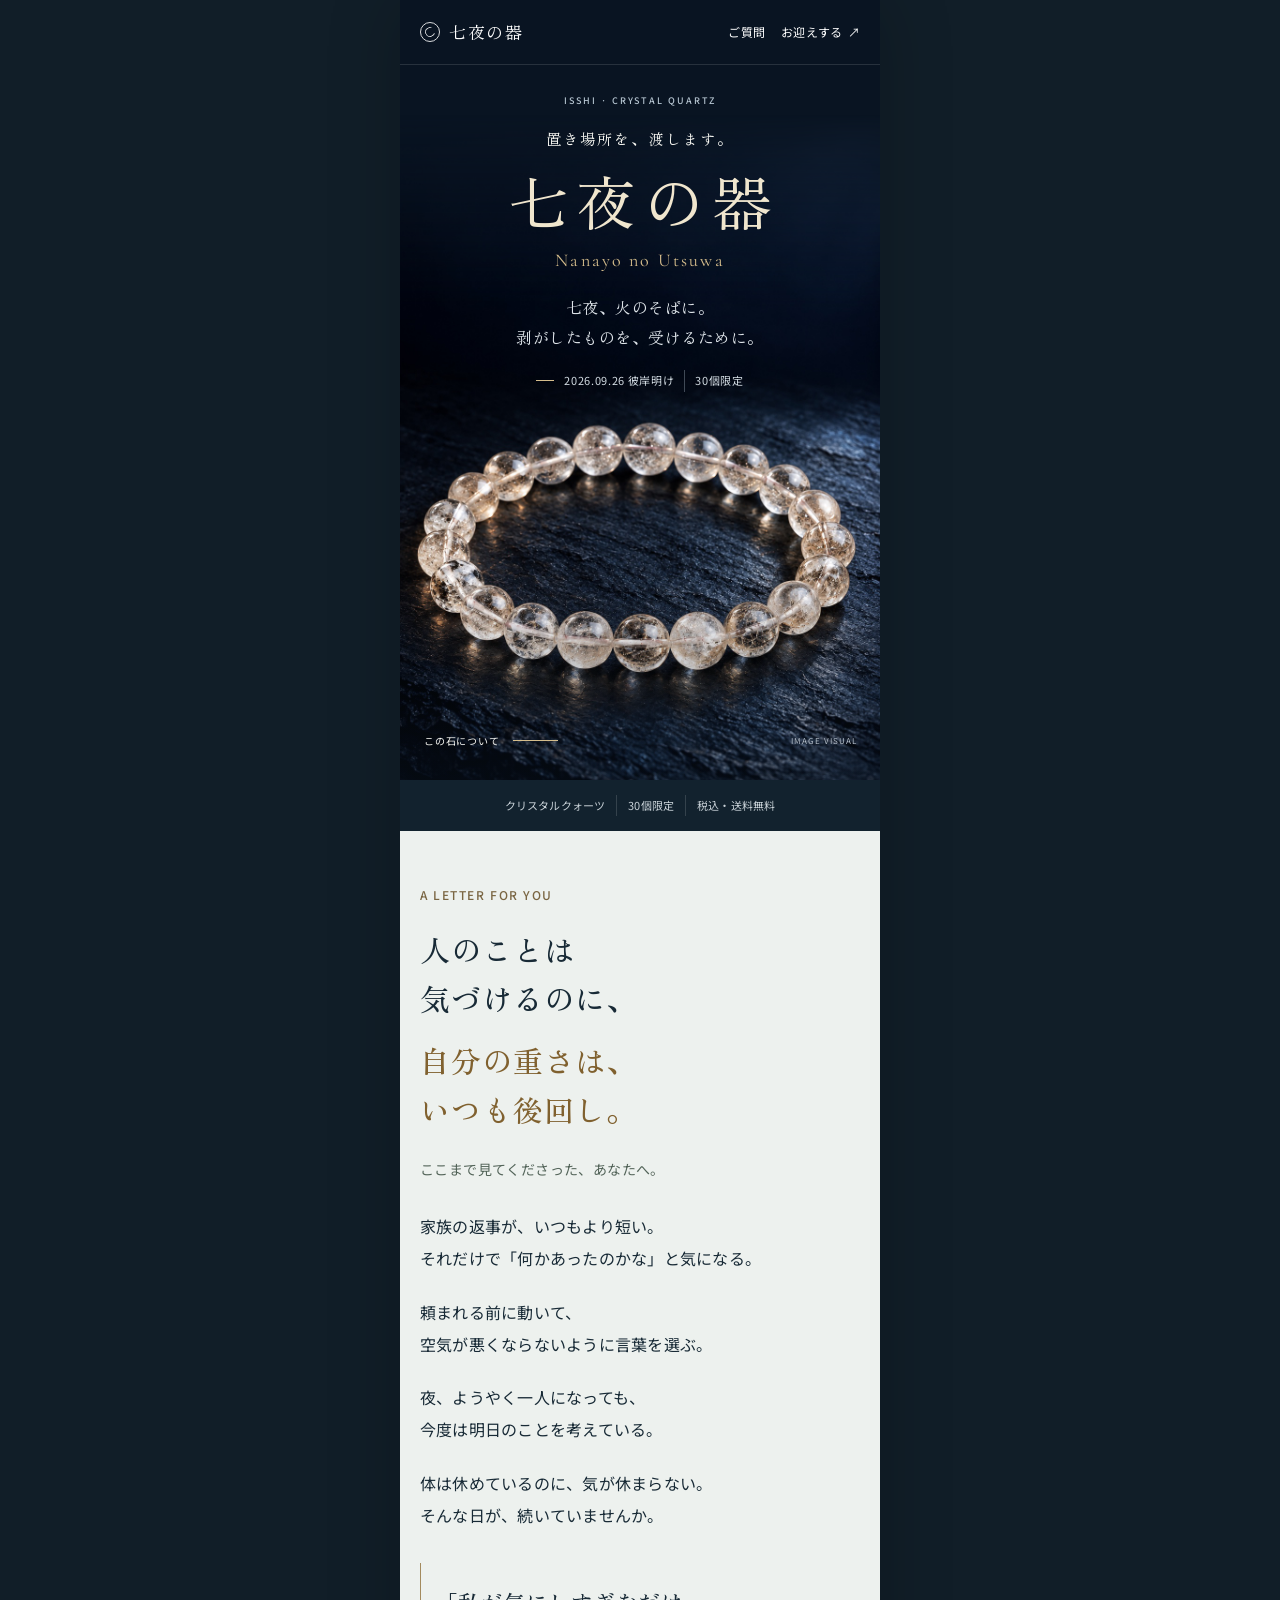
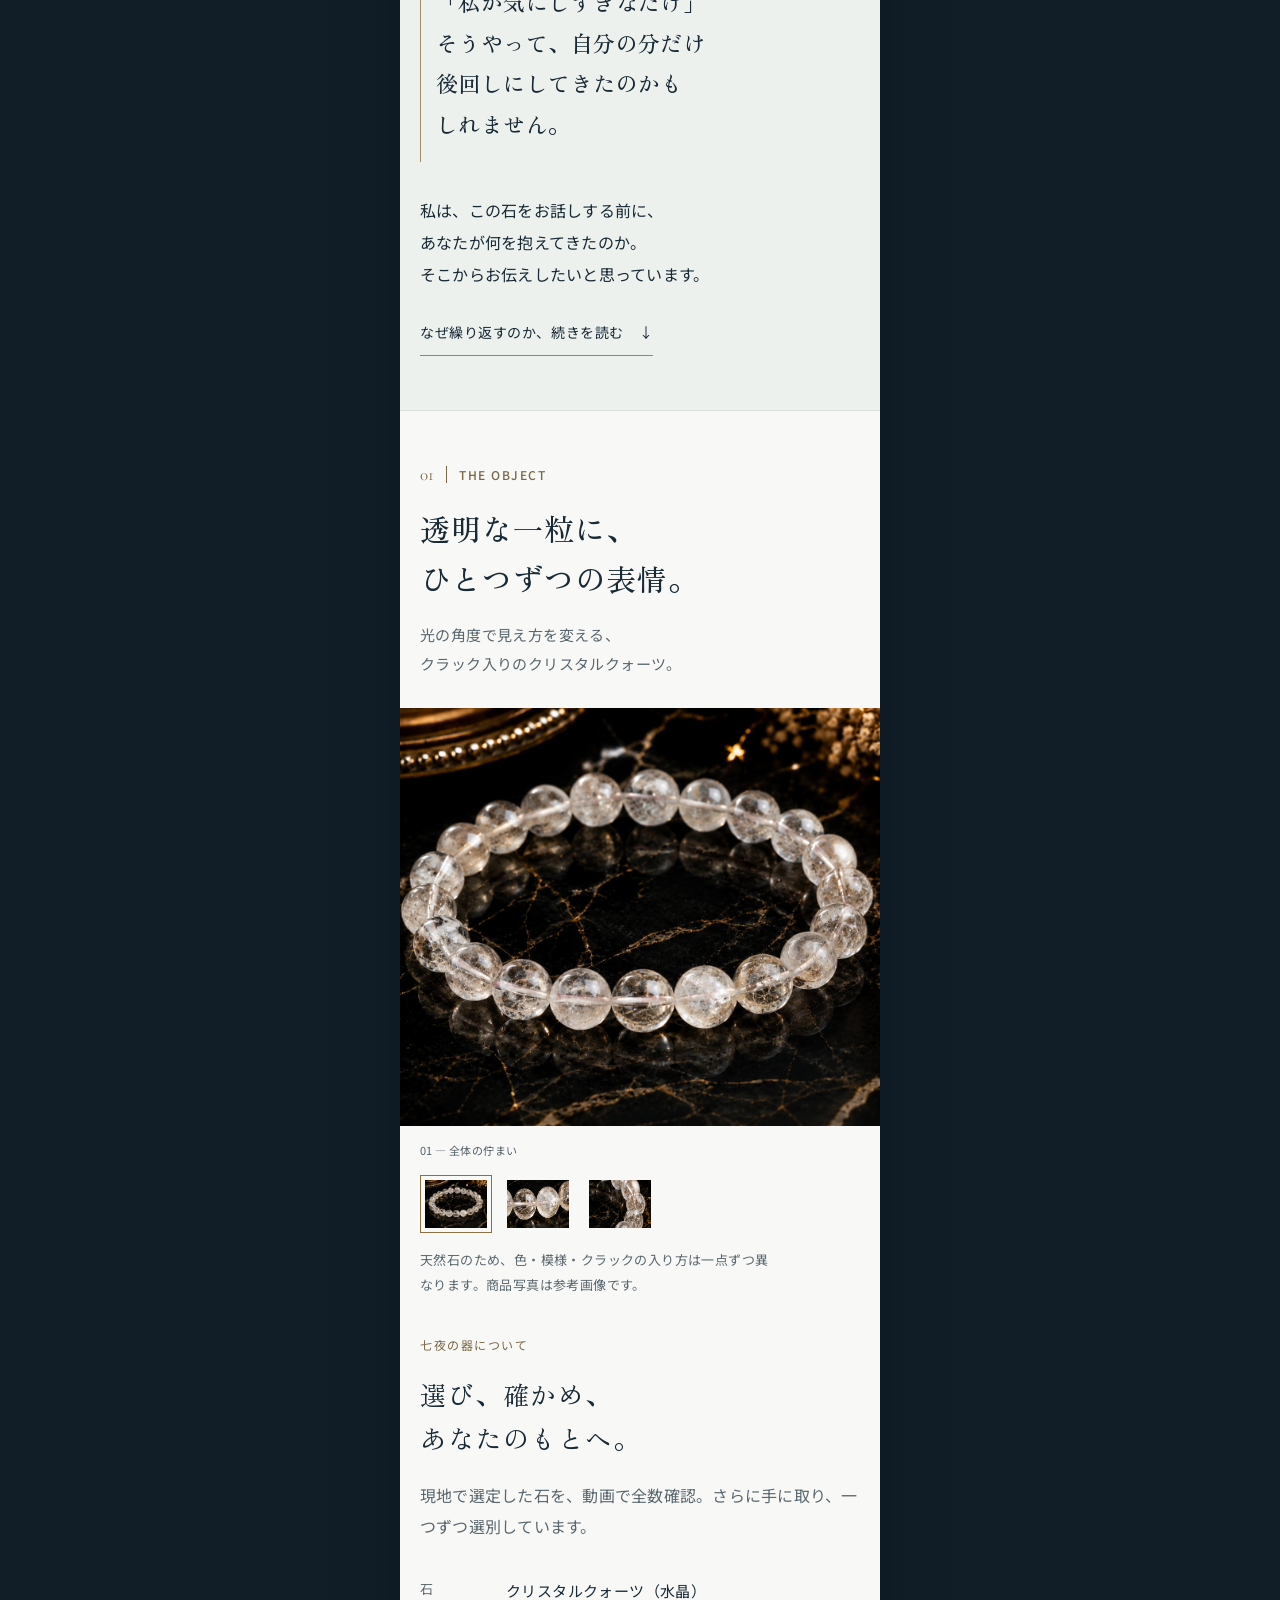
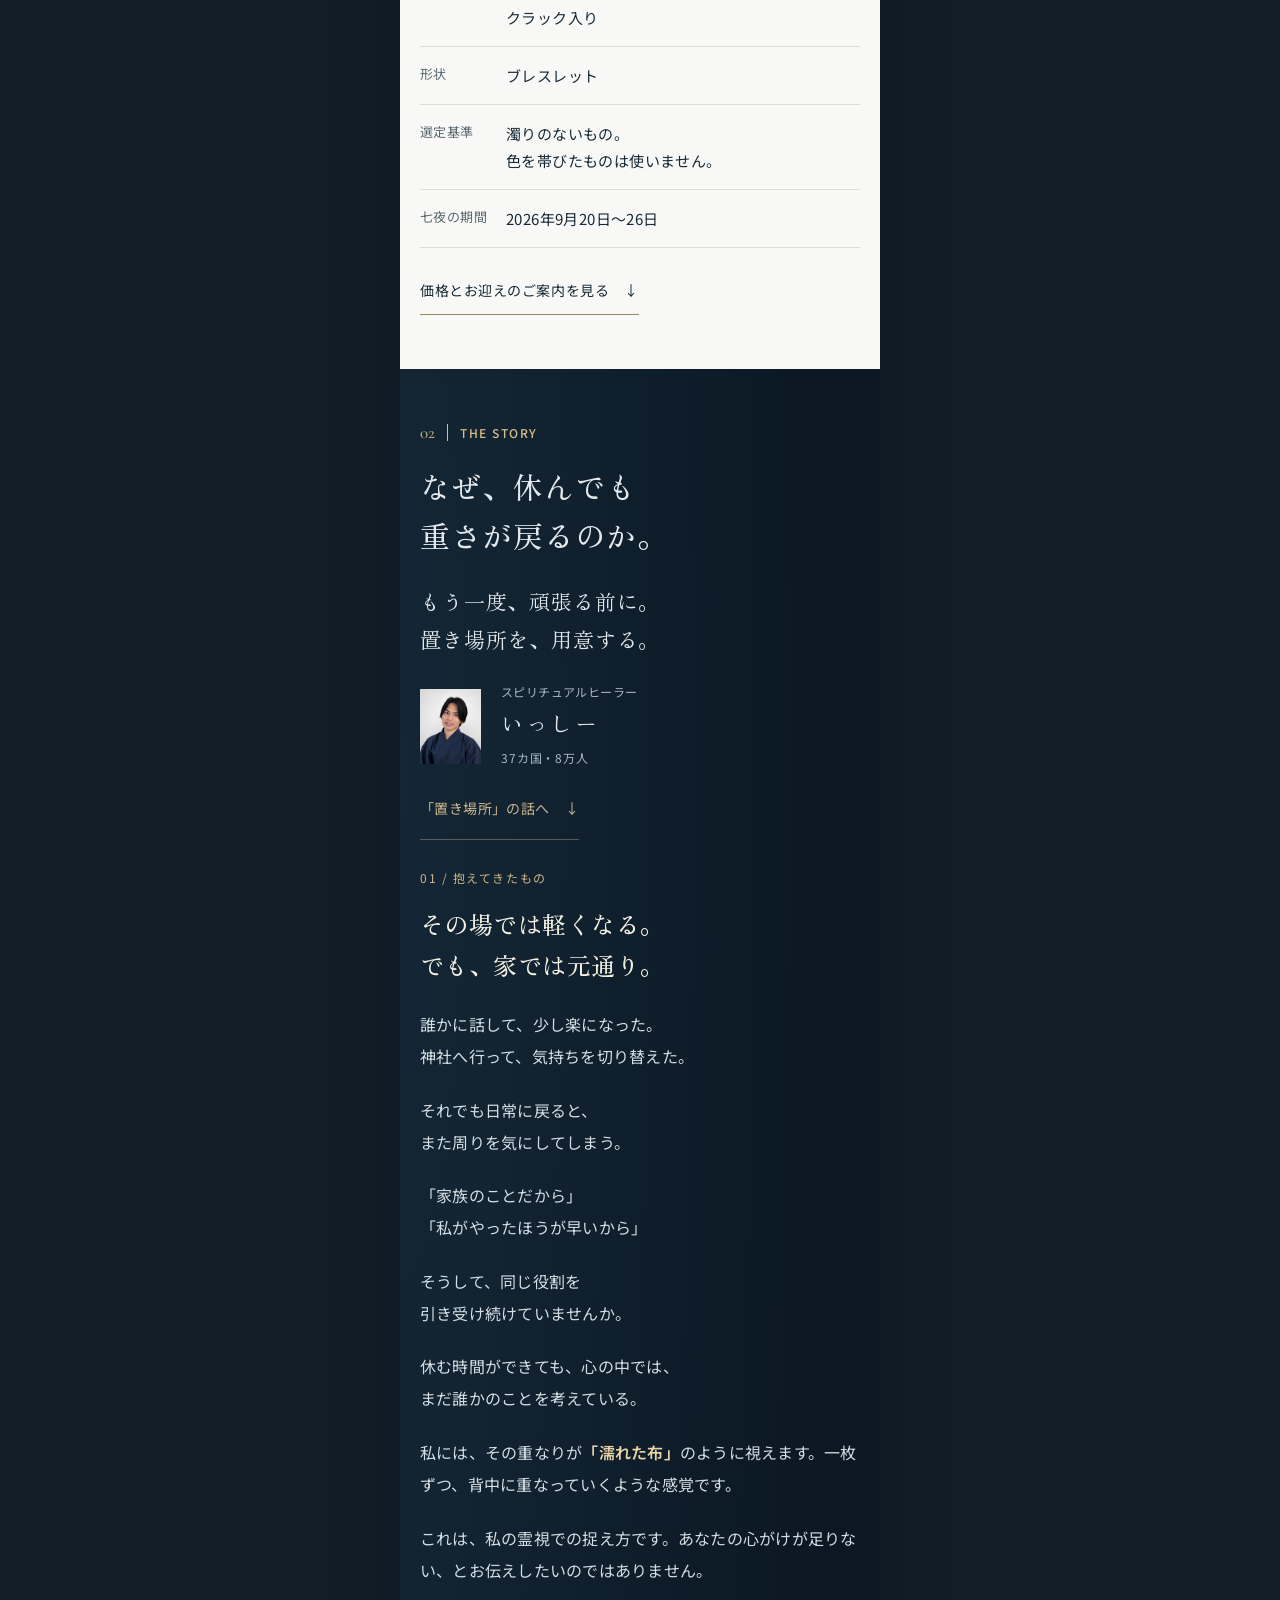
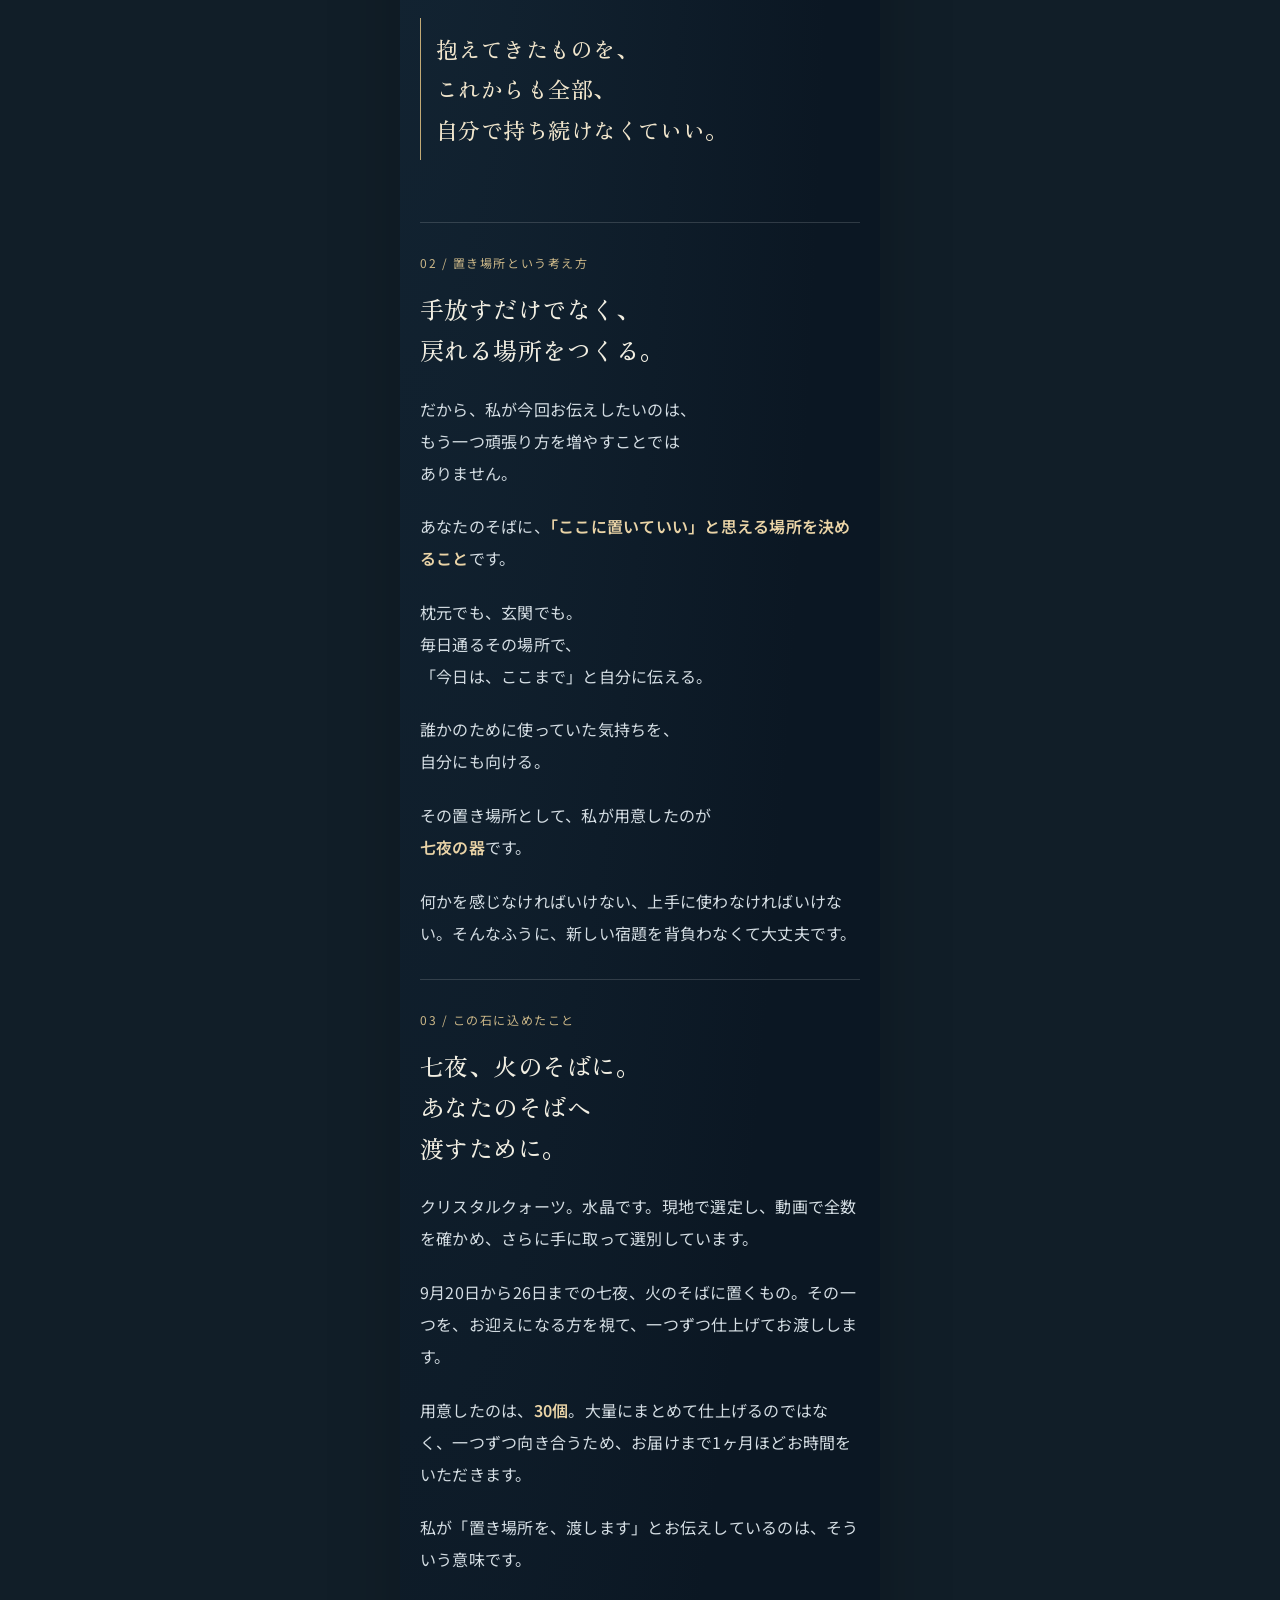
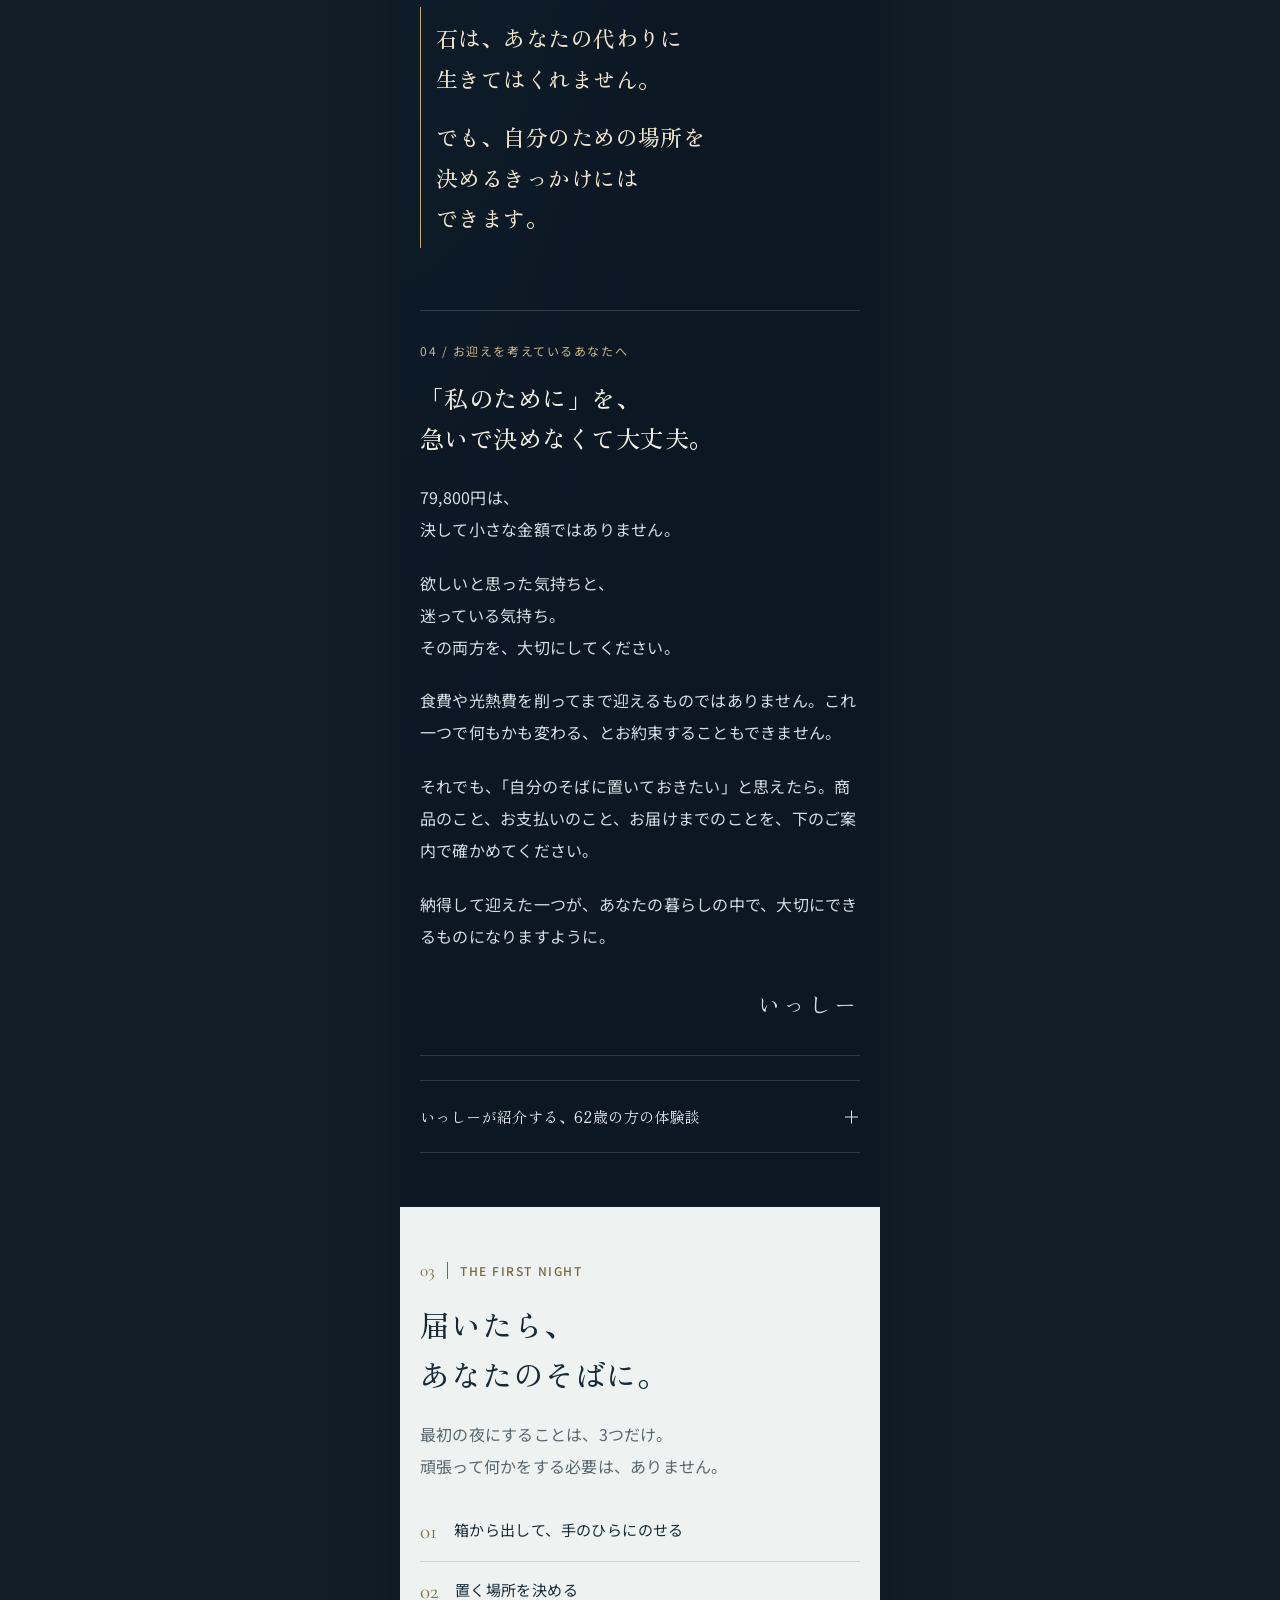
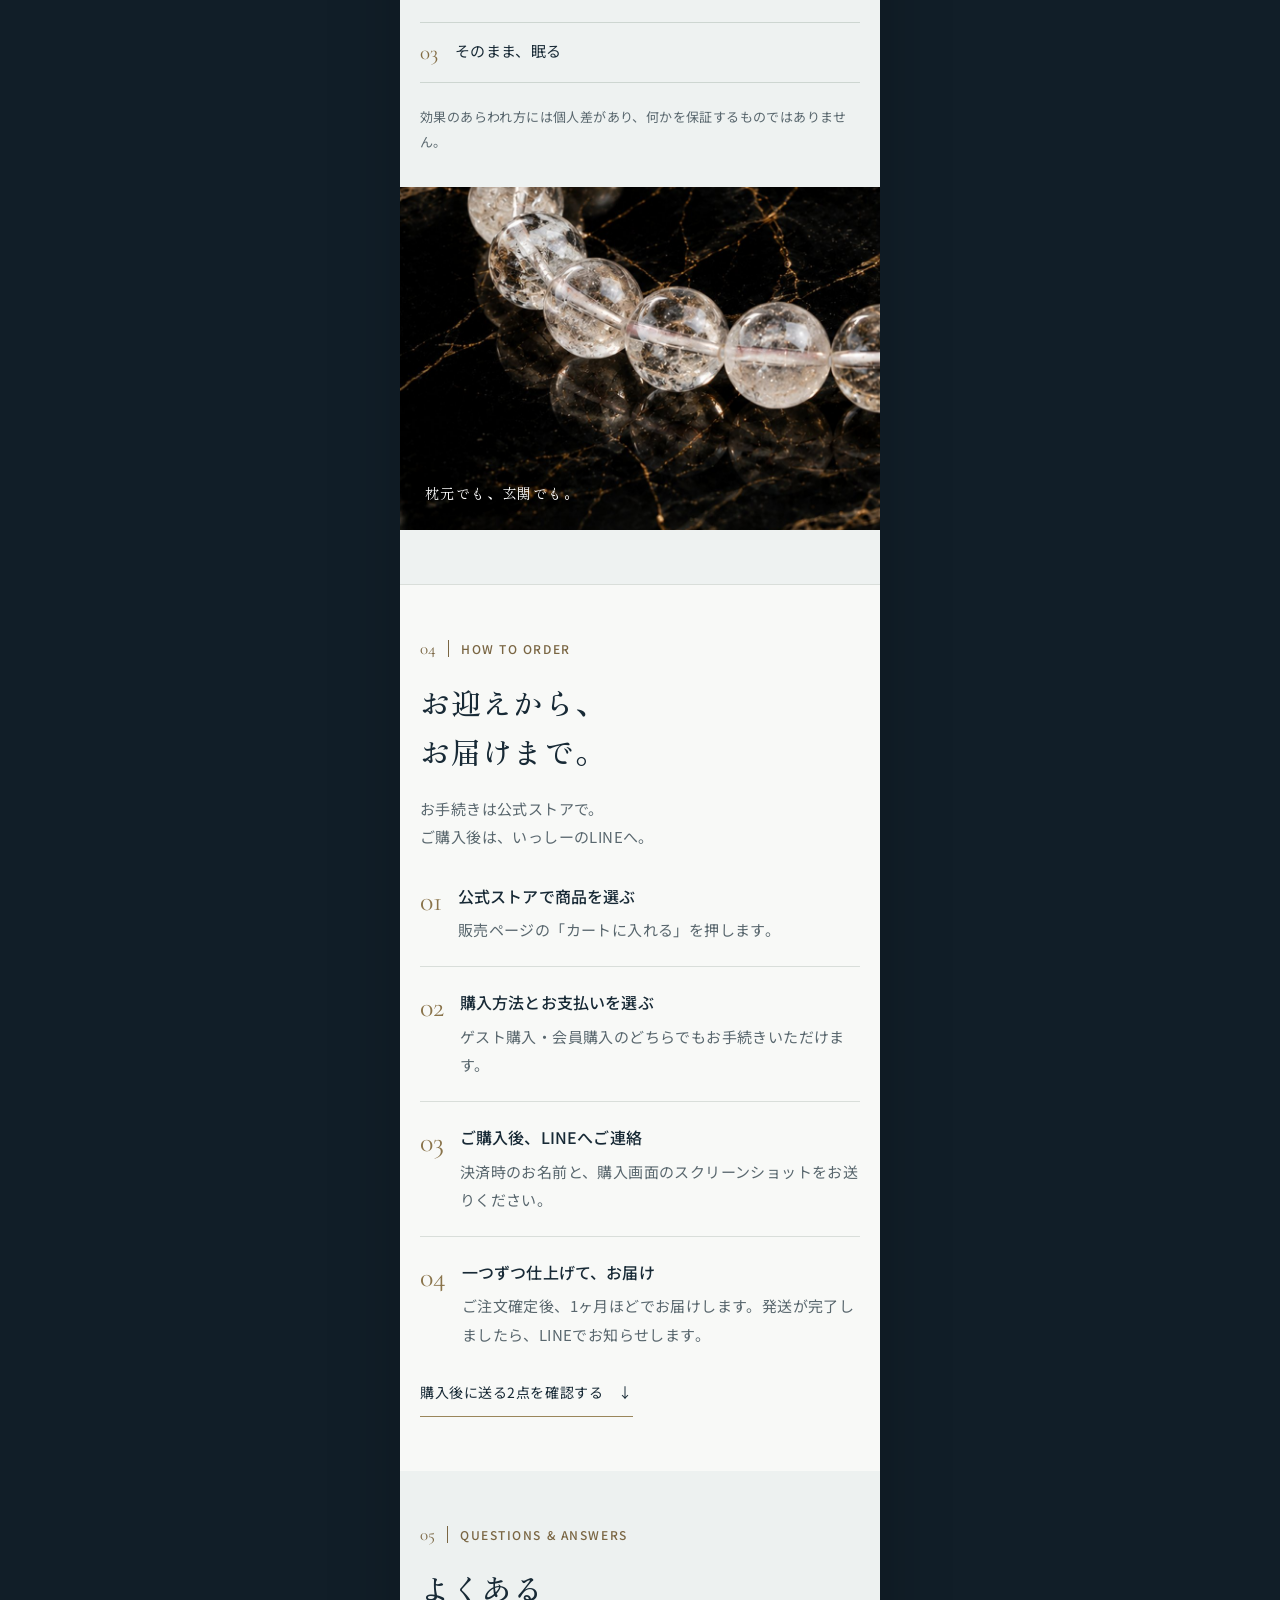
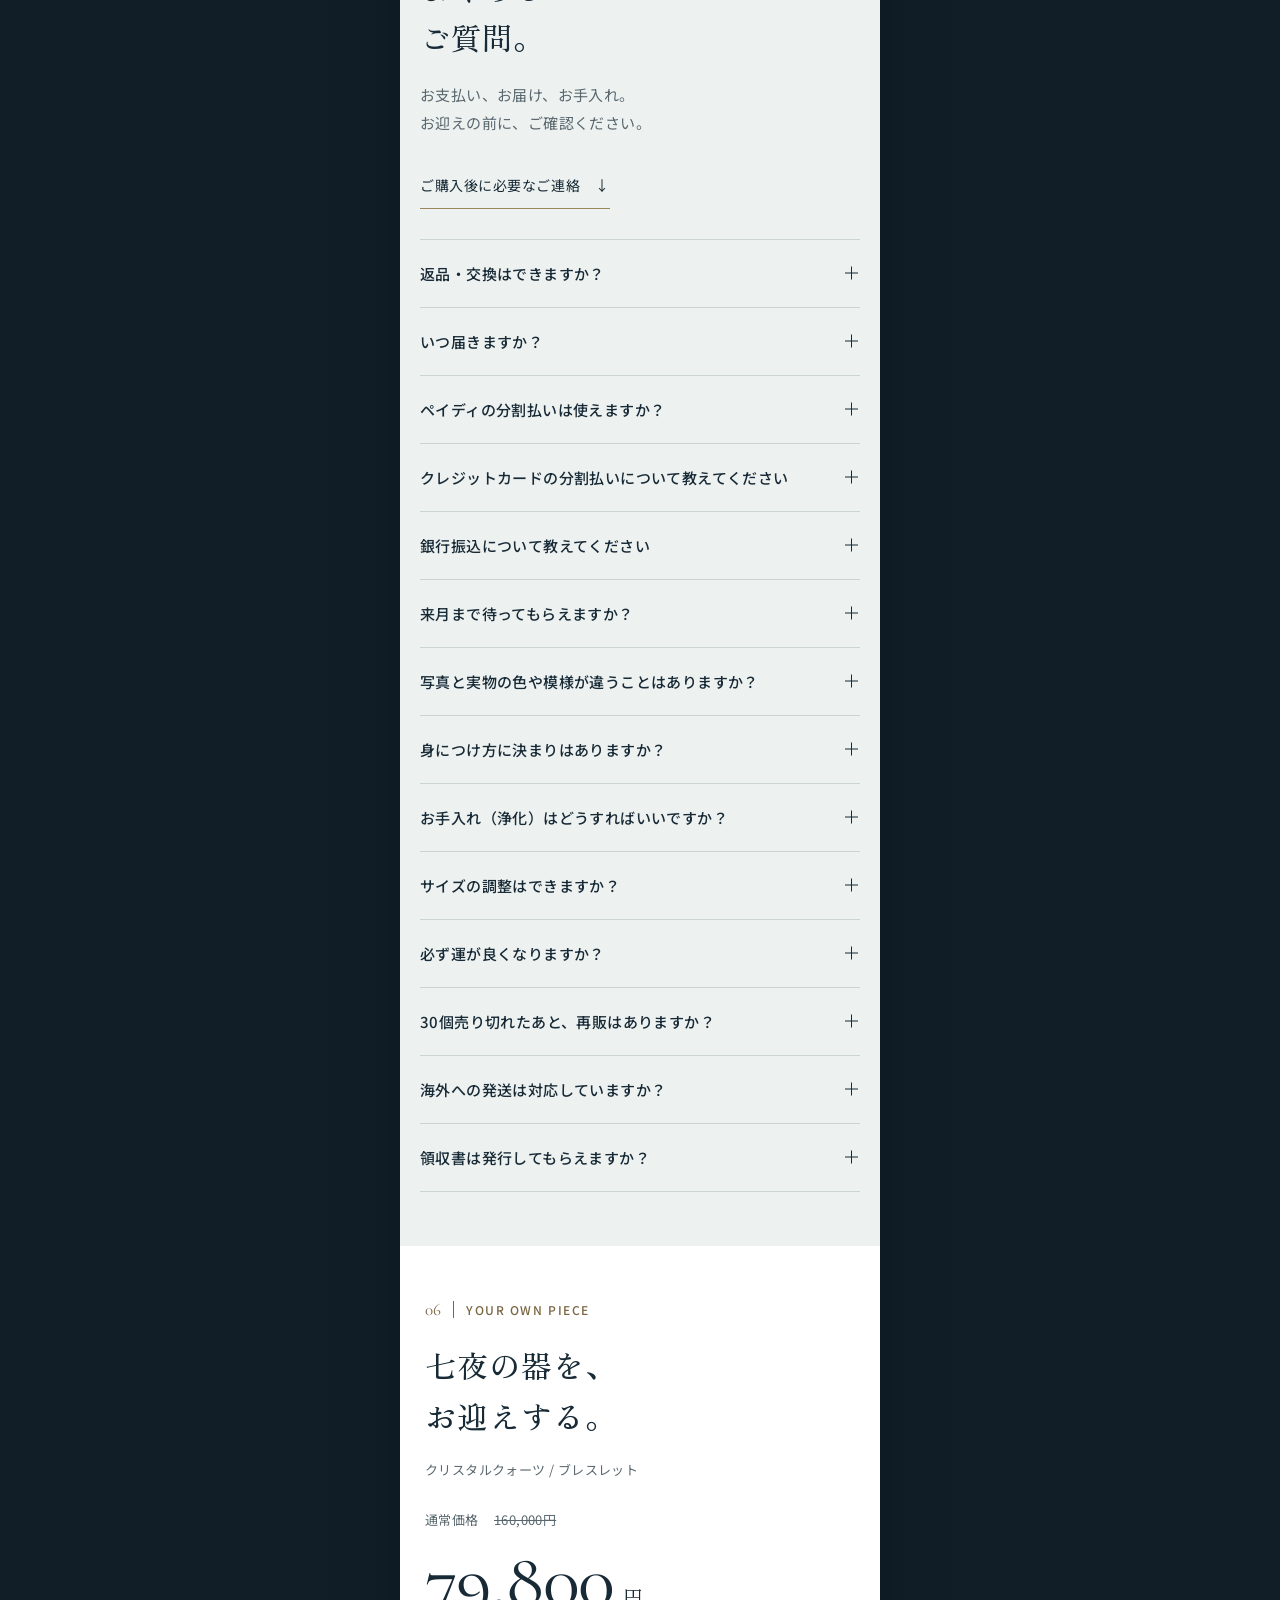
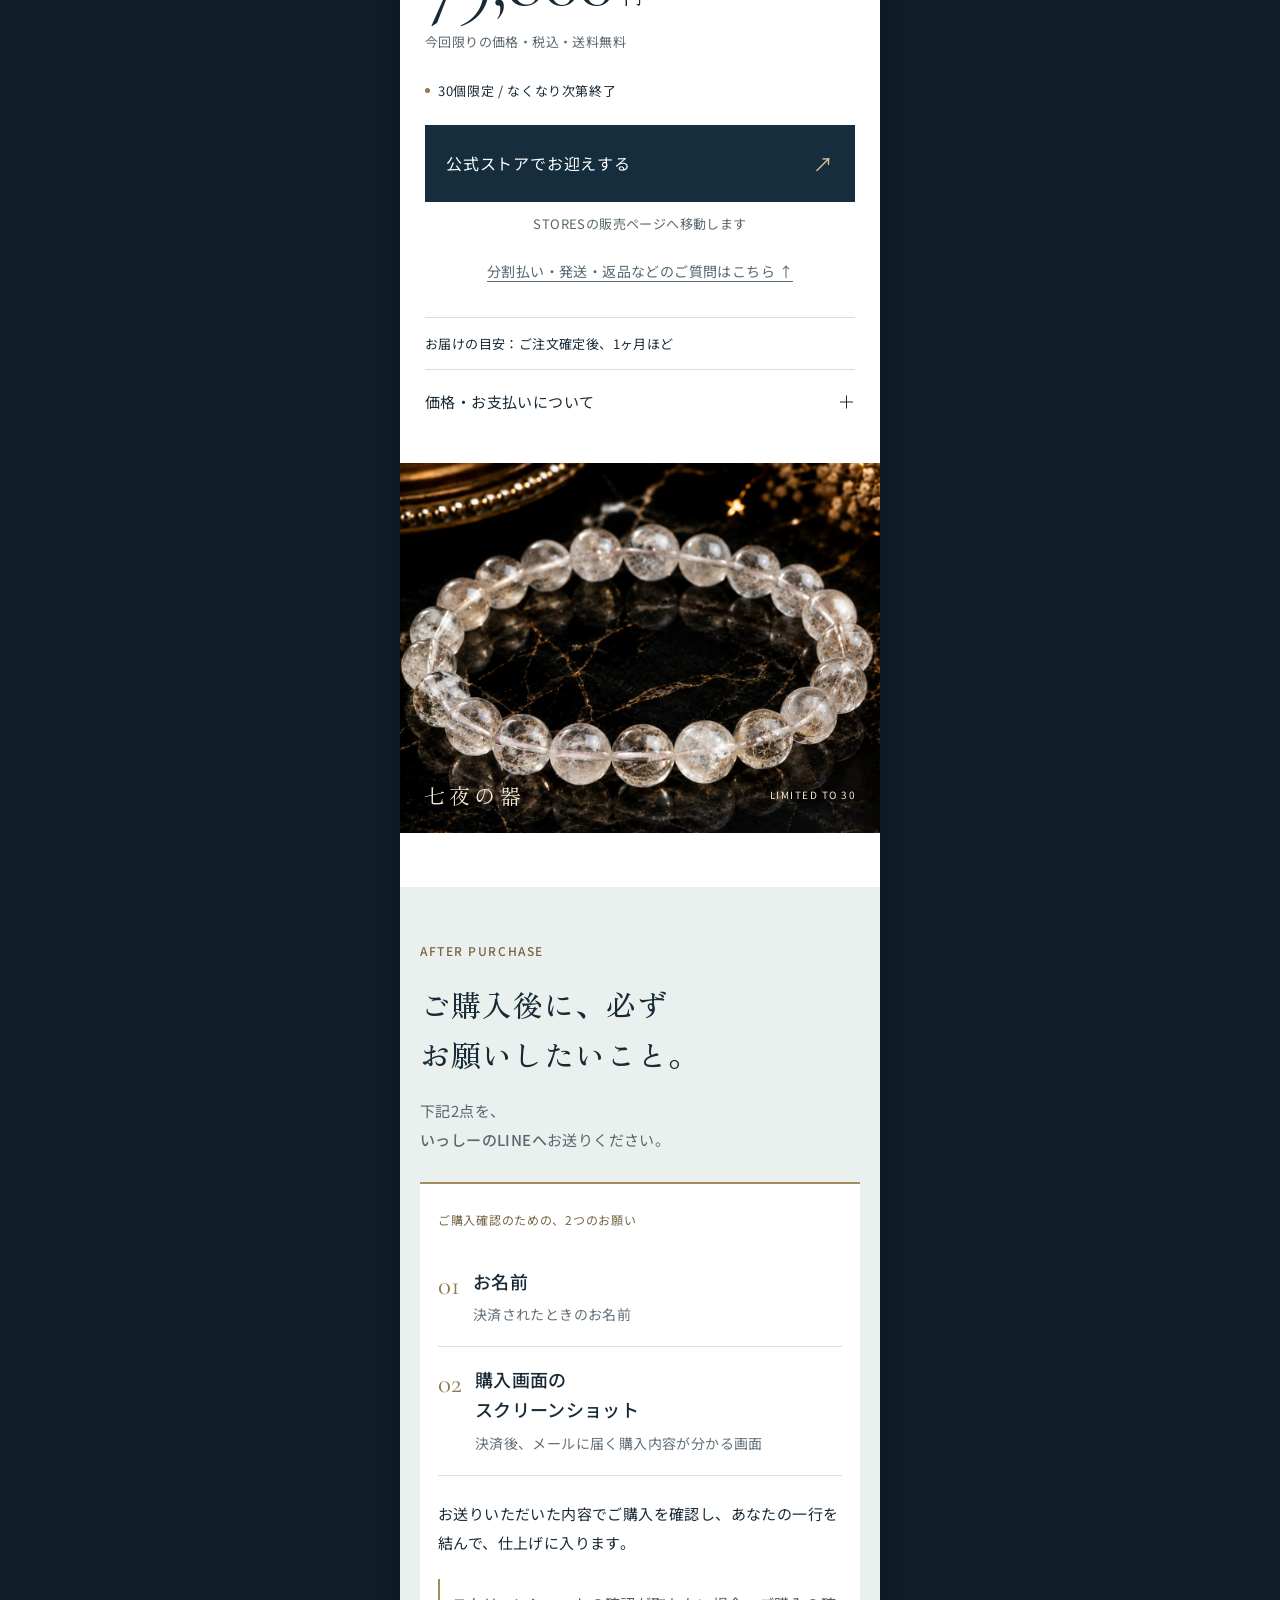
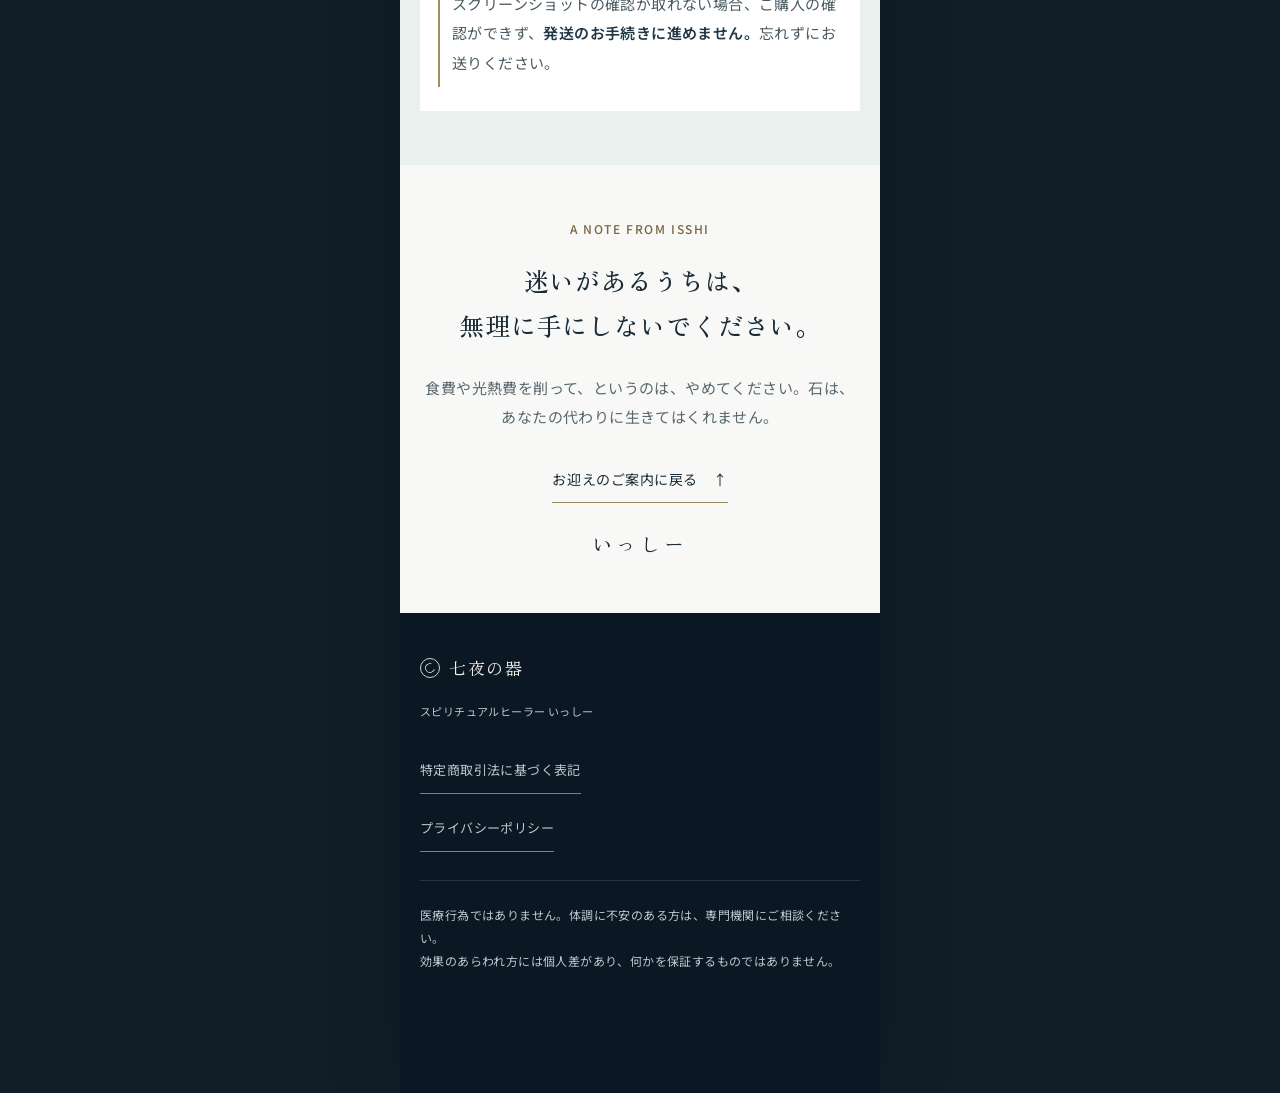
<file: index.html>
<!doctype html>
<html lang="ja">
<head>
<meta charset="utf-8">
<meta name="viewport" content="width=device-width,initial-scale=1,viewport-fit=cover">
<meta name="theme-color" content="#0b1723">
<meta name="robots" content="noindex">
<meta name="description" content="七夜の器。クリスタルクォーツのブレスレットを、いっしーからあなたへ。商品の特徴、お迎えの流れ、ご購入前のご案内をご覧いただけます。">
<title>七夜の器｜置き場所を、渡します</title>
<link rel="preconnect" href="https://fonts.googleapis.com">
<link rel="preconnect" href="https://fonts.gstatic.com" crossorigin>
<link href="https://fonts.googleapis.com/css2?family=Zen+Old+Mincho:wght@400;500;600&family=Noto+Sans+JP:wght@400;500;600&family=Cormorant+Garamond:wght@400;500&display=swap" rel="stylesheet">
<link rel="preload" as="image" href="assets/premium/hero-editorial.jpg" fetchpriority="high">
<link rel="stylesheet" href="assets/premium/style.css?v=type-20260916">
<script src="assets/premium/site.js?v=type-20260916" defer></script>
</head>
<body>
<a class="skip-link" href="#main">本文へ移動</a>
<div class="reading-progress" aria-hidden="true"></div>
<header class="site-header">
 <a class="wordmark" href="#top" aria-label="七夜の器 トップへ"><span class="brand-ring" aria-hidden="true"></span>七夜の器</a>
 <nav aria-label="ページ内ナビゲーション"><a href="#stone">商品について</a><a href="#story" class="nav-story">物語</a><a href="#faq" class="nav-faq">ご質問</a><a href="#order">お迎えする<span aria-hidden="true">↗</span></a></nav>
</header>
<main id="main">
<section class="hero" id="top" aria-labelledby="hero-title">
 <div class="hero-image"><img src="assets/premium/hero-editorial.jpg" alt="深い紺の背景に光を受ける、クラック水晶のブレスレット" width="1024" height="1536" fetchpriority="high"></div>
 <div class="hero-content">
  <p class="eyebrow">ISSHI · CRYSTAL QUARTZ</p>
  <p class="hero-intro">置き場所を、渡します。</p>
  <h1 id="hero-title">七夜の器</h1>
  <p class="hero-roman" lang="en">Nanayo no Utsuwa</p>
  <p class="hero-copy">七夜、火のそばに。<br>剥がしたものを、受けるために。</p>
  <div class="hero-edition"><span class="edition-line"></span>2026.09.26 彼岸明け<span>30個限定</span></div>
 </div>
 <a class="hero-scroll" href="#stone"><span>この石について</span><span class="scroll-line" aria-hidden="true"></span></a>
 <span class="hero-caption">IMAGE VISUAL</span>
</section>
<div class="essentials" aria-label="商品の概要"><span>クリスタルクォーツ</span><span>30個限定</span><span>税込・送料無料</span></div>
<section class="letter-opening section" id="your-state" aria-labelledby="state-title">
 <div class="container letter-opening-layout">
  <div class="reveal"><p class="eyebrow">A LETTER FOR YOU</p><h2 id="state-title">人のことは<span class="mobile-only"><br></span>気づけるのに、<br><span class="heading-emphasis">自分の重さは、<br>いつも後回し。</span></h2><p class="letter-aside">ここまで見てくださった、あなたへ。</p></div>
  <div class="letter-copy reveal"><p>家族の返事が、いつもより短い。<br>それだけで「何かあったのかな」と気になる。</p><p>頼まれる前に動いて、<br>空気が悪くならないように言葉を選ぶ。</p><p>夜、ようやく一人になっても、<br>今度は明日のことを考えている。</p><p>体は休めているのに、気が休まらない。<br>そんな日が、続いていませんか。</p><blockquote>「私が気にしすぎなだけ」<br>そうやって、自分の分だけ<br>後回しにしてきたのかも<br>しれません。</blockquote><p>私は、この石をお話しする前に、<br>あなたが何を抱えてきたのか。<br>そこからお伝えしたいと思っています。</p><a class="text-link" href="#story">なぜ繰り返すのか、続きを読む <span aria-hidden="true">↓</span></a></div>
 </div>
</section>
<section class="product section" id="stone" aria-labelledby="stone-title">
 <div class="container">
  <div class="section-heading reveal"><p class="eyebrow"><span>01</span> THE OBJECT</p><h2 id="stone-title">透明な一粒に、<br>ひとつずつの表情。</h2><p class="section-lead">光の角度で見え方を変える、<br class="mobile-only">クラック入りのクリスタルクォーツ。</p></div>
  <div class="product-layout">
   <div class="gallery reveal">
    <div class="gallery-main"><img id="gallery-image" src="assets/images/stone.jpg" alt="七夜の器の全体像" width="1400" height="1050" loading="lazy" decoding="async"></div>
    <div class="gallery-bottom"><p id="gallery-caption" aria-live="polite">01 — 全体の佇まい</p><span>CRYSTAL QUARTZ</span></div>
    <div class="gallery-thumbs" role="group" aria-label="商品写真を切り替える">
     <button type="button" class="selected" aria-pressed="true" data-image="assets/images/stone.jpg" data-caption="01 — 全体の佇まい" data-alt="七夜の器の全体像" aria-label="写真1：全体の佇まい"><img src="assets/images/stone.jpg" alt="" width="1400" height="1050" loading="lazy"></button>
     <button type="button" aria-pressed="false" data-image="assets/images/stone_close.jpg" data-caption="02 — 一粒の表情" data-alt="透明な水晶の内部に見えるクラック" aria-label="写真2：一粒の表情"><img src="assets/images/stone_close.jpg" alt="" loading="lazy"></button>
     <button type="button" aria-pressed="false" data-image="assets/images/stone_right.jpg" data-caption="03 — 光を受ける側面" data-alt="光を受けるブレスレットの側面" aria-label="写真3：光を受ける側面"><img src="assets/images/stone_right.jpg" alt="" loading="lazy"></button>
    </div>
    <p class="note">天然石のため、色・模様・クラックの入り方は一点ずつ異なります。商品写真は参考画像です。</p>
   </div>
   <div class="product-description reveal">
    <p class="small-label">七夜の器について</p><h3>選び、確かめ、<br>あなたのもとへ。</h3>
    <p>現地で選定した石を、動画で全数確認。さらに手に取り、一つずつ選別しています。</p>
    <dl class="specs"><div><dt>石</dt><dd>クリスタルクォーツ（水晶）<br>クラック入り</dd></div><div><dt>形状</dt><dd>ブレスレット</dd></div><div><dt>選定基準</dt><dd>濁りのないもの。<br>色を帯びたものは使いません。</dd></div><div><dt>七夜の期間</dt><dd>2026年9月20日〜26日</dd></div></dl>
    <a class="text-link" href="#order">価格とお迎えのご案内を見る <span aria-hidden="true">↓</span></a>
   </div>
  </div>
 </div>
</section>
<section class="story section sales-letter" id="story" aria-labelledby="story-title">
 <div class="container story-layout">
  <div class="story-intro reveal"><p class="eyebrow"><span>02</span> THE STORY</p><h2 id="story-title">なぜ、休んでも<br>重さが戻るのか。</h2><p class="story-lead">もう一度、頑張る前に。<br>置き場所を、用意する。</p><div class="signature"><img src="assets/images/isshi.jpg" alt="いっしー" width="120" height="120" loading="lazy"><div><span>スピリチュアルヒーラー</span><strong>いっしー</strong><small>37カ国・8万人</small></div></div><a class="letter-index" href="#the-place">「置き場所」の話へ <span aria-hidden="true">↓</span></a></div>
  <div class="letter-body">
   <article class="letter-chapter reveal"><p class="chapter-number">01 / 抱えてきたもの</p><h3>その場では軽くなる。<br>でも、家では元通り。</h3><p>誰かに話して、少し楽になった。<br>神社へ行って、気持ちを切り替えた。</p><p>それでも日常に戻ると、<br>また周りを気にしてしまう。</p><p>「家族のことだから」<br>「私がやったほうが早いから」</p><p>そうして、同じ役割を<br>引き受け続けていませんか。</p><p>休む時間ができても、心の中では、<br>まだ誰かのことを考えている。</p><p>私には、その重なりが<strong>「濡れた布」</strong>のように視えます。一枚ずつ、背中に重なっていくような感覚です。</p><p>これは、私の霊視での捉え方です。あなたの心がけが足りない、とお伝えしたいのではありません。</p><blockquote>抱えてきたものを、<br>これからも全部、<br>自分で持ち続けなくていい。</blockquote></article>
   <article class="letter-chapter reveal" id="the-place"><p class="chapter-number">02 / 置き場所という考え方</p><h3>手放すだけでなく、<br>戻れる場所をつくる。</h3><p>だから、私が今回お伝えしたいのは、<br>もう一つ頑張り方を増やすことでは<br>ありません。</p><p>あなたのそばに、<strong>「ここに置いていい」と思える場所を決めること</strong>です。</p><p>枕元でも、玄関でも。<br>毎日通るその場所で、<br>「今日は、ここまで」と自分に伝える。</p><p>誰かのために使っていた気持ちを、<br>自分にも向ける。</p><p>その置き場所として、私が用意したのが<br><strong>七夜の器</strong>です。</p><p>何かを感じなければいけない、上手に使わなければいけない。そんなふうに、新しい宿題を背負わなくて大丈夫です。</p></article>
   <article class="letter-chapter reveal"><p class="chapter-number">03 / この石に込めたこと</p><h3>七夜、火のそばに。<br>あなたのそばへ<br>渡すために。</h3><p>クリスタルクォーツ。水晶です。現地で選定し、動画で全数を確かめ、さらに手に取って選別しています。</p><p>9月20日から26日までの七夜、火のそばに置くもの。その一つを、お迎えになる方を視て、一つずつ仕上げてお渡しします。</p><p>用意したのは、<strong>30個</strong>。大量にまとめて仕上げるのではなく、一つずつ向き合うため、お届けまで1ヶ月ほどお時間をいただきます。</p><p>私が「置き場所を、渡します」とお伝えしているのは、そういう意味です。</p><blockquote>石は、あなたの代わりに<br>生きてはくれません。<br><span class="quote-pause">でも、自分のための場所を<br>決めるきっかけには<br>できます。</span></blockquote></article>
   <article class="letter-chapter reveal"><p class="chapter-number">04 / お迎えを考えているあなたへ</p><h3>「私のために」を、<br>急いで決めなくて大丈夫。</h3><p>79,800円は、<br>決して小さな金額ではありません。</p><p>欲しいと思った気持ちと、<br>迷っている気持ち。<br>その両方を、大切にしてください。</p><p>食費や光熱費を削ってまで迎えるものではありません。これ一つで何もかも変わる、とお約束することもできません。</p><p>それでも、「自分のそばに置いておきたい」と思えたら。商品のこと、お支払いのこと、お届けまでのことを、下のご案内で確かめてください。</p><p>納得して迎えた一つが、あなたの暮らしの中で、大切にできるものになりますように。</p><p class="letter-sign">いっしー</p></article>
   <div class="letter-experience reveal"><details class="story-chapter"><summary>いっしーが紹介する、62歳の方の体験談<span class="plus" aria-hidden="true"></span></summary><div class="chapter-body"><p>夫の親の介護をしながら、パートに出て、家に帰ればまた家事。誰にも文句を言わず、10年。</p>
<p>その方が書いてきた一行は、<strong>「もう、何も感じません」</strong>でした。</p>
<p>背中を視ました。布が、7枚。そのうち5枚は、その方のものではありませんでした。</p>
<p>ご主人の分。お義母さんの分。実のお母さんの分。それから、名前も知らない、どなたかの分。</p>
<p>その方がしたことは、枕元に置いた。それだけです。</p>
<p>3日後、連絡が来ました。<strong>「10年ぶりに、朝まで眠れました」</strong></p>
<p>そして、3週間後。<strong>20年、口をきいていなかった義理の妹さん</strong>から、電話が来たそうです。理由は、なかったそうです。ただ、急に声が聞きたくなった、と。</p>
<p>背中の5枚のうち、いちばん下の1枚が、その妹さんのものでした。でも私は、妹さんの話を一度もしていません。</p>
<p>「いっしーさん。私、10年ぶりに、笑いました」</p>
<p>その方は、何かを新しく手に入れたんじゃありません。20年、電話は来なかったんじゃなくて、来られなかった。布が、ふさいでいたので。</p>
<p>流れは、切れていません。あなたにも、ずっと通っています。</p>
<p>次にこの石を手にするのは、鑑定で選ばれた、あなたです。</p><p class="note">個人の体験であり、同様の結果を保証するものではありません。</p></div></details></div>
  </div>
 </div>
</section>
<section class="ritual section" aria-labelledby="ritual-title">
 <div class="container ritual-layout">
  <figure class="ritual-photo reveal"><img src="assets/images/stone_corner.jpg" alt="静かな場所に置いた七夜の器" width="1000" height="800" loading="lazy" decoding="async"><figcaption>枕元でも、玄関でも。</figcaption></figure>
  <div class="ritual-content reveal"><p class="eyebrow"><span>03</span> THE FIRST NIGHT</p><h2 id="ritual-title">届いたら、<br>あなたのそばに。</h2><p>最初の夜にすることは、3つだけ。<br>頑張って何かをする必要は、ありません。</p><ol class="ritual-steps"><li><span>01</span>箱から出して、手のひらにのせる</li><li><span>02</span>置く場所を決める</li><li><span>03</span>そのまま、眠る</li></ol><p class="note">効果のあらわれ方には個人差があり、何かを保証するものではありません。</p></div>
 </div>
</section>

<section class="guide section" id="guide" aria-labelledby="guide-title">
 <div class="container guide-layout">
  <div class="reveal"><p class="eyebrow"><span>04</span> HOW TO ORDER</p><h2 id="guide-title">お迎えから、<br>お届けまで。</h2><p class="section-lead">お手続きは公式ストアで。<br>ご購入後は、いっしーのLINEへ。</p></div>
  <div class="reveal"><ol class="order-steps"><li><span class="step-number">01</span><div><h3>公式ストアで商品を選ぶ</h3><p>販売ページの「カートに入れる」を押します。</p></div></li><li><span class="step-number">02</span><div><h3>購入方法とお支払いを選ぶ</h3><p>ゲスト購入・会員購入のどちらでもお手続きいただけます。</p></div></li><li><span class="step-number">03</span><div><h3>ご購入後、LINEへご連絡</h3><p>決済時のお名前と、購入画面のスクリーンショットをお送りください。</p></div></li><li><span class="step-number">04</span><div><h3>一つずつ仕上げて、お届け</h3><p>ご注文確定後、1ヶ月ほどでお届けします。発送が完了しましたら、LINEでお知らせします。</p></div></li></ol>
  <a class="text-link" href="#after-purchase">購入後に送る2点を確認する <span aria-hidden="true">↓</span></a>
  </div>
 </div>
</section>
<section class="faq section" id="faq" aria-labelledby="faq-title"><div class="container faq-layout"><div class="reveal"><p class="eyebrow"><span>05</span> QUESTIONS &amp; ANSWERS</p><h2 id="faq-title">よくある<br>ご質問。</h2><p class="section-lead">お支払い、お届け、お手入れ。<br>お迎えの前に、ご確認ください。</p><a class="text-link" href="#after-purchase">ご購入後に必要なご連絡 <span aria-hidden="true">↓</span></a></div><div class="faq-list"><details><summary>返品・交換はできますか？<span class="plus" aria-hidden="true"></span></summary><div class="an"><p>この石は一つずつ、お迎えになる方を視て仕上げている1点ものです。そのため、<strong>お客様のご都合による返品・交換はお受けできません。</strong></p><p>迷いがあるうちは、無理に手にしないでください。納得してお迎えいただければと思っています。</p><p>お届けの際の破損など、明らかな不備があった場合は、<strong>商品到着後7日以内に、いっしーのLINEへ</strong>ご連絡ください。</p></div></details>
<details><summary>いつ届きますか？<span class="plus" aria-hidden="true"></span></summary><div class="an"><p>ご注文確定後、<strong>1ヶ月ほど</strong>でお届けします。一つずつ仕上げるため、お時間をいただいています。</p><p>ご購入後は、決済時のお名前と購入画面のスクリーンショットを、いっしーのLINEへお送りください。確認が取れない場合、発送のお手続きに進めません。</p><p>発送が完了しましたら、LINEでお知らせします。</p></div></details>
<details><summary>ペイディの分割払いは使えますか？<span class="plus" aria-hidden="true"></span></summary><div class="an"><p><strong>STORESネットショップでは、ペイディの3回・6回・12回の分割あと払いはご利用いただけません。</strong></p><p>分割払いをご希望の場合は、クレジットカードでお支払いいただき、ご自身でカード会社の「あとから分割」などのサービスをお手続きください。</p><p>変更できるかどうかは、カード会社やご契約によって異なります。ご購入前に、次の「クレジットカードの分割払い」のご案内をご確認ください。</p></div></details>
<details><summary>クレジットカードの分割払いについて教えてください<span class="plus" aria-hidden="true"></span></summary><div class="an"><p>分割払いをご希望の方は、<strong>ご購入前に、お持ちのカードで「あとから分割」が利用できるか</strong>をカード会社へご確認ください。</p><p>利用できる場合は、クレジットカードでお支払い後、カード会社のアプリ・会員サイト等から、ご自身で変更のお手続きをお願いいたします。当ストアから変更することはできません。</p><p>利用可否・分割回数・手数料・お申し込み期限は、カード会社やご契約によって異なります。</p></div></details>
<details><summary>銀行振込について教えてください<span class="plus" aria-hidden="true"></span></summary><div class="an"><p>銀行振込でのお支払いに対応しています。振込先はSTORESの口座です。</p><p>ご注文後、STORESからお送りするメールに記載された振込先・お支払い期限をご確認のうえ、お振込みください。</p><p>振込手数料はお客様のご負担となります。</p></div></details>
<details><summary>来月まで待ってもらえますか？<span class="plus" aria-hidden="true"></span></summary><div class="an"><p>本商品は30個限定のため、<strong>翌月までのお取り置き・在庫の確保は承っておりません。</strong></p><p>在庫がなくなり次第、販売終了となります。ご購入されるタイミングで、公式ストアの在庫状況をご確認ください。</p></div></details>
<details><summary>写真と実物の色や模様が違うことはありますか？<span class="plus" aria-hidden="true"></span></summary><div class="an"><p>天然石のため、色・模様・クラックの入り方は一点ずつ異なります。</p><p>掲載している商品写真は参考画像です。メインビジュアルはイメージ画像となります。ご利用の画面や環境により、実物の色と異なって見えることがあります。</p><p>到着時の破損など、明らかな不備については「返品・交換」のご案内をご確認ください。</p></div></details>
<details><summary>身につけ方に決まりはありますか？<span class="plus" aria-hidden="true"></span></summary><div class="an"><p>ブレスレットとして身につけても、枕元や玄関などに置いても構いません。つけていないと意味がない、ということはありません。</p><p>あなたが落ち着ける場所を決めて、そこに置いてください。持ち歩いた日は、決めた場所へ戻してあげてください。</p></div></details>
<details><summary>お手入れ（浄化）はどうすればいいですか？<span class="plus" aria-hidden="true"></span></summary><div class="an"><p>七夜の器は、こちらで浄化を済ませてお届けします。<strong>追加の浄化や、塩・お香を使うことは必要ありません。</strong></p><p>汚れが気になるときは、乾いた柔らかい布で拭いてください。長時間の水濡れや、直射日光に長時間さらすことは避けてください。</p></div></details>
<details><summary>サイズの調整はできますか？<span class="plus" aria-hidden="true"></span></summary><div class="an"><p>申し訳ありません。<strong>サイズのご調整は承っておりません。</strong></p><p>手首に合うか気になる場合は、ご購入前にいっしーのLINEへお問い合わせください。身につけず、枕元や玄関に置いてお使いいただくこともできます。</p></div></details>
<details><summary>必ず運が良くなりますか？<span class="plus" aria-hidden="true"></span></summary><div class="an"><p><strong>効果のあらわれ方には個人差があり、何かを保証するものではありません。</strong></p><p>医療行為ではありません。体調に不安がある場合は、専門機関へご相談ください。ご自身の暮らしを大切にしながら、お迎えをお考えください。</p></div></details>
<details><summary>30個売り切れたあと、再販はありますか？<span class="plus" aria-hidden="true"></span></summary><div class="an"><p>今回ご案内している七夜の器は、<strong>再販の予定はありません。</strong></p><p>30個の在庫がなくなり次第、販売終了となります。</p></div></details>
<details><summary>海外への発送は対応していますか？<span class="plus" aria-hidden="true"></span></summary><div class="an"><p>申し訳ございません。<strong>国内発送のみ</strong>の対応となっており、海外への発送には対応しておりません。</p></div></details>
<details><summary>領収書は発行してもらえますか？<span class="plus" aria-hidden="true"></span></summary><div class="an"><p>申し訳ございません。<strong>当ストアでは領収書の発行に対応しておりません。</strong></p><p>ご購入の記録として、STORESからの注文確認メールを保管してください。銀行振込をご利用の場合は、振込控えもあわせて保管をお願いいたします。</p></div></details></div></div></section>
<section class="offer section" id="order" aria-labelledby="order-title">
 <div class="container offer-layout">
  <div class="offer-visual reveal"><img src="assets/images/stone.jpg" alt="七夜の器 クリスタルクォーツのブレスレット" width="1400" height="1050" loading="lazy" decoding="async"><div class="offer-visual-caption"><span>七夜の器</span><span>LIMITED TO 30</span></div></div>
  <div class="offer-details reveal"><p class="eyebrow"><span>06</span> YOUR OWN PIECE</p><h2 id="order-title">七夜の器を、<br>お迎えする。</h2><p class="offer-type">クリスタルクォーツ / ブレスレット</p><p class="normal-price">通常価格 <s>160,000円</s></p><div class="price"><span>79,800</span><small>円</small></div><p class="price-note">今回限りの価格・税込・送料無料</p><p class="availability"><span aria-hidden="true"></span>30個限定 / なくなり次第終了</p><a class="button primary" href="https://pmsdqb4c2p0emj0yagvc.stores.jp/items/6a978231ebcaaf1a2f7be50d">公式ストアでお迎えする <span aria-hidden="true">↗</span></a><p class="secure-note">STORESの販売ページへ移動します</p><a class="order-faq-link" href="#faq">分割払い・発送・返品などのご質問はこちら <span aria-hidden="true">↑</span></a><p class="delivery-note">お届けの目安：ご注文確定後、1ヶ月ほど</p>
  <details class="offer-more"><summary>価格・お支払いについて<span class="plus" aria-hidden="true"></span></summary><div class="an"><p>今回は79,800円（税込・送料無料）でご案内しています。</p><p>クレジットカード、コンビニ決済、銀行振込、PayPay、楽天ペイ、PayPal、キャリア決済に対応しています。詳しくは販売ページでご確認ください。</p><p>銀行振込の振込手数料はお客様のご負担となります。</p><p>ペイディの分割払いはご利用いただけません。分割払いをご希望の方は、カード会社の「あとから分割」の利用可否を購入前にご確認いただき、クレジットカードでお支払い後、ご自身で変更のお手続きをお願いいたします。</p></div></details>
  </div>
 </div>
</section>
<section class="after-purchase section" id="after-purchase" aria-labelledby="after-title"><div class="container after-layout"><div class="reveal"><p class="eyebrow">AFTER PURCHASE</p><h2 id="after-title">ご購入後に、必ず<br>お願いしたいこと。</h2><p class="section-lead">下記2点を、<br><strong>いっしーのLINEへ</strong>お送りください。</p></div><div class="after-card reveal"><p class="after-card-label">ご購入確認のための、2つのお願い</p><ol class="after-items"><li><span class="after-number">01</span><div><h3>お名前</h3><p>決済されたときのお名前</p></div></li><li><span class="after-number">02</span><div><h3>購入画面の<br class="mobile-only">スクリーンショット</h3><p>決済後、メールに届く購入内容が分かる画面</p></div></li></ol><p>お送りいただいた内容でご購入を確認し、あなたの一行を結んで、仕上げに入ります。</p><p class="after-warning">スクリーンショットの確認が取れない場合、ご購入の確認ができず、<strong>発送のお手続きに進めません。</strong>忘れずにお送りください。</p></div></div></section>
<section class="closing section"><div class="container reveal"><p class="eyebrow">A NOTE FROM ISSHI</p><h2>迷いがあるうちは、<br>無理に手にしないでください。</h2><p>食費や光熱費を削って、というのは、やめてください。<br class="desktop-only">石は、あなたの代わりに生きてはくれません。</p><a class="text-link" href="#order">お迎えのご案内に戻る <span aria-hidden="true">↑</span></a><p class="closing-name">いっしー</p></div></section>
</main>
<footer><div class="container footer-inner"><div><a class="wordmark" href="#top"><span class="brand-ring" aria-hidden="true"></span>七夜の器</a><p>スピリチュアルヒーラー いっしー</p></div><div class="footer-links"><a href="https://pmsdqb4c2p0emj0yagvc.stores.jp/tokushoho">特定商取引法に基づく表記</a><a href="https://pmsdqb4c2p0emj0yagvc.stores.jp/privacy_policy">プライバシーポリシー</a></div><p class="disclaimer">医療行為ではありません。体調に不安のある方は、専門機関にご相談ください。<br>効果のあらわれ方には個人差があり、何かを保証するものではありません。</p></div></footer>
<div class="purchase-bar" aria-label="購入のご案内" hidden><div class="bar-price"><span>七夜の器</span><strong>79,800<small>円（税込）</small></strong></div><a href="#order">購入案内を見る<span aria-hidden="true">↓</span></a></div>
</body></html>
</file>
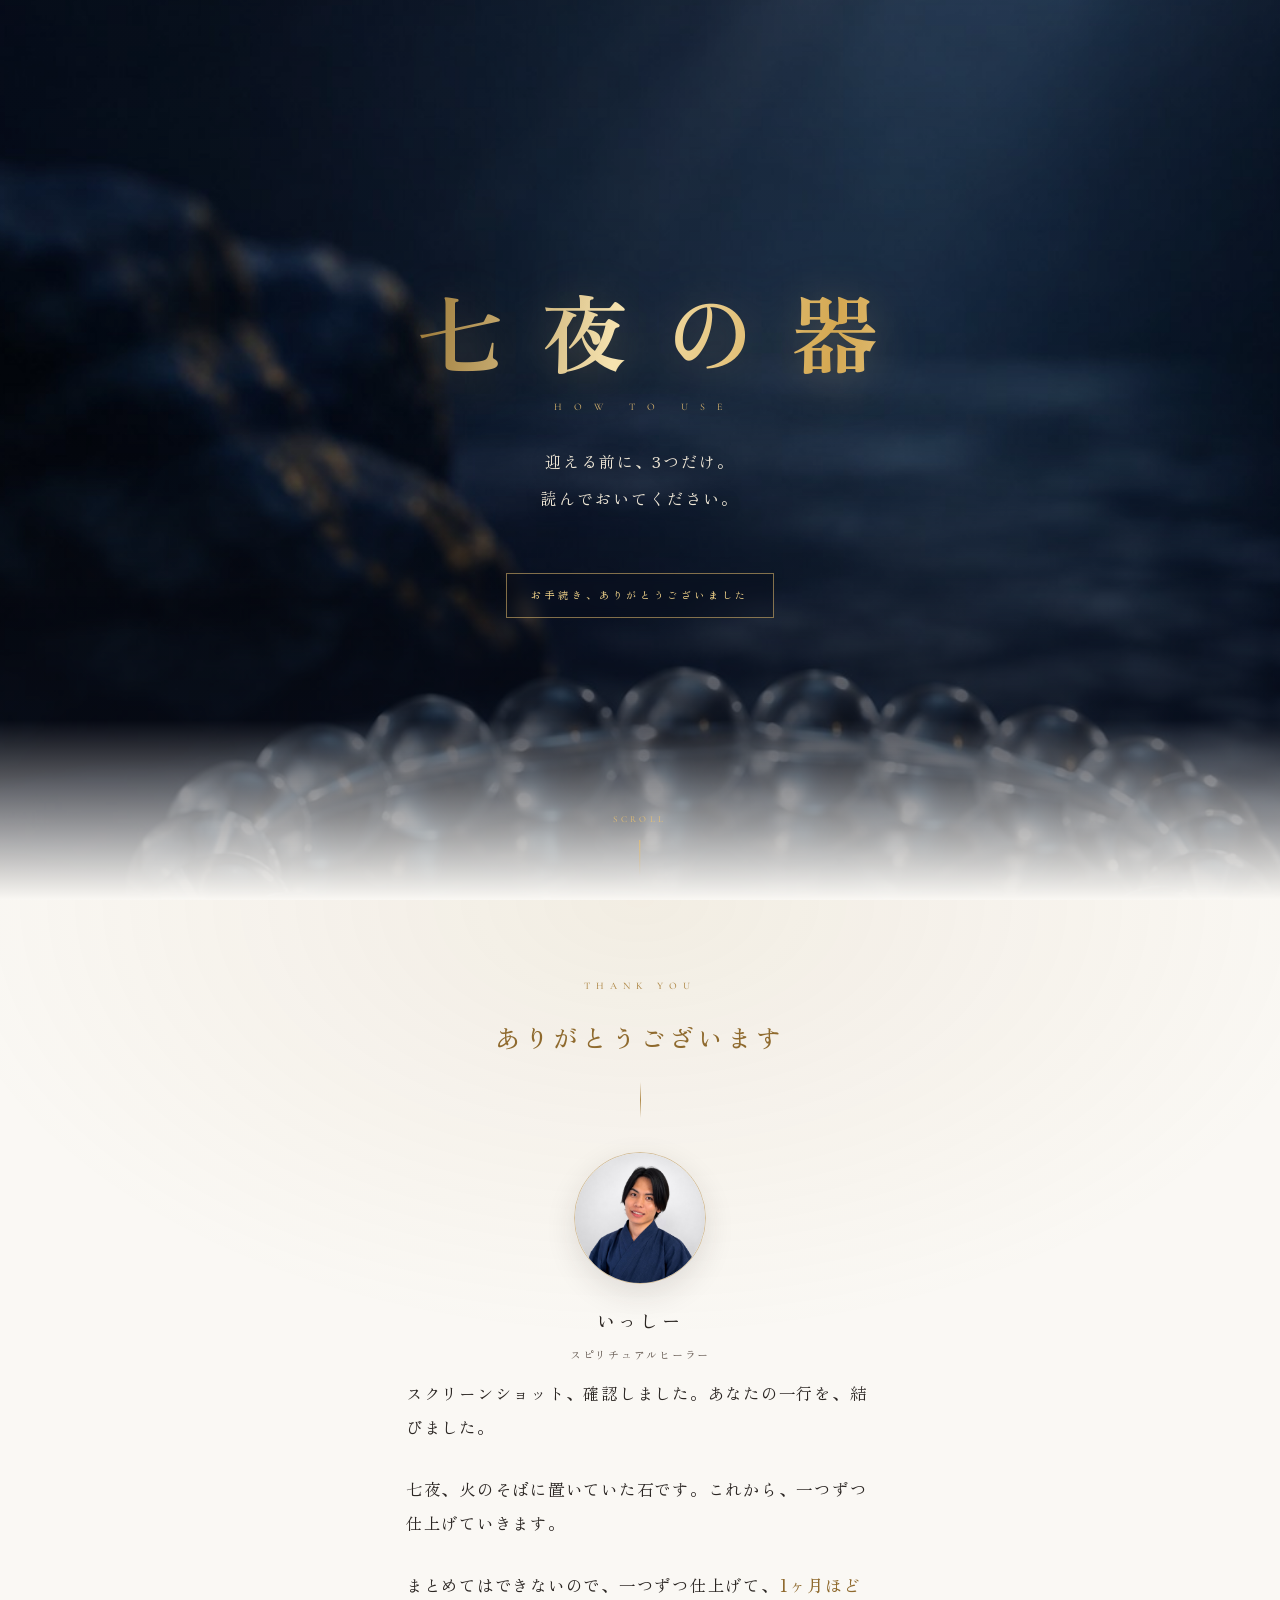
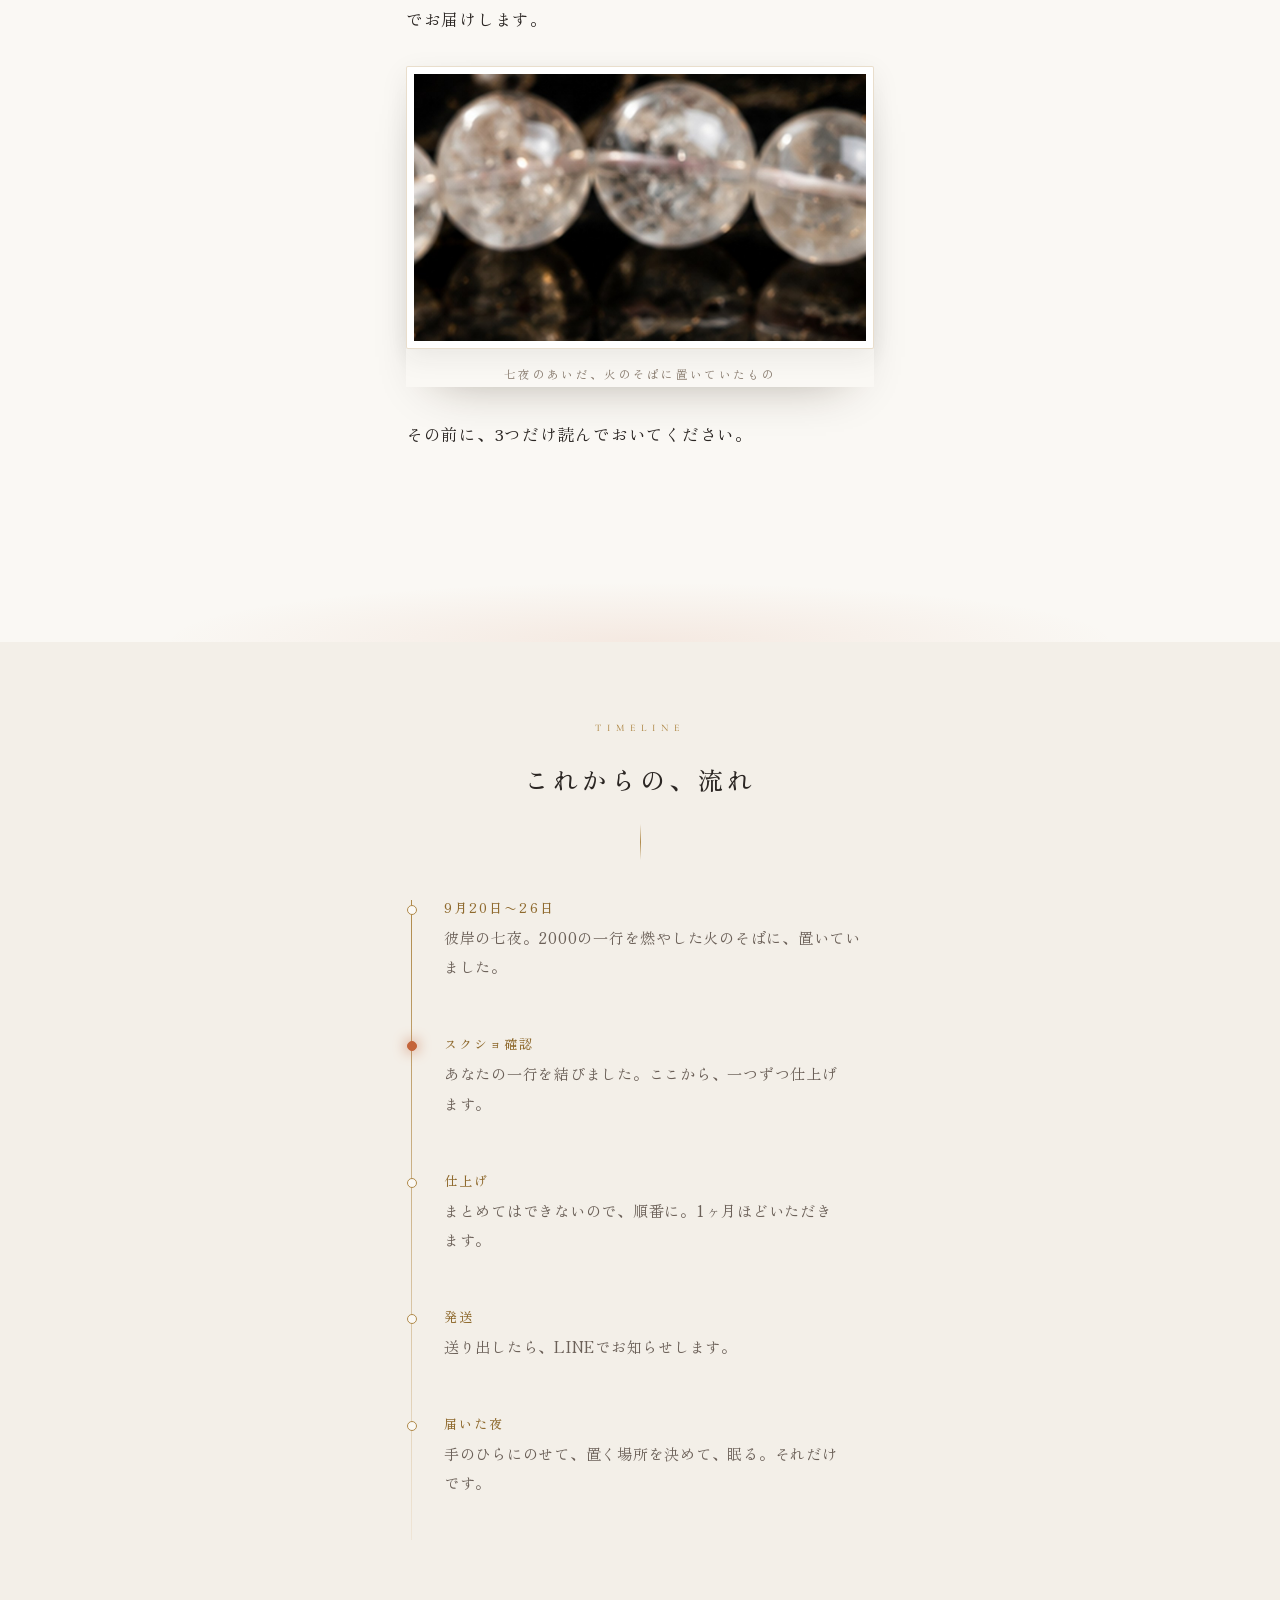
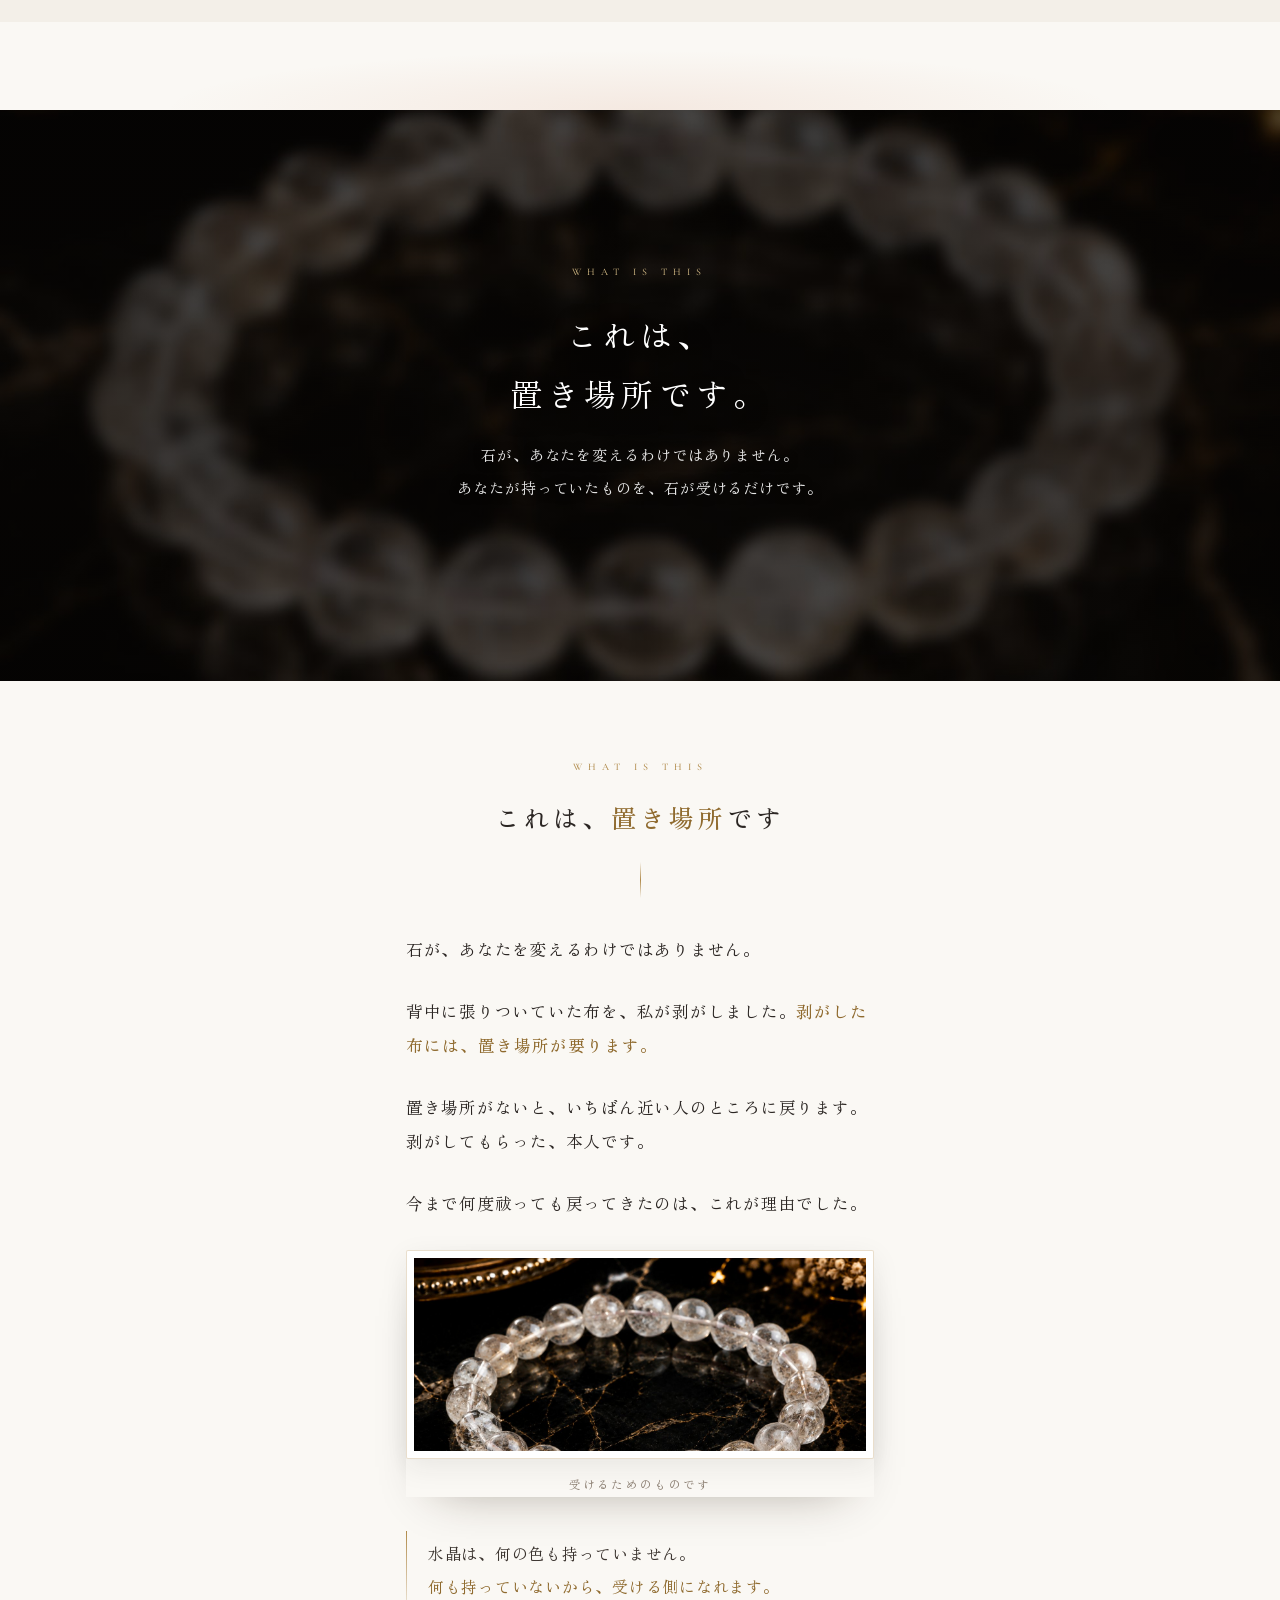
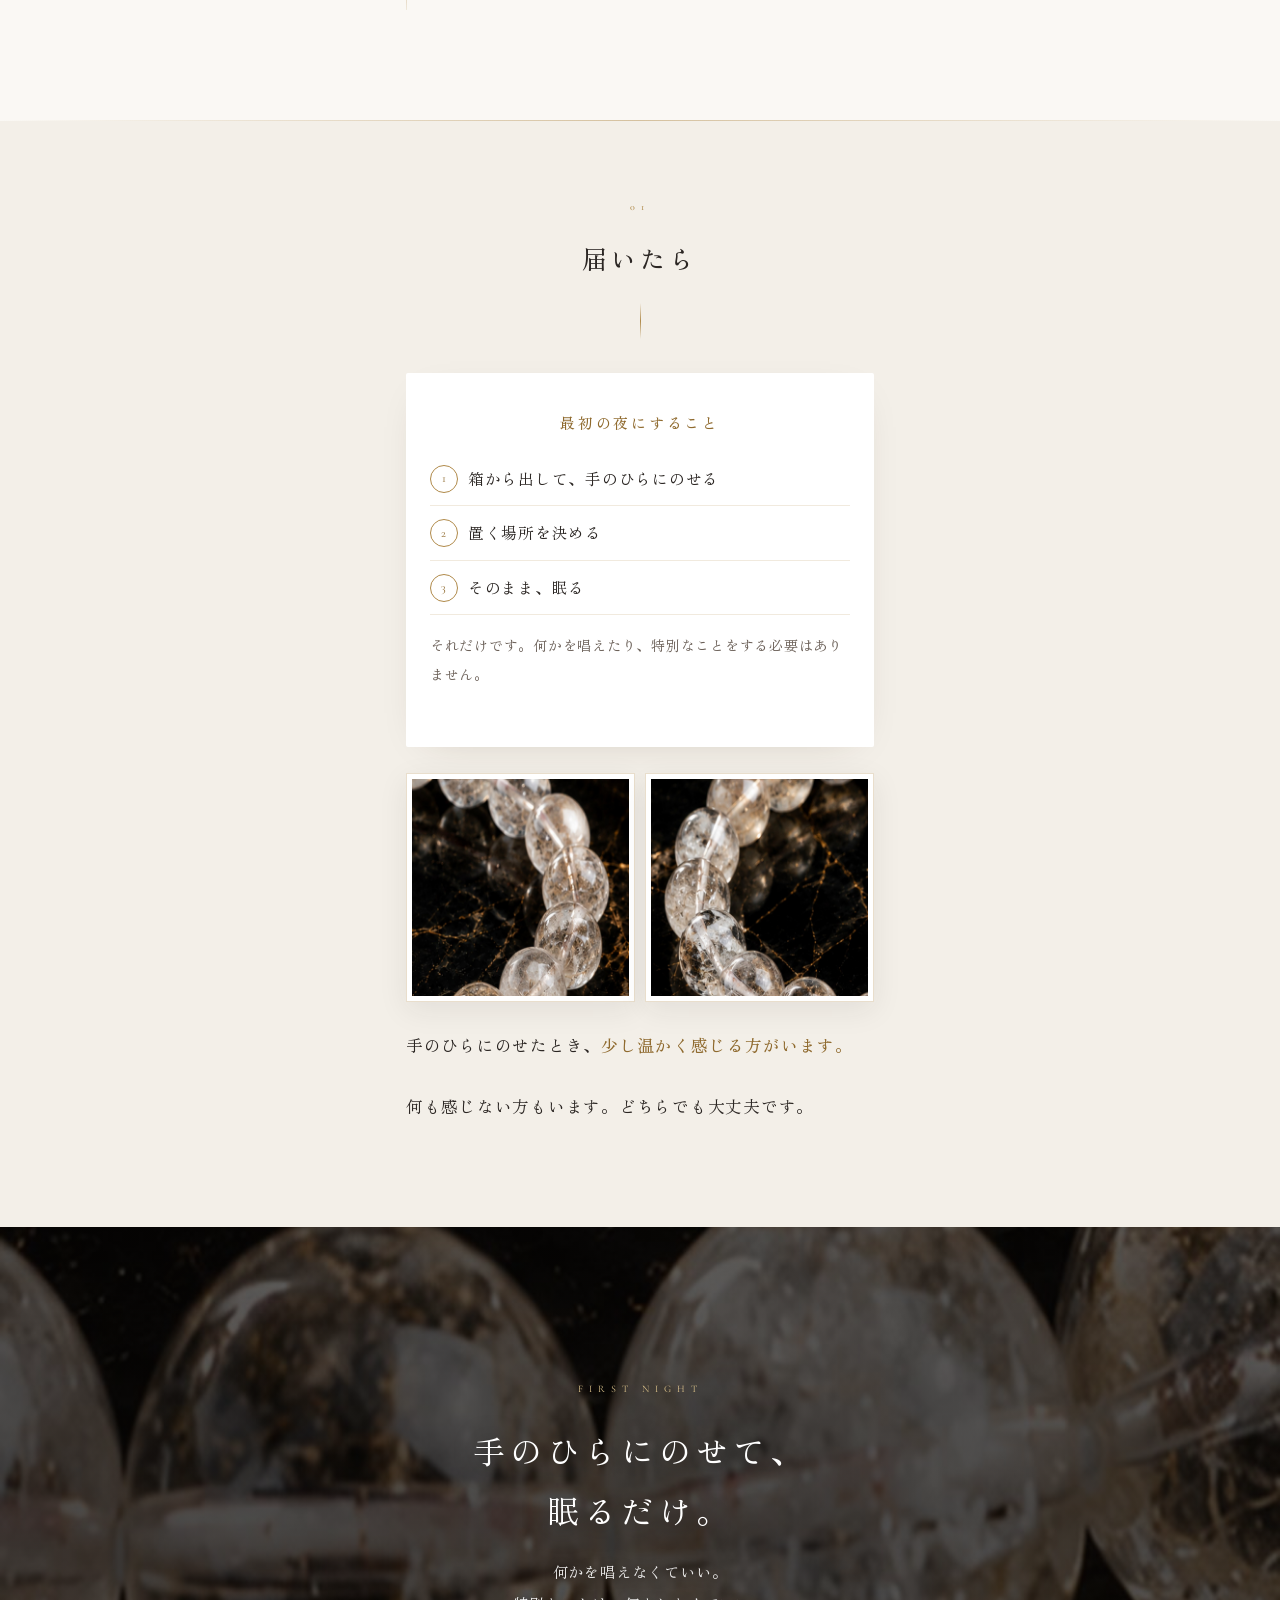
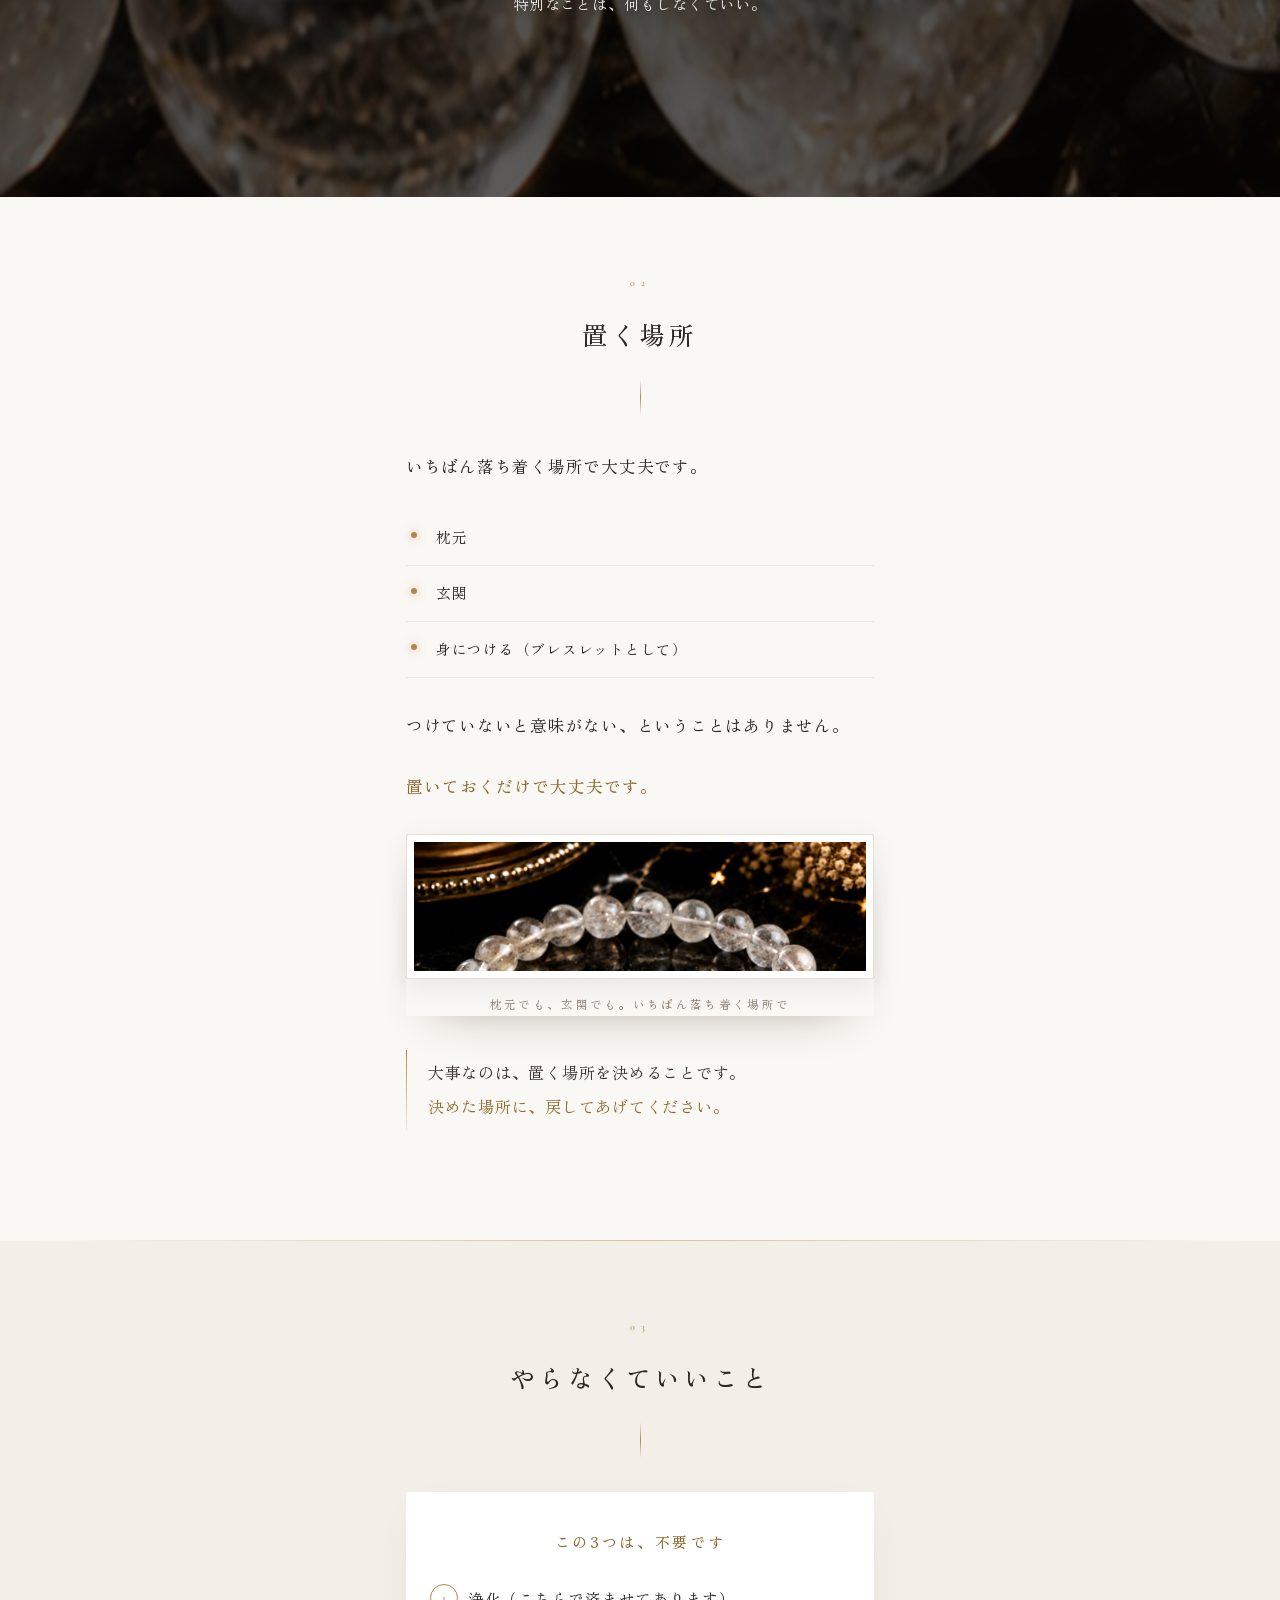
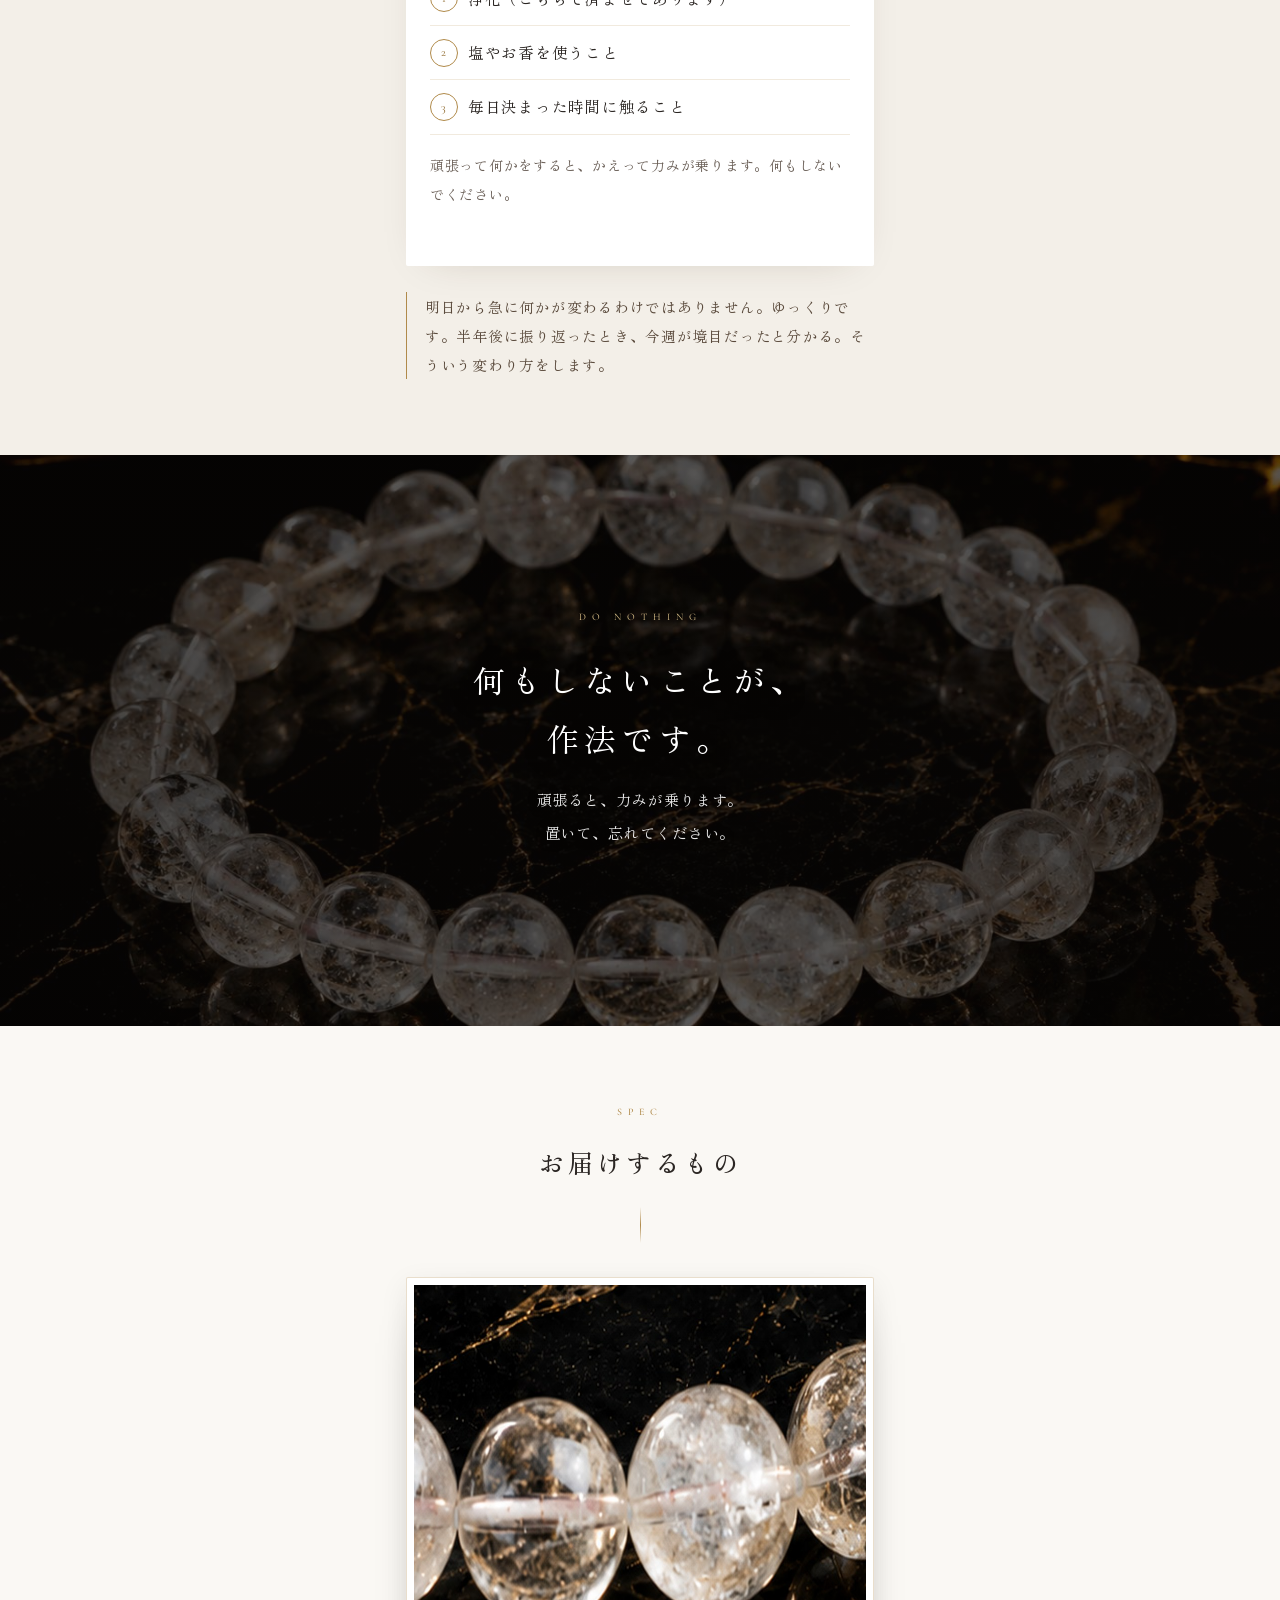
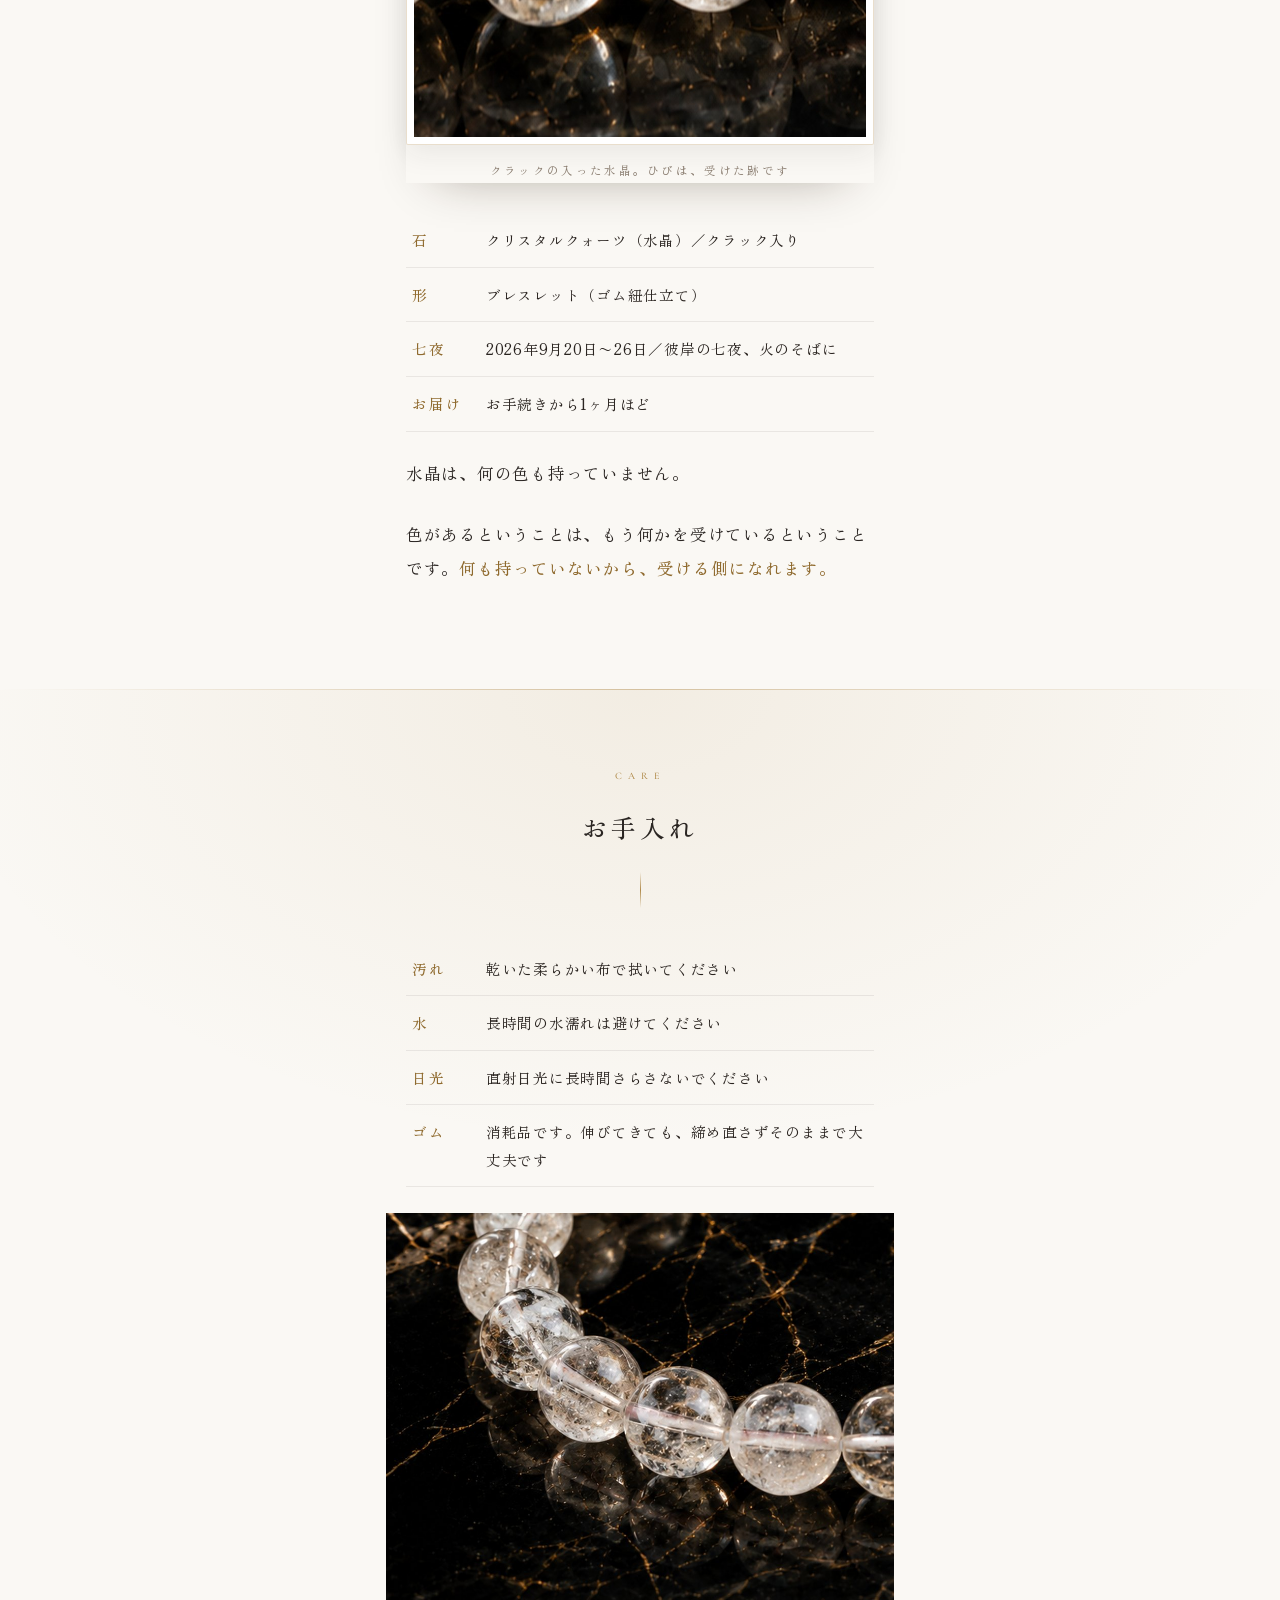
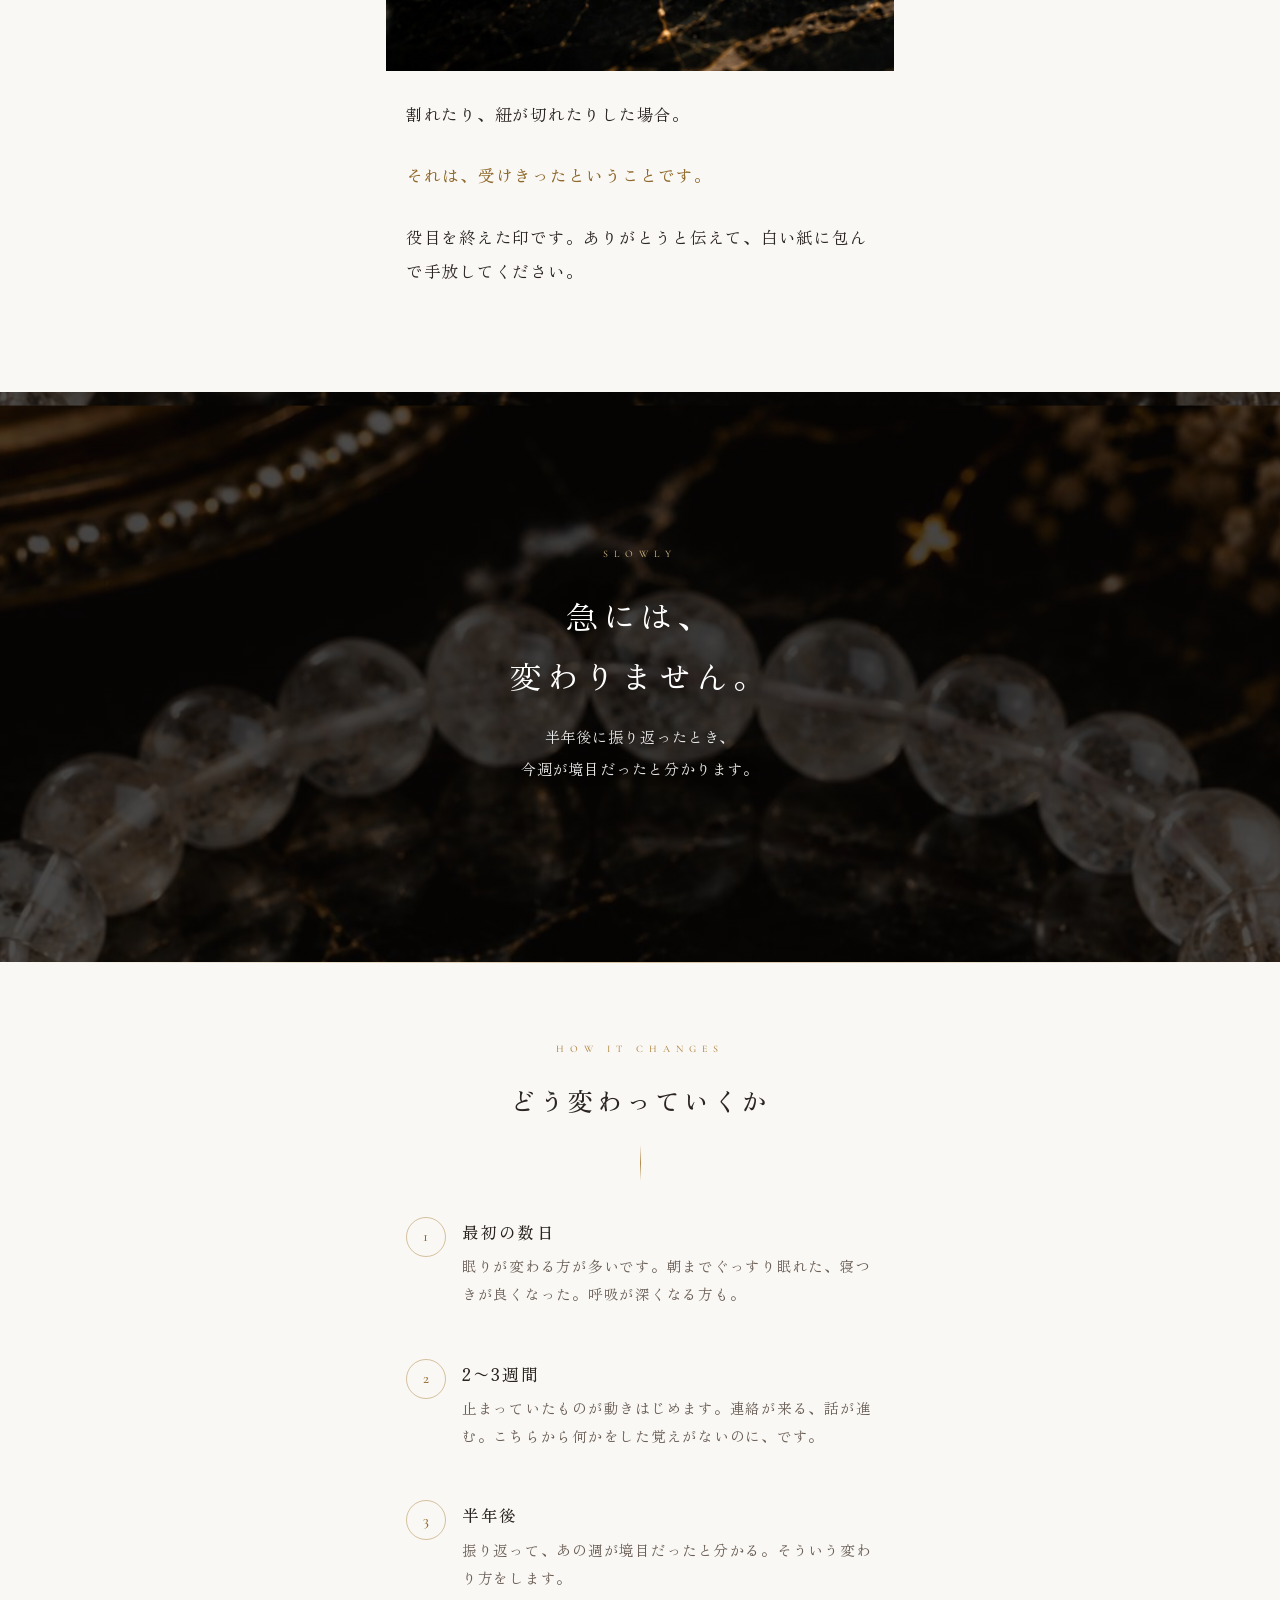
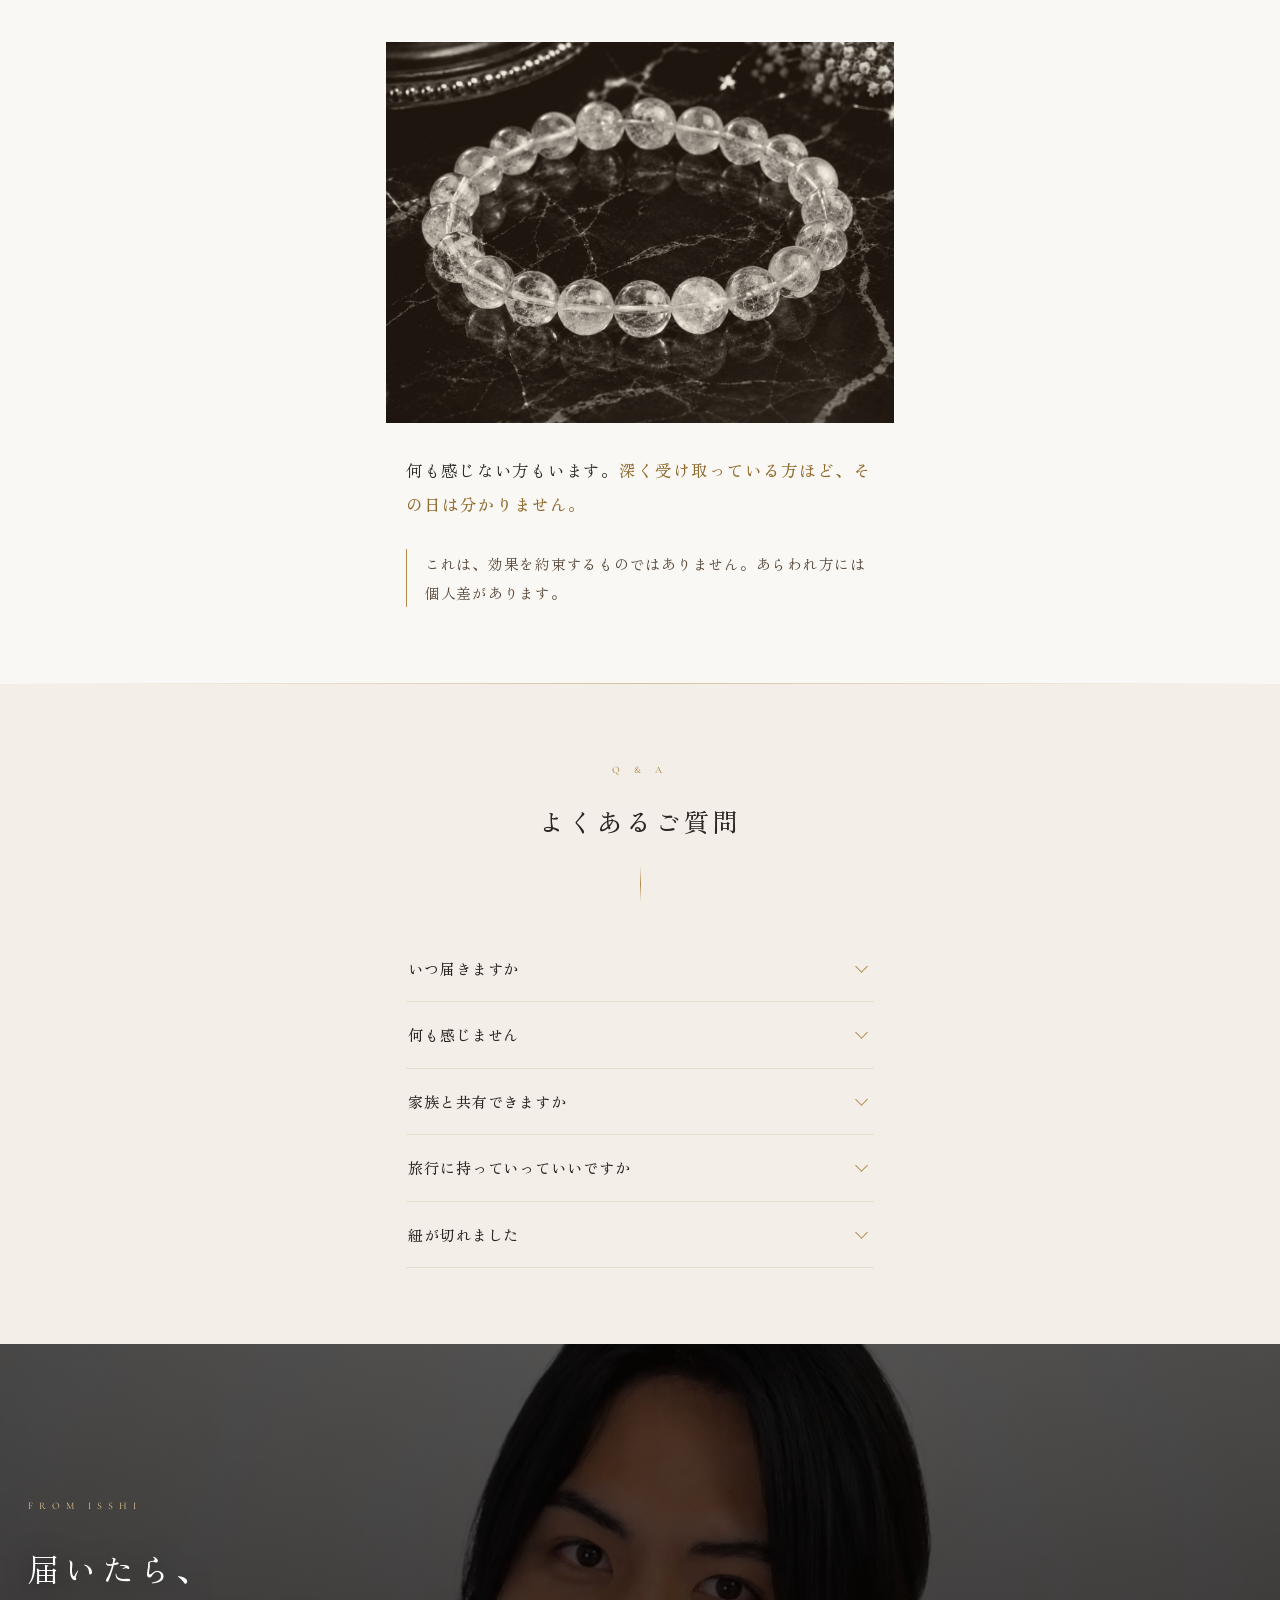
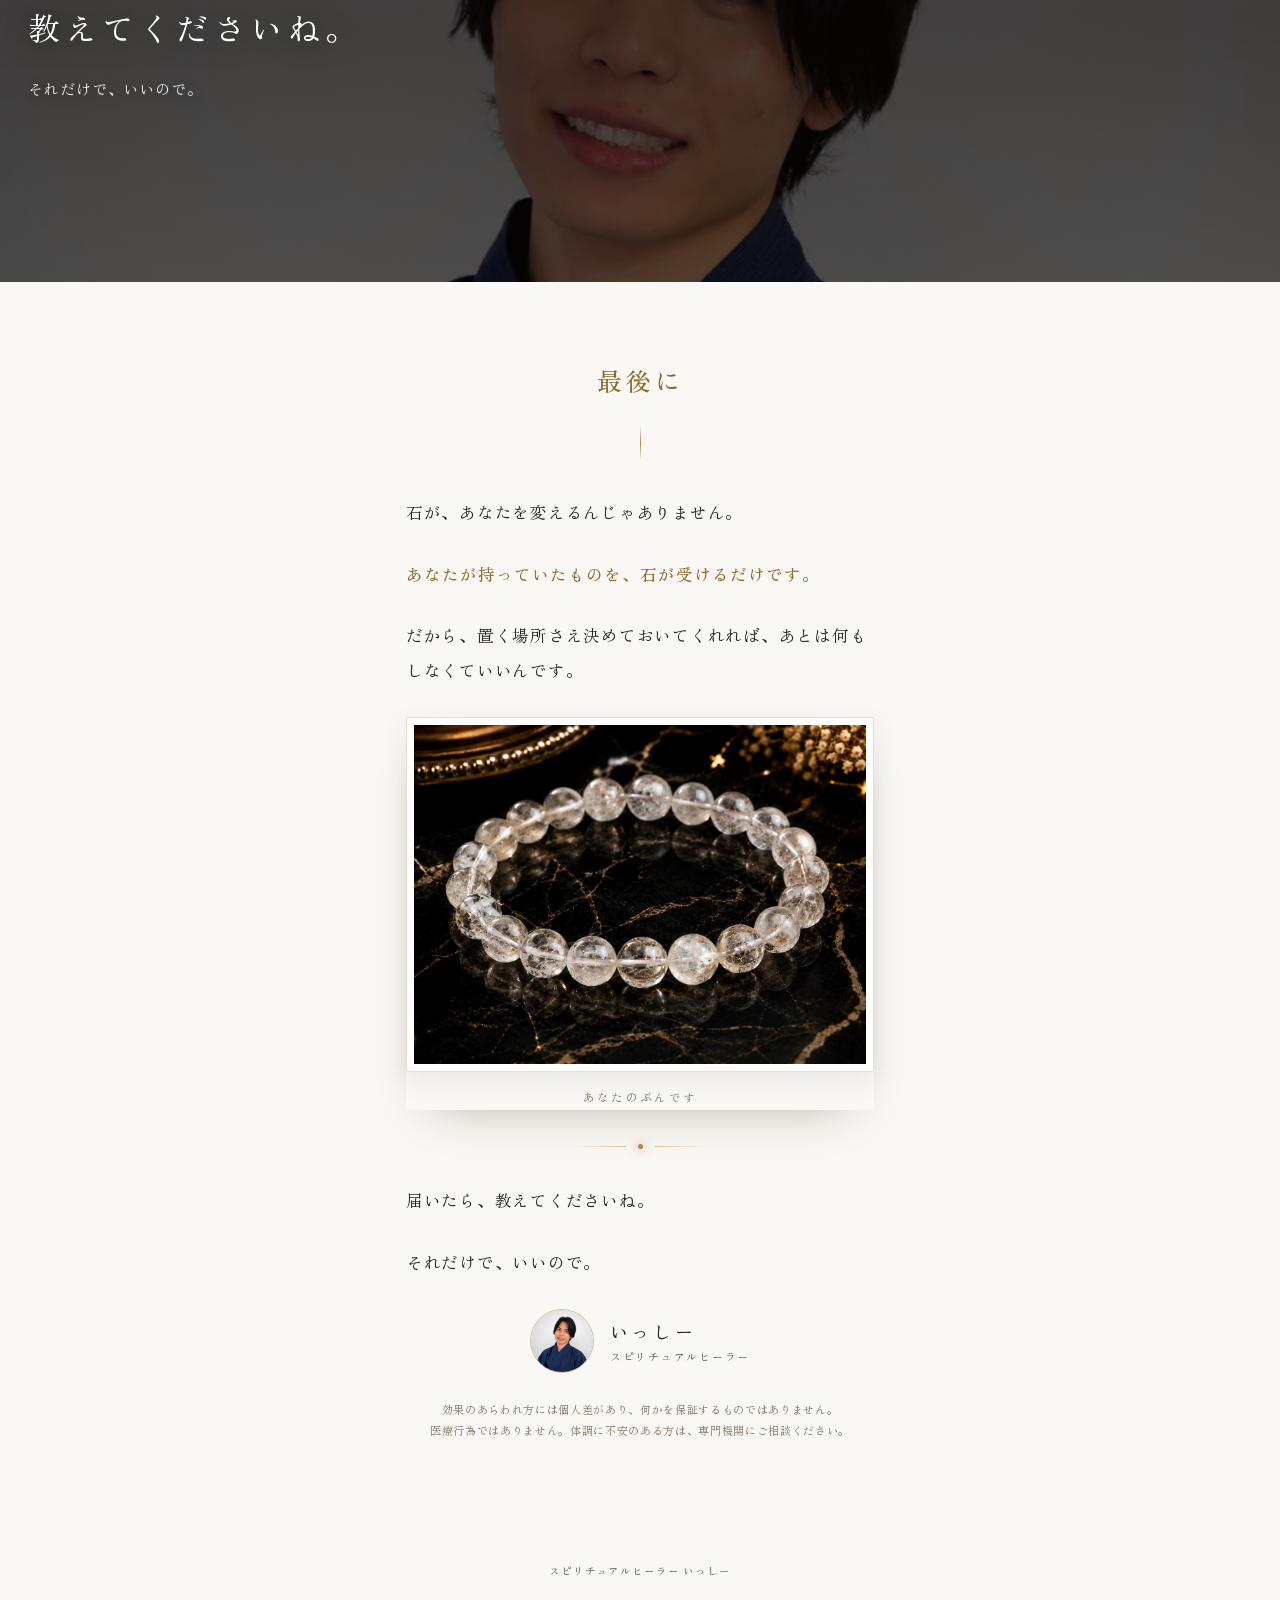
<file: guide/index.html>
<!doctype html>
<html lang="ja"><head>
<meta charset="utf-8">
<meta name="viewport" content="width=device-width,initial-scale=1,viewport-fit=cover">
<meta name="theme-color" content="#faf8f4">
<meta name="robots" content="noindex">
<title>使い方ノート｜七夜の器</title>
<link rel="preconnect" href="https://fonts.googleapis.com"><link rel="preconnect" href="https://fonts.gstatic.com" crossorigin>
<link href="https://fonts.googleapis.com/css2?family=Zen+Old+Mincho:wght@400;500;600;700&family=Noto+Sans+JP:wght@400;500;600&family=Cormorant+Garamond:wght@400;500;600&display=swap" rel="stylesheet">
<style>

:root{
  --bk:#faf8f4;--bk2:#f3efe8;--bk3:#ebe5db;
  --tx:#2a2420;--tx2:#6b6058;
  --am:#b08a4a;--am-hi:#8f6a2e;--em:#c4643a;--deep:#5e2011;
  --pad:22px;
}
*{margin:0;padding:0;box-sizing:border-box;-webkit-tap-highlight-color:transparent}
html{scroll-behavior:smooth;-webkit-text-size-adjust:100%}
body{background:var(--bk);color:var(--tx);font-family:"Zen Old Mincho",serif;font-size:15.5px;line-height:1.95;letter-spacing:.03em;font-feature-settings:"palt" 1;-webkit-font-smoothing:antialiased;padding-bottom:88px;overflow-x:hidden}
img{max-width:100%;display:block}
p{margin-bottom:1.5em}p:last-child{margin-bottom:0}
strong{color:var(--am-hi);font-weight:600}
em{font-style:normal;color:var(--em)}
.w{max-width:560px;margin:0 auto;padding:0 var(--pad)}
.lat{font-family:"Cormorant Garamond",serif;letter-spacing:.18em}

/* 進捗バー */
.prog{position:fixed;top:0;left:0;height:2px;background:linear-gradient(90deg,var(--am),var(--em));z-index:100;width:0;transition:width .1s linear}

/* 炎グラデ */
.fire{background:linear-gradient(100deg,#f9dcae,#e0a24e 30%,#d0913f 48%,#f7ce85 62%,#e0562a 82%,#f9dcae);background-size:250% 100%;-webkit-background-clip:text;background-clip:text;color:transparent;animation:bn 8s ease-in-out infinite}
@keyframes bn{0%,100%{background-position:0 0}50%{background-position:100% 0}}

/* 出現（軽量・transformのみ） */
.r{opacity:0;transform:translate3d(0,22px,0);transition:opacity .75s cubic-bezier(.2,.9,.3,1),transform .75s cubic-bezier(.2,.9,.3,1);will-change:opacity,transform}
.r.on{opacity:1;transform:none}
.r.d1{transition-delay:.08s}.r.d2{transition-delay:.16s}.r.d3{transition-delay:.24s}
.rx{opacity:0;transform:translate3d(-22px,0,0);transition:opacity .7s cubic-bezier(.2,.9,.3,1),transform .7s cubic-bezier(.2,.9,.3,1)}
.rx.on{opacity:1;transform:none}
.up span{display:inline-block;opacity:0;transform:translate3d(0,18px,0);transition:opacity .6s cubic-bezier(.2,.9,.3,1),transform .6s cubic-bezier(.2,.9,.3,1)}
.up.on span{opacity:1;transform:none}
@media(prefers-reduced-motion:reduce){.r,.rx,.up span{opacity:1;transform:none;transition:none}*{animation:none!important}}

section{padding:64px 0;position:relative}
@media(min-width:600px){section{padding:84px 0}}
.sa{background:var(--bk)}
.sb{background:var(--bk2)}
.sc{background:radial-gradient(ellipse 80% 50% at 50% 0%,rgba(208,145,63,.10),transparent 70%),var(--bk)}

.eb{text-align:center;font-size:10px;letter-spacing:.5em;color:var(--am);margin-bottom:12px;font-family:"Cormorant Garamond",serif}
h2{font-size:22px;font-weight:700;text-align:center;letter-spacing:.1em;line-height:1.75;margin-bottom:8px}
@media(min-width:600px){h2{font-size:25px}}
.rl{width:1px;height:40px;background:linear-gradient(180deg,transparent,var(--am),transparent);margin:20px auto}
.orn{display:flex;align-items:center;gap:12px;justify-content:center;margin:28px auto}
.orn::before,.orn::after{content:"";width:52px;height:1px;background:linear-gradient(90deg,transparent,rgba(208,145,63,.55))}
.orn::after{background:linear-gradient(90deg,rgba(208,145,63,.55),transparent)}
.orn i{width:5px;height:5px;background:var(--am);border-radius:50%;box-shadow:0 0 12px var(--em)}

/* 火の粉：軽量化（8個・GPU） */
.spk{position:fixed;inset:0;pointer-events:none;z-index:1;overflow:hidden;opacity:.75}
.spk i{position:absolute;bottom:-10px;width:2.5px;height:2.5px;border-radius:50%;background:var(--am-hi);box-shadow:0 0 6px 1.5px rgba(224,86,42,.5);opacity:0;animation:up linear infinite;will-change:transform,opacity}
@keyframes up{0%{opacity:0;transform:translate3d(0,0,0) scale(.6)}15%{opacity:.9}75%{opacity:.4}100%{opacity:0;transform:translate3d(var(--dx),-102vh,0) scale(.2)}}

/* HERO */
.hero{min-height:100svh;min-height:100dvh;display:flex;flex-direction:column;justify-content:center;align-items:center;position:relative;overflow:hidden;background:radial-gradient(ellipse 110% 55% at 50% 106%,#3f1c0d,#1c1008 42%,var(--bk) 78%)}
.hero .gl{position:absolute;left:50%;bottom:-20vh;transform:translateX(-50%);width:140vw;height:52vh;background:radial-gradient(ellipse at center,rgba(224,86,42,.3),rgba(208,145,63,.09) 40%,transparent 66%);filter:blur(24px);animation:br 6s ease-in-out infinite}
@keyframes br{0%,100%{opacity:.6;transform:translateX(-50%) scale(1)}50%{opacity:1;transform:translateX(-50%) scale(1.08)}}
.hero .st{position:relative;z-index:3;text-align:center;padding:0 var(--pad)}
.hero .kj{font-size:clamp(54px,16vw,92px);font-weight:700;letter-spacing:.2em;text-indent:.2em;line-height:1.1;margin-bottom:18px}
.hero .ym{font-size:10px;letter-spacing:.55em;color:var(--am);margin-bottom:26px;font-family:"Cormorant Garamond",serif}
.hero .ld{font-size:14.5px;color:var(--tx2);letter-spacing:.1em;line-height:2.2}
.hero .bg{display:inline-block;margin-top:30px;font-size:10.5px;letter-spacing:.32em;color:var(--am-hi);border:1px solid rgba(208,145,63,.42);padding:10px 22px;background:rgba(208,145,63,.05)}
.hero .sc{position:absolute;bottom:24px;left:50%;transform:translateX(-50%);z-index:3;font-size:9px;letter-spacing:.38em;color:var(--tx2);font-family:"Cormorant Garamond",serif}
.hero .sc::after{content:"";display:block;width:1px;height:36px;background:linear-gradient(180deg,var(--am),transparent);margin:10px auto 0;animation:dr 2.2s ease-in-out infinite}
@keyframes dr{0%{transform:scaleY(0);transform-origin:top}55%{transform:scaleY(1);transform-origin:top}56%{transform-origin:bottom}100%{transform:scaleY(0);transform-origin:bottom}}

.bd{height:1px;background:linear-gradient(90deg,transparent,rgba(208,145,63,.45),transparent)}
.bw{height:88px;background:radial-gradient(ellipse 55% 100% at 50% 100%,rgba(224,86,42,.13),transparent 68%)}

/* 年表 */
.tl{position:relative;padding-left:22px;margin-top:16px}
.tl::before{content:"";position:absolute;left:5px;top:6px;bottom:6px;width:1px;background:linear-gradient(180deg,var(--am),rgba(208,145,63,.1));transform-origin:top;transform:scaleY(0);transition:transform 1.4s cubic-bezier(.2,.9,.3,1) .15s}
.tl.on::before{transform:scaleY(1)}
.tl .ti{position:relative;padding:0 0 24px 16px}
.tl .ti::before{content:"";position:absolute;left:-21px;top:11px;width:8px;height:8px;border-radius:50%;background:var(--bk);border:1.5px solid var(--am)}
.tl .ti.now::before{background:var(--em);border-color:var(--em);box-shadow:0 0 14px var(--em);animation:ps 2.2s ease-in-out infinite}
@keyframes ps{0%,100%{box-shadow:0 0 8px var(--em)}50%{box-shadow:0 0 20px var(--em)}}
.tl .dd{font-size:11.5px;color:var(--am-hi);letter-spacing:.2em;margin-bottom:2px;font-weight:600}
.tl p{font-size:13.5px;color:var(--tx2);margin-bottom:0;line-height:1.85}

blockquote{position:relative;padding:16px 0 16px 20px;margin:26px 0;font-size:15px;color:var(--tx2);line-height:2.1}
blockquote::before{content:"";position:absolute;left:0;top:0;bottom:0;width:2px;background:linear-gradient(180deg,var(--em),var(--am),transparent)}
blockquote em{color:var(--am-hi)}

.fig{margin:30px auto;max-width:290px}
.fig svg{width:100%;height:auto;overflow:visible}
.rt{stroke-dasharray:280;stroke-dashoffset:280;transition:stroke-dashoffset 1.8s ease .25s}
.on .rt{stroke-dashoffset:0}

.ph{margin:30px auto}
.phb{position:relative;background:var(--bk2);padding:7px;border:1px solid rgba(208,145,63,.25)}
.ph img{width:100%}
.ph .cap{font-size:11px;color:var(--tx2);text-align:center;letter-spacing:.14em;padding:11px 4px 0}

.sp{width:100%;border-collapse:collapse;margin:24px 0;font-size:13.5px}
.sp th{width:74px;text-align:left;color:var(--am-hi);font-weight:500;padding:13px 6px;border-bottom:1px solid rgba(236,230,220,.07);vertical-align:top;letter-spacing:.1em;font-size:12px}
.sp td{padding:13px 6px;border-bottom:1px solid rgba(236,230,220,.07);color:var(--tx2);line-height:1.8}

.pr{position:relative;border:1px solid rgba(208,145,63,.38);padding:44px 20px 36px;text-align:center;background:radial-gradient(ellipse 100% 70% at 50% 0%,rgba(224,86,42,.11),transparent 58%),var(--bk2);overflow:hidden}
.pr::before{content:"";position:absolute;top:0;left:-100%;width:100%;height:100%;background:linear-gradient(90deg,transparent,rgba(247,206,133,.09),transparent);animation:sw 5s ease-in-out infinite}
@keyframes sw{0%,74%{left:-100%}100%{left:100%}}
.pr .tg{position:absolute;top:0;left:50%;transform:translateX(-50%);background:var(--em);color:#fff;font-size:10px;letter-spacing:.26em;padding:6px 18px;white-space:nowrap}
.pr .ws{font-size:14px;color:var(--tx2);text-decoration:line-through;opacity:.7}
.pr .nw{font-size:clamp(44px,13vw,58px);font-weight:700;line-height:1.2;font-family:"Cormorant Garamond","Zen Old Mincho",serif}
.pr .nw small{font-size:18px}
.pr .mt{font-size:11.5px;color:var(--tx2);letter-spacing:.14em;margin-top:4px}
.pr .lm{display:inline-block;margin-top:16px;border:1px solid var(--em);font-size:11px;letter-spacing:.22em;padding:5px 16px;color:#f3a882}

.ul li{list-style:none;padding:14px 4px 14px 30px;position:relative;border-bottom:1px solid rgba(236,230,220,.06);font-size:14.5px;line-height:1.85}
.ul li::before{content:"";position:absolute;left:5px;top:22px;width:6px;height:6px;background:var(--am);border-radius:50%;box-shadow:0 0 8px rgba(224,86,42,.5)}

.st2{display:flex;gap:16px;margin-bottom:24px;align-items:flex-start}
.st2 .n{flex:none;width:36px;height:36px;border:1px solid var(--am);border-radius:50%;display:flex;align-items:center;justify-content:center;color:var(--am-hi);font-size:14px;background:rgba(208,145,63,.05);margin-top:2px;font-family:"Cormorant Garamond",serif}
.st2 h3{font-size:15.5px;font-weight:600;margin-bottom:3px;letter-spacing:.06em}
.st2 p{font-size:13px;color:var(--tx2);margin-bottom:0;line-height:1.85}

.py{border:1px solid rgba(208,145,63,.22);background:var(--bk2);padding:20px;font-size:12.5px;color:var(--tx2);line-height:1.95;margin-top:24px}
.py b{color:var(--am-hi);font-weight:600;display:block;letter-spacing:.2em;font-size:11px;margin-bottom:6px}

.cd{border:1px solid rgba(208,145,63,.32);background:linear-gradient(180deg,rgba(208,145,63,.06),transparent);padding:30px 20px}
.cd h3{color:var(--am-hi);font-size:15px;letter-spacing:.2em;margin-bottom:14px;text-align:center}
.cd ol{margin:0 0 16px;padding:0;counter-reset:s}
.cd ol li{list-style:none;counter-increment:s;position:relative;padding:12px 0 12px 38px;font-size:14.5px;border-bottom:1px solid rgba(236,230,220,.07)}
.cd ol li::before{content:counter(s);position:absolute;left:0;top:50%;transform:translateY(-50%);width:26px;height:26px;border:1px solid var(--am);border-radius:50%;display:flex;align-items:center;justify-content:center;color:var(--am-hi);font-size:12px;font-family:"Cormorant Garamond",serif}
.wn{font-size:12.5px;color:#e6b5a0;border-left:2px solid var(--em);padding-left:14px;margin-top:18px;line-height:1.95}

details{border-bottom:1px solid rgba(236,230,220,.07)}
summary{cursor:pointer;list-style:none;padding:19px 34px 19px 2px;font-size:14.5px;font-weight:600;position:relative;letter-spacing:.04em;line-height:1.7}
summary::-webkit-details-marker{display:none}
summary::after{content:"";position:absolute;right:8px;top:26px;width:8px;height:8px;border-right:1.5px solid var(--am);border-bottom:1.5px solid var(--am);transform:rotate(45deg);transition:transform .35s cubic-bezier(.2,.9,.3,1)}
details[open] summary::after{transform:rotate(225deg)}
.an{padding:0 2px 22px;font-size:13.5px;color:var(--tx2);line-height:2}
.an b{color:var(--am-hi);font-weight:600}

.lastc{text-align:center}
.seal{margin:28px auto 0;width:46px;height:74px;background:linear-gradient(150deg,var(--deep),#7d2b16);color:#f3e6d6;font-size:13px;display:flex;align-items:center;justify-content:center;writing-mode:vertical-rl;letter-spacing:.12em;border-radius:4px;transform:rotate(-2deg);box-shadow:inset 0 0 0 1.4px rgba(243,230,214,.8),0 3px 10px rgba(0,0,0,.55);font-weight:600}

.cta{display:block;text-align:center;background:linear-gradient(150deg,#f4c982,#d0913f 55%,#ad6a2c);color:#1c1008;font-weight:700;font-size:16px;letter-spacing:.18em;padding:20px 12px;text-decoration:none;box-shadow:0 8px 32px rgba(224,86,42,.28);margin:32px auto 10px;max-width:400px;position:relative;overflow:hidden;transition:transform .25s ease}
.cta::after{content:"";position:absolute;top:0;left:-120%;width:55%;height:100%;background:linear-gradient(90deg,transparent,rgba(255,255,255,.38),transparent);animation:sh 3.2s ease-in-out infinite}
@keyframes sh{0%,68%{left:-120%}100%{left:130%}}
.cta:active{transform:scale(.985)}
.cs{text-align:center;font-size:11px;color:var(--tx2);letter-spacing:.1em}

.bar{position:fixed;left:0;right:0;bottom:0;z-index:60;background:rgba(11,8,6,.95);backdrop-filter:blur(10px);border-top:1px solid rgba(208,145,63,.3);padding:10px 12px calc(10px + env(safe-area-inset-bottom));transform:translateY(110%);transition:transform .45s cubic-bezier(.2,.9,.3,1)}
.bar.on{transform:none}
.bar a{display:flex;align-items:center;justify-content:center;gap:9px;background:linear-gradient(150deg,#f4c982,#d0913f 55%,#ad6a2c);color:#1c1008;text-decoration:none;font-weight:700;font-size:14px;letter-spacing:.08em;padding:14px 10px}
.bar .s{font-size:10px;font-weight:500;opacity:.82}

footer{padding:42px 0 58px;text-align:center;font-size:10.5px;color:rgba(157,145,132,.5);letter-spacing:.08em;line-height:2.3}
footer a{color:rgba(157,145,132,.72)}
.lg{font-size:10.5px;color:rgba(157,145,132,.5);line-height:2;margin-top:26px;text-align:center}

.cal .mo{font-size:13px;letter-spacing:.3em;color:var(--am-hi);text-align:center;margin:36px 0 4px;position:relative}
.cal .mo::before,.cal .mo::after{content:"";position:absolute;top:50%;width:44px;height:1px;background:linear-gradient(90deg,transparent,rgba(208,145,63,.45))}
.cal .mo::before{left:0}.cal .mo::after{right:0;background:linear-gradient(90deg,rgba(208,145,63,.45),transparent)}
.cal .rw{display:flex;gap:13px;padding:16px 4px;border-bottom:1px solid rgba(236,230,220,.055);align-items:flex-start}
.cal .dt{flex:none;width:64px;font-size:14px;color:var(--am-hi);font-weight:600;letter-spacing:.02em}
.cal .bd2{flex:1}
.cal .tg2{font-size:10px;letter-spacing:.16em;color:var(--am);margin-bottom:5px}
.cal .ds{font-size:13px;color:var(--tx2);line-height:1.9}
.cal .rw.top{background:linear-gradient(90deg,rgba(224,86,42,.09),transparent 72%);border-left:2px solid var(--em);padding-left:12px}

.stn{width:100%;aspect-ratio:16/10;overflow:hidden}
.stn svg{width:100%;height:100%;display:block}
.hero-ph{background-size:cover;background-position:center 40%}
.hero-ph::before{content:"";position:absolute;inset:0;background:linear-gradient(180deg,rgba(11,8,6,.55),rgba(11,8,6,.35) 45%,rgba(11,8,6,.92))}
.ph2{display:grid;grid-template-columns:1fr 1fr;gap:10px;margin:26px auto}
.ph2 .phb{padding:5px}
.phw{margin:26px -20px}.phw img{width:100%;display:block}

body{font-size:17px;line-height:2.05}
@media(min-width:600px){body{font-size:18px}}
h2{font-size:25px}
@media(min-width:600px){h2{font-size:29px}}
.hero .kj{color:var(--tx)}
.hero .ld{font-size:16px;color:var(--tx2)}
.hero .bg{color:var(--am-hi);border-color:rgba(176,138,74,.5);background:rgba(255,255,255,.55)}
.hero-ph::before{background:linear-gradient(180deg,rgba(250,248,244,.72),rgba(250,248,244,.55) 45%,rgba(250,248,244,.96))}
.fire{background:linear-gradient(100deg,#8f6a2e,#b08a4a 40%,#c4643a 70%,#8f6a2e);-webkit-background-clip:text;background-clip:text;color:transparent}
strong{color:var(--am-hi)}
em{color:var(--em)}
blockquote{color:var(--tx)}
blockquote::before{background:linear-gradient(180deg,var(--em),var(--am),transparent)}
.phb{background:#fff;border:1px solid rgba(176,138,74,.28);box-shadow:0 8px 28px rgba(42,36,32,.08)}
.ph .cap,.cap{color:var(--tx2)}
.sp th{color:var(--am-hi)}.sp td{color:var(--tx)}.sp th,.sp td{border-bottom-color:rgba(42,36,32,.08)}
.pr{background:#fff;border-color:rgba(176,138,74,.45)}
.pr .nw{color:var(--tx)}.pr .mt{color:var(--tx2)}
.cd{background:#fff;border-color:rgba(176,138,74,.35)}
.cd ol li{border-bottom-color:rgba(42,36,32,.08)}
.ul li{border-bottom-color:rgba(42,36,32,.08)}
.st2 h3{color:var(--tx)}.st2 p{color:var(--tx2)}
.tl .ti p{color:var(--tx2)}.tl .ti::before{background:var(--bk)}
.py{background:#fff;border-color:rgba(176,138,74,.3);color:var(--tx2)}
.wn{color:#8a4a2c;border-left-color:var(--em)}
details{border-bottom-color:rgba(42,36,32,.08)}
summary{color:var(--tx)}
.an{color:var(--tx2)}
.bd{background:linear-gradient(90deg,transparent,rgba(176,138,74,.5),transparent)}
.bw{background:radial-gradient(ellipse 55% 100% at 50% 100%,rgba(196,100,58,.10),transparent 68%)}
.sc{background:radial-gradient(ellipse 80% 50% at 50% 0%,rgba(176,138,74,.10),transparent 70%),var(--bk)}
.hero{background:var(--bk2)}
.hero .gl{background:radial-gradient(ellipse at center,rgba(196,100,58,.16),rgba(176,138,74,.06) 40%,transparent 66%)}
.spk i{background:var(--am);box-shadow:0 0 6px 1.5px rgba(196,100,58,.35)}
.seal{background:linear-gradient(150deg,#7d2b16,#a8412a);color:#fff}
.cal .mo{color:var(--am-hi)}.cal .dt{color:var(--am-hi)}.cal .tg2{color:var(--am)}.cal .ds{color:var(--tx)}
.cal .rw{border-bottom-color:rgba(42,36,32,.07)}
.cal .rw.top{background:linear-gradient(90deg,rgba(196,100,58,.08),transparent 72%)}
.bar{background:#fff;border-top:1px solid rgba(176,138,74,.35)}
.bar a{color:var(--tx)}
.cta{background:linear-gradient(135deg,#8f6a2e,#c4643a);color:#fff;box-shadow:0 8px 24px rgba(196,100,58,.28)}
footer{color:var(--tx2)}
.lg{color:var(--tx2)}

.hero .sc{background:none!important;color:var(--tx2)}
.hero .ym{color:var(--am-hi);opacity:.85;font-size:11px;letter-spacing:.5em}
.hero .kj{text-shadow:0 2px 24px rgba(250,248,244,.9)}

/* フルブリード：写真の上にコピー */
.fb{position:relative;margin:0;padding:0;min-height:62vh;display:flex;align-items:center;justify-content:center;background-size:cover;background-position:center;overflow:hidden}
.fb::before{content:"";position:absolute;inset:0;background:linear-gradient(180deg,rgba(11,8,6,.25),rgba(11,8,6,.45) 50%,rgba(11,8,6,.25))}
.fb .in{position:relative;z-index:2;text-align:center;padding:64px 28px;max-width:560px}
.fb .k{font-size:11px;letter-spacing:.5em;color:#e8cf9a;margin-bottom:18px;font-family:"Cormorant Garamond",serif}
.fb h3{font-size:clamp(24px,6.4vw,34px);font-weight:700;line-height:1.7;letter-spacing:.08em;color:#fff;text-shadow:0 2px 20px rgba(0,0,0,.5);margin:0 0 16px}
.fb p{font-size:15px;line-height:2;color:rgba(255,255,255,.88);margin:0;text-shadow:0 1px 10px rgba(0,0,0,.5)}
.fb.sq{min-height:auto}
.fb.sq .in{padding:88px 28px}
@media(min-width:600px){.fb{min-height:70vh}.fb h3{font-size:36px}}
.illust{margin:34px -22px;border:none;padding:0;background:transparent}
.illust svg{border-top:1px solid rgba(176,138,74,.3);border-bottom:1px solid rgba(176,138,74,.3)}
.illust svg{width:100%;height:auto;display:block}
.illcap{font-size:12px;color:var(--tx2);text-align:center;letter-spacing:.14em;padding:12px 6px 4px}
.flame{transform-origin:292px 262px;animation:fl 1.8s ease-in-out infinite}
@keyframes fl{0%,100%{transform:scaleY(1)}50%{transform:scaleY(1.08) translateY(-2px)}}
.cloth-move{animation:cm 4s ease-in-out infinite}
@keyframes cm{0%,100%{transform:translate(0,0)}50%{transform:translate(220px,40px) rotate(6deg);opacity:.6}}
/* みづき品質の細部 */
.after-box{border:1.5px solid var(--am);background:linear-gradient(180deg,rgba(176,138,74,.08),rgba(176,138,74,.02));padding:34px 26px;border-radius:0}
.after-box h3{font-size:16px;letter-spacing:.2em}
.after-box ol li::before{background:transparent;border:1px solid var(--am);color:var(--am-hi);width:28px;height:28px;font-size:13px;font-weight:400}
.st2 .n{width:40px;height:40px;font-size:15px;border-color:var(--am);color:var(--am-hi);background:rgba(176,138,74,.06)}
.st2 h3{font-size:16.5px;font-weight:600}
.cta{font-size:17px;letter-spacing:.2em;padding:21px 12px;border-radius:3px;max-width:420px;margin:36px auto 10px;font-weight:800}
.eb{letter-spacing:.55em;font-size:11px}
.rl{width:54px}

/* ===== 高級感・タイポ・スマホ最適化 ===== */
body{font-size:16.5px;line-height:2.15;letter-spacing:.04em;word-break:keep-all;overflow-wrap:anywhere}
@media(min-width:600px){body{font-size:17.5px}}
p{margin-bottom:1.7em}
.w{max-width:540px;padding:0 24px}
h2{font-size:24px;line-height:1.85;letter-spacing:.12em;font-weight:600}
@media(min-width:600px){h2{font-size:28px}}
.eb{font-size:10px;letter-spacing:.6em;margin-bottom:16px}
.rl{height:44px;margin:22px auto}
strong{font-weight:600;background:linear-gradient(transparent 62%,rgba(176,138,74,.22) 62%)}
blockquote{padding:20px 0 20px 22px;margin:30px 0;font-size:16px;line-height:2.1}
blockquote::before{width:1.5px}
section{padding:72px 0}
@media(min-width:600px){section{padding:96px 0}}
.hero .kj{font-size:clamp(50px,15vw,88px);letter-spacing:.22em;font-weight:600}
.hero .ld{font-size:15px;line-height:2.3;letter-spacing:.12em}
.hero .bg{font-size:10px;letter-spacing:.36em;padding:11px 24px}
.fb .in{padding:76px 28px}
.fb h3{font-size:clamp(25px,6.6vw,36px);line-height:1.75;letter-spacing:.1em;font-weight:600}
.fb p{font-size:14.5px;line-height:2.1;letter-spacing:.06em}
.fb .k{font-size:10px;letter-spacing:.6em}
/* いっしー：プロフィール */
.prof{display:flex;flex-direction:column;align-items:center;gap:18px;margin:34px auto 10px}
.prof .av{width:132px;height:132px;border-radius:50%;overflow:hidden;border:1.5px solid rgba(176,138,74,.5);box-shadow:0 10px 30px rgba(42,36,32,.12)}
.prof .av img{width:100%;height:100%;object-fit:cover;object-position:center 30%}
.prof .nm{text-align:center}
.prof .nm b{display:block;font-size:19px;letter-spacing:.2em;font-weight:600;color:var(--tx)}
.prof .nm small{display:block;font-size:11px;letter-spacing:.2em;color:var(--tx2);margin-top:4px}
/* いっしー：横長・テキスト載せ */
.fb.person{min-height:auto}
.fb.person::before{background:linear-gradient(90deg,rgba(11,8,6,.72),rgba(11,8,6,.35) 60%,rgba(11,8,6,.15))}
.fb.person .in{text-align:left;padding:76px 28px;max-width:600px;margin-right:auto}
.fb.person h3{font-size:clamp(22px,5.8vw,30px)}
/* 署名ブロック */
.sig{display:flex;align-items:center;gap:16px;justify-content:center;margin:30px auto 8px}
.sig .av{width:64px;height:64px;border-radius:50%;overflow:hidden;border:1px solid rgba(176,138,74,.5)}
.sig .av img{width:100%;height:100%;object-fit:cover;object-position:center 30%}
.sig .t{font-size:13px;letter-spacing:.14em;color:var(--tx2);line-height:1.8}
.sig .t b{display:block;font-size:16px;color:var(--tx);letter-spacing:.2em;font-weight:600}
.seal{display:none}
.cta{font-size:16.5px;letter-spacing:.24em;padding:22px 12px;font-weight:600;border-radius:2px}
.bar a{font-size:15px;letter-spacing:.18em}
.cd,.after-box,.pr,.perday,.py,.case{border-radius:2px}
.sp th{letter-spacing:.14em;font-size:11.5px}
.sp td{font-size:15px}
details summary{font-size:15.5px;padding:20px 34px 20px 2px;letter-spacing:.05em;font-weight:600}
.an{font-size:14.5px;line-height:2}

/* ===== スマホ可読性 ===== */
body{font-family:"Noto Sans JP","Hiragino Sans","Hiragino Kaku Gothic ProN",sans-serif;font-size:16px;line-height:2.0;letter-spacing:.03em;word-break:normal;overflow-wrap:break-word;font-weight:400}
h2,.hero .kj,.fb h3,.case .q,.pr .nw,.perday b{font-family:"Zen Old Mincho","Hiragino Mincho ProN",serif}
p{margin-bottom:1.5em}
.w{max-width:520px;padding:0 22px}
strong{font-weight:600;background:none;color:var(--am-hi)}
blockquote{font-family:"Zen Old Mincho",serif;font-size:15.5px}
.an,.st2 p,.tl .ti p,.sp td,.cd ol li,.after-box ol li,.ul li,.cal .ds{font-family:"Noto Sans JP","Hiragino Sans",sans-serif}
.illust{margin-bottom:12px}
section:has(> .w > .illust:last-child){padding-bottom:40px}
.rl{width:1px!important;height:40px!important;background:linear-gradient(180deg,transparent,var(--am),transparent)!important;margin:20px auto!important}

/* ===== motion+ 2026-09-05（追加のみ・レイアウト非依存） ===== */
.r{transition:opacity .9s cubic-bezier(.2,.9,.3,1),transform .9s cubic-bezier(.2,.9,.3,1),filter .9s cubic-bezier(.2,.9,.3,1);filter:blur(4px);will-change:auto}
.r.on{filter:blur(0)}
.ph .phb img,.ph2 .phb img,.phw img{transform:scale(1.07);transition:transform 1.8s cubic-bezier(.2,.9,.3,1)}
.ph.on .phb img,.ph2.on .phb img,.phw.on img{transform:scale(1)}
.fb{background-position:center calc(50% + var(--py,0px))}
.fb .k,.fb h3,.fb p{opacity:0;transform:translateY(18px);transition:opacity 1s cubic-bezier(.2,.9,.3,1),transform 1s cubic-bezier(.2,.9,.3,1)}
.fb.on .k{opacity:1;transform:none}.fb.on h3{opacity:1;transform:none;transition-delay:.15s}.fb.on p{opacity:1;transform:none;transition-delay:.3s}
.kv{margin:0;padding:0;position:relative;overflow:hidden;background:#0b0f1c}
.kv img{display:block;width:100%;height:auto;transform:scale(1.08);clip-path:inset(10% 0 10% 0);opacity:.55;transition:transform 2s cubic-bezier(.2,.9,.3,1),clip-path 1.4s cubic-bezier(.2,.9,.3,1),opacity 1.2s}
.kv.on img{transform:none;clip-path:inset(0);opacity:1}
/* ヒーロー：月明かりの実写＋金箔タイトル */
.hero.hero-ph{background-image:none!important;background:#0b0f1c!important}
.hero .hbg{position:absolute;inset:-6%;background:url(../moon_hero.jpg) center 42%/cover no-repeat;z-index:0;animation:kb 22s cubic-bezier(.2,.6,.2,1) both;transform-origin:center}
@keyframes kb{from{transform:scale(1.16)}to{transform:scale(1)}}
.hero-ph::before{background:linear-gradient(180deg,rgba(8,12,24,.28),rgba(8,12,24,.12) 42%,rgba(8,12,24,.72) 80%,var(--bk) 100%)!important;z-index:1}
.hero .gl{display:none}
.hero .hsp{position:absolute;inset:0;z-index:2;pointer-events:none;overflow:hidden}
.hero .hsp i{position:absolute;bottom:-10px;width:3px;height:3px;border-radius:50%;background:#f4dc9a;box-shadow:0 0 8px 2px rgba(244,220,154,.7);opacity:0;animation:hup linear infinite}
@keyframes hup{0%{opacity:0;transform:translate3d(0,0,0) scale(.6)}15%{opacity:.9}75%{opacity:.4}100%{opacity:0;transform:translate3d(var(--dx),-100vh,0) scale(.2)}}
.hero .kj{color:transparent!important;background:linear-gradient(100deg,#8a6420 0%,#f6e3b0 18%,#d4a852 34%,#fff4cf 50%,#c99a3f 64%,#f9e7b8 80%,#8a6420 100%)!important;background-size:260% 100%!important;-webkit-background-clip:text!important;background-clip:text!important;animation:foil 7s ease-in-out infinite;text-shadow:none!important;filter:drop-shadow(0 6px 24px rgba(232,192,114,.32));font-weight:700}
@keyframes foil{0%,100%{background-position:0 0}50%{background-position:100% 0}}
.hero .ym{color:#e8c072!important;opacity:.95!important}
.hero .ld{color:#efe7d6!important;text-shadow:0 2px 14px rgba(0,0,0,.55)}
.hero .bg{color:#f3d48a!important;border-color:rgba(232,192,114,.55)!important;background:rgba(10,14,28,.38)!important;backdrop-filter:blur(6px)}
.hero .pb{background:rgba(10,14,28,.5)!important;border-color:rgba(232,192,114,.6)!important;backdrop-filter:blur(8px)}
.hero .pb::before{border-color:rgba(232,192,114,.25)!important}
.hero .pb s{color:rgba(239,231,214,.72)!important}.hero .pb b{color:#f3d48a!important}.hero .pb b em{color:#f6c58a!important}.hero .pb span{color:#e8c072!important}
.hero .sc{color:#e8c072!important}.hero .sc::after{background:linear-gradient(180deg,#e8c072,transparent)!important}

/* 横はみ出し防止（写真ズーム演出のクリップ） */
html,body{overflow-x:hidden}
.ph .phb,.ph2 .phb,.phw,.kv,.hero{overflow:hidden}

/* ===== typography v2 2026-09-05：本文を明朝に統一・強調1色・枠線を減らす ===== */
body,.an,.st2 p,.tl .ti p,.sp td,.cd ol li,.after-box ol li,.ul li,.cal .ds,p,summary,.cs,.ph .cap,.cap,.perday small,.pay span,.wn,.q,.tl p{font-family:"Zen Old Mincho","Hiragino Mincho ProN","Yu Mincho",serif!important}
body{font-size:16.5px!important;line-height:2.08!important;letter-spacing:.055em!important;color:#2b2623!important;font-weight:400;-webkit-font-smoothing:antialiased;text-rendering:optimizeLegibility}
p{margin-bottom:1.65em!important;font-weight:400}
.w{max-width:520px!important;padding:0 26px!important}
section{padding:76px 0!important}
strong{font-weight:500!important;color:#8f6a2e!important;background:none!important;letter-spacing:.06em}
h2{font-family:"Zen Old Mincho",serif!important;font-size:25px!important;font-weight:500!important;letter-spacing:.16em!important;line-height:1.8!important;color:#2b2623!important;margin-bottom:6px!important}
h2 .fire,h2 span.fire{background:none!important;-webkit-text-fill-color:#8f6a2e;color:#8f6a2e!important;animation:none!important}
.eb{font-size:10px!important;letter-spacing:.6em!important;color:#b08a4a!important;margin-bottom:18px!important;font-weight:500}
.rl{width:1px!important;height:36px!important;margin:22px auto 34px!important;background:linear-gradient(180deg,transparent,#b08a4a,transparent)!important}
.orn{margin:34px auto!important}
blockquote{font-size:16px!important;line-height:2.1!important;color:#3a332e!important;padding:6px 0 6px 22px!important;margin:34px 0!important}
blockquote::before{width:1px!important;background:linear-gradient(180deg,#b08a4a,rgba(176,138,74,.15))!important}
blockquote em{color:#8f6a2e!important;font-style:normal}
.wn{font-size:14.5px!important;line-height:2!important;color:#5a4a3c!important;border-left:1px solid #b08a4a!important;padding-left:18px!important;margin-top:26px!important}
.cd{border:none!important;background:#fff!important;box-shadow:0 10px 40px -24px rgba(60,40,10,.25)!important;padding:34px 24px!important}
.cd h3{font-family:"Zen Old Mincho",serif!important;font-weight:500!important;letter-spacing:.18em!important;font-size:15px!important}
.cd ol li,.after-box ol li{font-size:15.5px!important;line-height:1.9!important;border-bottom:1px solid rgba(176,138,74,.18)!important}
.st2 h3{font-family:"Zen Old Mincho",serif!important;font-weight:500!important;font-size:16.5px!important;letter-spacing:.1em!important}
.st2 p{font-size:14.5px!important;line-height:1.95!important}
.st2 .n{font-family:"Cormorant Garamond",serif!important;font-weight:500!important;border-color:rgba(176,138,74,.5)!important;background:none!important}
.tl .dd{font-family:"Cormorant Garamond","Zen Old Mincho",serif!important;font-size:12.5px!important;letter-spacing:.24em!important;font-weight:500!important}
.tl .ti p{font-size:15px!important;line-height:1.95!important}
.ph{border:none!important;box-shadow:0 18px 50px -30px rgba(40,25,5,.45)!important;padding:0!important;background:none!important}
.ph .phb{border-radius:2px;overflow:hidden}
.ph .cap,.cap{font-size:11.5px!important;letter-spacing:.2em!important;color:#8a7d70!important;padding:14px 4px 0!important}
.illust{display:none!important}
.fb{min-height:56vh!important}
.fb::before{background:linear-gradient(180deg,rgba(11,8,6,.42),rgba(11,8,6,.55) 50%,rgba(11,8,6,.42))!important}
.fb .k{font-size:10px!important;letter-spacing:.6em!important;color:#e0c68e!important;margin-bottom:22px!important}
.fb h3{font-family:"Zen Old Mincho",serif!important;font-weight:400!important;font-size:clamp(24px,6.4vw,32px)!important;letter-spacing:.16em!important;line-height:1.85!important;text-shadow:0 2px 24px rgba(0,0,0,.6)!important}
.fb p{font-family:"Zen Old Mincho",serif!important;font-size:15px!important;line-height:2.15!important;letter-spacing:.06em!important;color:rgba(255,255,255,.9)!important}
.pr{border:none!important;background:#fff!important;box-shadow:0 22px 60px -34px rgba(60,40,10,.35)!important;padding:48px 22px 38px!important}
.pr .tg{font-family:"Zen Old Mincho",serif!important;font-weight:500!important;letter-spacing:.3em!important;font-size:10.5px!important;background:#8f6a2e!important}
.pr .ws{font-family:"Zen Old Mincho",serif!important;font-size:14px!important;color:#6b6058!important}
.pr .ws b{font-family:"Cormorant Garamond",serif!important;font-size:22px!important;font-weight:500!important;color:#3a332e!important;text-decoration-color:#8f6a2e!important;text-decoration-thickness:1.5px!important}
.pr .nw{font-family:"Cormorant Garamond",serif!important;font-weight:500!important;color:#8f6a2e!important;letter-spacing:.02em;font-size:clamp(56px,17vw,72px)!important;line-height:1.1!important}
.pr .nw small{font-family:"Zen Old Mincho",serif!important;font-size:18px!important;margin-left:4px}
.pr .off{background:none!important;color:#8f6a2e!important;border:1px solid rgba(143,106,46,.5)!important;font-family:"Zen Old Mincho",serif!important;letter-spacing:.24em!important;font-size:11px!important;padding:7px 18px!important}
.pr .mt,.pr .nt{font-family:"Zen Old Mincho",serif!important;letter-spacing:.14em!important}
.pr .lm{border-color:rgba(143,106,46,.45)!important;color:#8f6a2e!important;font-family:"Zen Old Mincho",serif!important;letter-spacing:.24em!important;font-size:11px!important}
.perday{border:none!important;background:#fff!important;box-shadow:0 10px 40px -26px rgba(60,40,10,.25)!important;padding:26px 20px!important}
.perday b{font-family:"Cormorant Garamond","Zen Old Mincho",serif!important;font-weight:500!important;font-size:30px!important;color:#8f6a2e!important;letter-spacing:.04em}
.perday small{font-size:13px!important;line-height:1.95!important;color:#6b6058!important;display:block;margin-top:6px}
.pay span{font-size:11.5px!important;letter-spacing:.1em!important;border-color:rgba(176,138,74,.3)!important;color:#6b6058!important;padding:6px 13px!important}
.cta{font-family:"Zen Old Mincho",serif!important;font-weight:500!important;letter-spacing:.34em!important;font-size:16px!important;background:linear-gradient(135deg,#a67c32,#8f6a2e 55%,#6e4f20)!important;color:#fff!important;border-radius:2px!important;box-shadow:0 14px 34px -14px rgba(90,60,20,.6)!important;padding:22px 12px!important}
.cs{font-size:11px!important;letter-spacing:.2em!important;color:#8a7d70!important}
.bar a{font-family:"Zen Old Mincho",serif!important;font-weight:500!important;letter-spacing:.2em!important;background:linear-gradient(135deg,#a67c32,#8f6a2e 55%,#6e4f20)!important;color:#fff!important}
.bar .s{font-size:10.5px!important;letter-spacing:.12em!important;opacity:.9!important}
summary{font-family:"Zen Old Mincho",serif!important;font-weight:500!important;font-size:15px!important;letter-spacing:.06em!important;padding:20px 34px 20px 2px!important}
.an{font-size:15px!important;line-height:2.05!important;color:#4a423b!important}
.an b{font-weight:500!important;color:#8f6a2e!important}
details{border-bottom:1px solid rgba(176,138,74,.18)!important}
.prof .nm b,.sig .t b{font-family:"Zen Old Mincho",serif!important;font-weight:500!important;letter-spacing:.2em!important;font-size:18px!important}
.prof .nm small,.sig .t{font-family:"Zen Old Mincho",serif!important;letter-spacing:.16em!important;font-size:11px!important}
.hero .ld{font-family:"Zen Old Mincho",serif!important;font-size:16px!important;letter-spacing:.12em!important;line-height:2.3!important;font-weight:400}
.hero .ym{font-size:10px!important;letter-spacing:.5em!important}
.hero .bg,.hero .pb{font-family:"Zen Old Mincho",serif!important}
.hero .pb b{font-weight:500!important}
.sp th,.sp td{font-size:14.5px!important;line-height:1.9!important}
.sp th{font-family:"Zen Old Mincho",serif!important;font-weight:500!important;color:#8f6a2e!important;letter-spacing:.14em!important}
.lg{font-size:11px!important;line-height:1.9!important;letter-spacing:.06em!important;color:#8a7d70!important}

/* typography v2.1：折り返し・句読点・図の撤去 */
body{letter-spacing:.045em!important;font-feature-settings:"palt" 1!important;line-break:strict;text-wrap:pretty;hanging-punctuation:allow-end}
p,li,blockquote,.an,.wn{text-wrap:pretty;word-break:normal;overflow-wrap:anywhere}
.fig{display:none!important}
.tl .dd{font-family:"Zen Old Mincho",serif!important;letter-spacing:.16em!important;font-size:13px!important}
.case,.cq,.q,.wn,blockquote,[class*="case"]{border-left-color:#b08a4a!important}
.case,[class*="case"]{border-left-width:1px!important}

/* typography v2.2：見出しの折り返し・注意枠の色 */
h2,h3,.fb h3{text-wrap:balance}
.after-box{border:1px solid rgba(176,138,74,.35)!important;box-shadow:0 10px 40px -26px rgba(60,40,10,.25)!important;border-radius:2px!important}
.warn{color:#5a4a3c!important;border-left:1px solid #b08a4a!important;font-size:14.5px!important;line-height:2!important;padding-left:18px!important}
.warn strong{color:#8f6a2e!important}
</style></head><body>
<div class="prog" id="pg"></div>
<div class="spk" id="sk"></div>

<header class="hero hero-ph" style="background-image:url(../stone_hero_light.jpg)">
 <div class="hbg"></div><div class="hsp" id="hsp"></div>
  <div class="gl"></div>
  <div class="st">
    <div class="kj fire up">七夜の器</div>
    <div class="ym">H O W &nbsp; T O &nbsp; U S E</div>
    <p class="ld r d1">迎える前に、3つだけ。<br>読んでおいてください。</p>
    <div class="bg r d2">お手続き、ありがとうございました</div>
  </div>
  <div class="sc lat">SCROLL</div>
</header>

<section class="sc">
 <div class="w">
  <div class="eb">THANK YOU</div>
  <h2 class="r"><span class="fire">ありがとうございます</span></h2>
  <div class="rl"></div>
  <div class="prof r"><div class="av"><img src="../isshi.jpg" alt="いっしー"></div><div class="nm"><b>いっしー</b><small>スピリチュアルヒーラー</small></div></div>
  <p class="r">スクリーンショット、確認しました。あなたの一行を、結びました。</p>
  <p class="r d1">七夜、火のそばに置いていた石です。これから、一つずつ仕上げていきます。</p>
  <p class="r d2">まとめてはできないので、一つずつ仕上げて、<strong>1ヶ月ほど</strong>でお届けします。</p>
  <div class="ph r d3"><div class="phb"><img src="../stone_macro.jpg" alt="七夜の器"></div><div class="cap">七夜のあいだ、火のそばに置いていたもの</div></div>
  <p class="r d3">その前に、3つだけ読んでおいてください。</p>
 </div>
</section>

<div class="bw"></div>

<section class="sb">
 <div class="w">
  <div class="eb">TIMELINE</div>
  <h2 class="r">これからの、流れ</h2>
  <div class="rl"></div>
  <div class="tl">
   <div class="ti rx"><div class="dd">9月20日〜26日</div><p>彼岸の七夜。2000の一行を燃やした火のそばに、置いていました。</p></div>
   <div class="ti now rx"><div class="dd">スクショ確認</div><p>あなたの一行を結びました。ここから、一つずつ仕上げます。</p></div>
   <div class="ti rx"><div class="dd">仕上げ</div><p>まとめてはできないので、順番に。1ヶ月ほどいただきます。</p></div>
   <div class="ti rx"><div class="dd">発送</div><p>送り出したら、LINEでお知らせします。</p></div>
   <div class="ti rx"><div class="dd">届いた夜</div><p>手のひらにのせて、置く場所を決めて、眠る。それだけです。</p></div>
  </div>
 </div>
</section>

<div class="bw"></div>

<section class="fb" style="background-image:url(../fb_blur.jpg)"><div class="in">
 <div class="k">WHAT IS THIS</div>
 <h3>これは、<br>置き場所です。</h3>
 <p>石が、あなたを変えるわけではありません。<br>あなたが持っていたものを、石が受けるだけです。</p>
</div></section>

<section class="sa">
 <div class="w">
  <div class="eb">WHAT IS THIS</div>
  <h2 class="r">これは、<span class="fire">置き場所</span>です</h2>
  <div class="rl"></div>
  <p class="r">石が、あなたを変えるわけではありません。</p>
  <p class="r d1">背中に張りついていた布を、私が剥がしました。<strong>剥がした布には、置き場所が要ります。</strong></p>
  <p class="r d2">置き場所がないと、いちばん近い人のところに戻ります。剥がしてもらった、本人です。</p>
  <p class="r d3">今まで何度祓っても戻ってきたのは、これが理由でした。</p>
  <div class="ph r"><div class="phb"><img src="../stone_wide.jpg" alt="七夜の器"></div><div class="cap">受けるためのものです</div></div>
  <div class="illust r">
<svg viewBox="0 0 584 320" xmlns="http://www.w3.org/2000/svg">
 <defs>
  <linearGradient id="cbg" x1="0" y1="0" x2="0" y2="1"><stop offset="0" stop-color="#f3efe8"/><stop offset="1" stop-color="#e6dfd3"/></linearGradient>
  <radialGradient id="cst" cx="40%" cy="35%" r="60%"><stop offset="0" stop-color="#fff"/><stop offset=".6" stop-color="#e8e2d8"/><stop offset="1" stop-color="#b8ae9f"/></radialGradient>
 </defs>
 <rect width="584" height="320" fill="url(#cbg)"/>
 <path d="M120 300 C120 200 150 150 200 150 C250 150 280 200 280 300Z" fill="#c9bfb2"/>
 <ellipse cx="200" cy="130" rx="34" ry="40" fill="#d6cdc0"/>
 <g opacity=".95">
  <rect x="140" y="170" width="120" height="26" rx="6" fill="#9a9086" transform="rotate(-3 200 183)"/>
  <rect x="146" y="196" width="120" height="26" rx="6" fill="#857b71" transform="rotate(2 206 209)"/>
  <rect x="138" y="222" width="120" height="26" rx="6" fill="#6f665c" transform="rotate(-2 198 235)"/>
 </g>
 <g class="cloth-move">
  <rect x="150" y="146" width="120" height="26" rx="6" fill="#b0a69a" transform="rotate(-8 210 159)"/>
 </g>
 <path class="rt" d="M300 170 C340 150 380 150 420 170" stroke="#b08a4a" stroke-width="1.4" fill="none" stroke-dasharray="4 4"/>
 <path d="M414 164 l8 6 l-9 3" stroke="#b08a4a" stroke-width="1.4" fill="none"/>
 <g transform="translate(470 210)">
  <circle cx="0" cy="0" r="14" fill="url(#cst)" stroke="#c9bfb2" stroke-width="1"/>
  <circle cx="28" cy="6" r="14" fill="url(#cst)" stroke="#c9bfb2" stroke-width="1"/>
  <circle cx="14" cy="28" r="14" fill="url(#cst)" stroke="#c9bfb2" stroke-width="1"/>
  <circle cx="42" cy="32" r="14" fill="url(#cst)" stroke="#c9bfb2" stroke-width="1"/>
 </g>
 <ellipse cx="490" cy="270" rx="60" ry="8" fill="#b8ae9f" opacity=".35"/>
</svg>
<div class="illcap">剥がした布は、動かない物に移す。</div>
</div>
  <blockquote class="r">水晶は、何の色も持っていません。<br><em>何も持っていないから、受ける側になれます。</em></blockquote>
 </div>
</section>

<div class="bd"></div>

<section class="sb">
 <div class="w">
  <div class="eb">01</div>
  <h2 class="r">届いたら</h2>
  <div class="rl"></div>
  <div class="cd r">
    <h3>最初の夜にすること</h3>
    <ol><li>箱から出して、手のひらにのせる</li><li>置く場所を決める</li><li>そのまま、眠る</li></ol>
    <p style="font-size:14px;color:var(--tx2);margin-bottom:0">それだけです。何かを唱えたり、特別なことをする必要はありません。</p>
  </div>
  
  <div class="ph2 r"><div class="phb"><img src="../stone_right.jpg" alt=""></div><div class="phb"><img src="../stone_left.jpg" alt=""></div></div>
  <p class="r" style="margin-top:20px">手のひらにのせたとき、<strong>少し温かく感じる方がいます。</strong></p>
  <p class="r d1">何も感じない方もいます。どちらでも大丈夫です。</p>
 </div>
</section>

<section class="fb" style="background-image:url(../fb_close.jpg)"><div class="in">
 <div class="k">FIRST NIGHT</div>
 <h3>手のひらにのせて、<br>眠るだけ。</h3>
 <p>何かを唱えなくていい。<br>特別なことは、何もしなくていい。</p>
</div></section>
<section class="sa">
 <div class="w">
  <div class="eb">02</div>
  <h2 class="r">置く場所</h2>
  <div class="rl"></div>
  <p class="r">いちばん落ち着く場所で大丈夫です。</p>
  <ul class="ul"><li class="rx">枕元</li><li class="rx">玄関</li><li class="rx">身につける（ブレスレットとして）</li></ul>
  <p class="r" style="margin-top:30px">つけていないと意味がない、ということはありません。</p>
  <p class="r d1"><strong>置いておくだけで大丈夫です。</strong></p>
  <div class="ph r"><div class="phb"><img src="../stone_top.jpg" alt="置き場所"></div><div class="cap">枕元でも、玄関でも。いちばん落ち着く場所で</div></div>
  <blockquote class="r">大事なのは、置く場所を決めることです。<br><em>決めた場所に、戻してあげてください。</em></blockquote>
 </div>
</section>

<div class="bd"></div>

<section class="sb">
 <div class="w">
  <div class="eb">03</div>
  <h2 class="r">やらなくていいこと</h2>
  <div class="rl"></div>
  <div class="cd r">
    <h3>この3つは、不要です</h3>
    <ol><li>浄化（こちらで済ませてあります）</li><li>塩やお香を使うこと</li><li>毎日決まった時間に触ること</li></ol>
    <p style="font-size:14px;color:var(--tx2);margin-bottom:0">頑張って何かをすると、かえって力みが乗ります。何もしないでください。</p>
  </div>
  <div class="wn r" style="margin-top:30px">明日から急に何かが変わるわけではありません。ゆっくりです。半年後に振り返ったとき、今週が境目だったと分かる。そういう変わり方をします。</div>
 </div>
</section>

<section class="fb" style="background-image:url(../fb_dark.jpg)"><div class="in">
 <div class="k">DO NOTHING</div>
 <h3>何もしないことが、<br>作法です。</h3>
 <p>頑張ると、力みが乗ります。<br>置いて、忘れてください。</p>
</div></section>
<section class="sa">
 <div class="w">
  <div class="eb">SPEC</div>
  <h2 class="r">お届けするもの</h2>
  <div class="rl"></div>
  <div class="ph r"><div class="phb"><img src="../stone_close.jpg" alt="クリスタルクォーツ"></div><div class="cap">クラックの入った水晶。ひびは、受けた跡です</div></div>
  <div class="illust r">
<svg viewBox="0 0 584 320" xmlns="http://www.w3.org/2000/svg">
 <defs>
  <linearGradient id="isky" x1="0" y1="0" x2="0" y2="1"><stop offset="0" stop-color="#1a120c"/><stop offset="1" stop-color="#3a2415"/></linearGradient>
  <radialGradient id="ifire" cx="50%" cy="100%" r="55%"><stop offset="0" stop-color="#f7ce85" stop-opacity=".95"/><stop offset=".35" stop-color="#e0562a" stop-opacity=".55"/><stop offset="1" stop-color="#e0562a" stop-opacity="0"/></radialGradient>
  <radialGradient id="istone" cx="40%" cy="35%" r="60%"><stop offset="0" stop-color="#fff" stop-opacity=".95"/><stop offset=".6" stop-color="#e8e2d8" stop-opacity=".5"/><stop offset="1" stop-color="#9d9184" stop-opacity=".2"/></radialGradient>
 </defs>
 <rect width="584" height="320" fill="url(#isky)"/>
 <ellipse cx="292" cy="300" rx="260" ry="60" fill="url(#ifire)"/>
 <g class="flame">
  <path d="M292 262 C270 236 268 214 292 190 C316 214 314 236 292 262Z" fill="#e0562a" opacity=".85"/>
  <path d="M292 254 C280 238 280 224 292 208 C304 224 304 238 292 254Z" fill="#f7ce85" opacity=".9"/>
 </g>
 <g opacity=".85"><rect x="150" y="254" width="72" height="44" rx="2" fill="#f3efe8" transform="rotate(-6 186 276)"/><rect x="164" y="258" width="72" height="44" rx="2" fill="#ebe5db" transform="rotate(3 200 280)"/></g>
 <g transform="translate(372 262)">
  <circle cx="0" cy="0" r="11" fill="url(#istone)" stroke="#ece6dc" stroke-width=".8"/>
  <circle cx="22" cy="4" r="11" fill="url(#istone)" stroke="#ece6dc" stroke-width=".8"/>
  <circle cx="44" cy="0" r="11" fill="url(#istone)" stroke="#ece6dc" stroke-width=".8"/>
  <circle cx="11" cy="20" r="11" fill="url(#istone)" stroke="#ece6dc" stroke-width=".8"/>
  <circle cx="33" cy="22" r="11" fill="url(#istone)" stroke="#ece6dc" stroke-width=".8"/>
 </g>
 <g fill="#f7ce85" opacity=".7"><circle cx="230" cy="120" r="1.2"/><circle cx="350" cy="90" r="1"/><circle cx="410" cy="150" r="1.4"/><circle cx="180" cy="170" r=".9"/><circle cx="300" cy="60" r="1.1"/></g>
</svg>
<div class="illcap">七夜、2000の一行を燃やした火のそばに。</div>
</div>
  <table class="sp r">
   <tr><th>石</th><td>クリスタルクォーツ（水晶）／クラック入り</td></tr>
   <tr><th>形</th><td>ブレスレット（ゴム紐仕立て）</td></tr>
   <tr><th>七夜</th><td>2026年9月20日〜26日／彼岸の七夜、火のそばに</td></tr>
   <tr><th>お届け</th><td>お手続きから1ヶ月ほど</td></tr>
  </table>
  <p class="r">水晶は、何の色も持っていません。</p>
  <p class="r d1">色があるということは、もう何かを受けているということです。<strong>何も持っていないから、受ける側になれます。</strong></p>
 </div>
</section>

<div class="bd"></div>

<section class="sc">
 <div class="w">
  <div class="eb">CARE</div>
  <h2 class="r">お手入れ</h2>
  <div class="rl"></div>
  <table class="sp r">
   <tr><th>汚れ</th><td>乾いた柔らかい布で拭いてください</td></tr>
   <tr><th>水</th><td>長時間の水濡れは避けてください</td></tr>
   <tr><th>日光</th><td>直射日光に長時間さらさないでください</td></tr>
   <tr><th>ゴム</th><td>消耗品です。伸びてきても、締め直さずそのままで大丈夫です</td></tr>
  </table>
  <div class="phw r"><img src="../stone_corner.jpg" alt=""></div>
  <p class="r">割れたり、紐が切れたりした場合。</p>
  <p class="r d1"><strong>それは、受けきったということです。</strong></p>
  <p class="r d2">役目を終えた印です。ありがとうと伝えて、白い紙に包んで手放してください。</p>
 </div>
</section>

<section class="fb" style="background-image:url(../fb_top.jpg)"><div class="in">
 <div class="k">SLOWLY</div>
 <h3>急には、<br>変わりません。</h3>
 <p>半年後に振り返ったとき、<br>今週が境目だったと分かります。</p>
</div></section>
<div class="bd"></div>

<section class="sa">
 <div class="w">
  <div class="eb">HOW IT CHANGES</div>
  <h2 class="r">どう変わっていくか</h2>
  <div class="rl"></div>
  <div class="st2 r"><div class="n">1</div><div><h3>最初の数日</h3><p>眠りが変わる方が多いです。朝までぐっすり眠れた、寝つきが良くなった。呼吸が深くなる方も。</p></div></div>
  <div class="st2 r d1"><div class="n">2</div><div><h3>2〜3週間</h3><p>止まっていたものが動きはじめます。連絡が来る、話が進む。こちらから何かをした覚えがないのに、です。</p></div></div>
  <div class="st2 r d2"><div class="n">3</div><div><h3>半年後</h3><p>振り返って、あの週が境目だったと分かる。そういう変わり方をします。</p></div></div>
  <div class="phw r"><img src="../stone_sepia.jpg" alt=""></div>
  <p class="r" style="margin-top:30px">何も感じない方もいます。<strong>深く受け取っている方ほど、その日は分かりません。</strong></p>
  <div class="wn r">これは、効果を約束するものではありません。あらわれ方には個人差があります。</div>
 </div>
</section>

<div class="bd"></div>

<section class="sb">
 <div class="w">
  <div class="eb">Q &amp; A</div>
  <h2 class="r">よくあるご質問</h2>
  <div class="rl"></div>
  <details><summary>いつ届きますか</summary><div class="an">お手続きから<b>1ヶ月ほど</b>です。一つずつ仕上げるため、まとめて発送ができません。発送のときにLINEでお知らせします。</div></details>
  <details><summary>何も感じません</summary><div class="an">それで大丈夫です。深く受け取っている方ほど、その日は分かりません。<b>3日後くらいに、ふっと気づく</b>方が多いです。</div></details>
  <details><summary>家族と共有できますか</summary><div class="an">置いてある場所の空気は、家族にも届きます。ただ、石そのものは<b>お一人ぶん</b>です。</div></details>
  <details><summary>旅行に持っていっていいですか</summary><div class="an">大丈夫です。持ち歩いても、置いていっても構いません。</div></details>
  <details><summary>紐が切れました</summary><div class="an">受けきった合図です。役目を終えているので、無理につなぎ直さず、<b>白い紙に包んで手放して</b>ください。</div></details>
 </div>
</section>

<section class="fb person" style="background-image:url(../fb_isshi.jpg)"><div class="in">
 <div class="k">FROM ISSHI</div>
 <h3>届いたら、<br>教えてくださいね。</h3>
 <p>それだけで、いいので。</p>
</div></section>

<section class="sa last">
 <div class="w">
  <h2 class="r"><span class="fire">最後に</span></h2>
  <div class="rl"></div>
  <p class="r">石が、あなたを変えるんじゃありません。</p>
  <p class="r d1"><strong>あなたが持っていたものを、石が受けるだけです。</strong></p>
  <p class="r d2">だから、置く場所さえ決めておいてくれれば、あとは何もしなくていいんです。</p>
  <div class="ph r"><div class="phb"><img src="../stone.jpg" alt="七夜の器"></div><div class="cap">あなたのぶんです</div></div>
  <div class="orn"><i></i></div>
  <p class="r">届いたら、教えてくださいね。</p>
  <p class="r d1">それだけで、いいので。</p>
  <div class="sig r"><div class="av"><img src="../isshi.jpg" alt="いっしー"></div><div class="t"><b>いっしー</b>スピリチュアルヒーラー</div></div>
  <div class="seal">いっしー</div>
  <div class="lg">効果のあらわれ方には個人差があり、何かを保証するものではありません。<br>医療行為ではありません。体調に不安のある方は、専門機関にご相談ください。</div>
 </div>
</section>
<footer><div class="w">スピリチュアルヒーラー いっしー</div></footer>

<script>
(function(){
 var k=document.getElementById('sk');
 if(k&&!matchMedia('(prefers-reduced-motion:reduce)').matches){
  var n=window.innerWidth<600?8:14;
  for(var i=0;i<n;i++){var s=document.createElement('i');
   s.style.left=(Math.random()*100)+'%';
   s.style.setProperty('--dx',(Math.random()*70-35)+'px');
   s.style.animationDuration=(9+Math.random()*8)+'s';
   s.style.animationDelay=(-Math.random()*16)+'s';
   k.appendChild(s)}}
 var pg=document.getElementById('pg'),bar=document.querySelector('.bar'),h=document.querySelector('.hero'),tk=false;
 function tick(){
  var st=window.scrollY,dh=document.body.scrollHeight-innerHeight;
  if(pg)pg.style.width=(dh>0?st/dh*100:0)+'%';
  if(bar&&h)bar.classList.toggle('on',st>h.offsetHeight*.65);
  tk=false}
 addEventListener('scroll',function(){if(!tk){requestAnimationFrame(tick);tk=true}},{passive:true});
 tick();
 var io=new IntersectionObserver(function(es){es.forEach(function(e){if(e.isIntersecting){e.target.classList.add('on');io.unobserve(e.target)}})},{threshold:.1,rootMargin:'0px 0px -8% 0px'});
 document.querySelectorAll('.r,.rx,.tl,.up,.fig').forEach(function(el){io.observe(el)});
 document.querySelectorAll('.up').forEach(function(el){
  var t=el.textContent;el.textContent='';
  [].forEach.call(t,function(c,i){var s=document.createElement('span');s.textContent=c;s.style.transitionDelay=(i*.05)+'s';el.appendChild(s)})});
})();
</script>
<script>
(function(){
 var rm=matchMedia('(prefers-reduced-motion:reduce)').matches;
 var hs=document.getElementById('hsp');
 if(hs&&!rm){for(var i=0;i<12;i++){var s=document.createElement('i');s.style.left=(Math.random()*100)+'%';s.style.setProperty('--dx',(Math.random()*60-30)+'px');s.style.animationDuration=(9+Math.random()*8)+'s';s.style.animationDelay=(-Math.random()*16)+'s';hs.appendChild(s)}}
 var io=new IntersectionObserver(function(es){es.forEach(function(e){if(e.isIntersecting){e.target.classList.add('on');io.unobserve(e.target)}})},{threshold:.12});
 document.querySelectorAll('.fb,.kv').forEach(function(el){io.observe(el)});
 var fbs=[].slice.call(document.querySelectorAll('.fb')),t=false;
 function px(){fbs.forEach(function(el){var r=el.getBoundingClientRect();if(r.bottom<0||r.top>innerHeight)return;var p=(r.top+r.height/2-innerHeight/2)/innerHeight;el.style.setProperty('--py',(p*-44).toFixed(1)+'px')});t=false}
 var rest=[].slice.call(document.querySelectorAll('.r,.rx,.tl,.up,.fig,.fb,.kv'));
 function fs(){var vh=innerHeight*0.96;rest=rest.filter(function(el){if(el.classList.contains('on'))return false;var r=el.getBoundingClientRect();if(r.top<vh&&r.height>0){el.classList.add('on');return false}return true})}
 function onscroll(){if(!t){requestAnimationFrame(function(){px();fs()});t=true}}
 addEventListener('scroll',onscroll,{passive:true});addEventListener('resize',onscroll);px();fs();setTimeout(fs,1200);
 var nw=document.querySelector('.pr .nw');
 if(nw&&!rm&&nw.firstChild&&nw.firstChild.nodeType===3){var io2=new IntersectionObserver(function(es){if(es[0].isIntersecting){io2.disconnect();var st=null;nw.firstChild.nodeValue='0';function step(ts){if(!st)st=ts;var k=Math.min(1,(ts-st)/1500);k=1-Math.pow(1-k,3);nw.firstChild.nodeValue=Math.round(79800*k).toLocaleString();if(k<1)requestAnimationFrame(step)}requestAnimationFrame(step)}},{threshold:.5});io2.observe(nw)}
})();
</script>
</body></html>
</file>
<file: assets/premium/style.css>
:root{--ink:#182a36;--muted:#59676e;--navy:#0b1723;--paper:#f8f9f7;--line:#d9deda;--gold:#a38a5d;--gold-light:#d5bd8c;--serif:"Zen Old Mincho","Yu Mincho",serif;--sans:"Noto Sans JP",sans-serif;--latin:"Cormorant Garamond",serif}
*,*::before,*::after{box-sizing:border-box}html{scroll-behavior:smooth;scroll-padding-top:90px;-webkit-text-size-adjust:100%}body{margin:0;background:var(--paper);color:var(--ink);font:400 16px/1.95 var(--sans);letter-spacing:.025em}a{color:inherit;text-decoration:none}button{font:inherit}img{display:block;max-width:100%;height:auto}p,h1,h2,h3,h4,figure,dl,dd{margin:0}p+p{margin-top:1.2em}button,a,summary{-webkit-tap-highlight-color:transparent}button,a,summary:focus{touch-action:manipulation}a:focus-visible,button:focus-visible,summary:focus-visible{outline:2px solid #b28639;outline-offset:5px}::selection{background:#d7c5a0;color:#101f2b}[hidden]{display:none!important}
.container{width:min(1120px,calc(100% - 96px));margin-inline:auto}.section{padding:112px 0}.eyebrow{font:500 11px/1.6 var(--sans);letter-spacing:.21em;color:#7a6643;display:flex;align-items:center;gap:16px;margin-bottom:24px}.eyebrow>span{font:400 19px/1 var(--latin);padding-right:15px;border-right:1px solid currentColor;letter-spacing:0}h1,h2,h3,h4{font-family:var(--serif);font-weight:400}h2{font-size:clamp(30px,3.2vw,43px);line-height:1.65;letter-spacing:.08em;text-wrap:balance}h3{font-size:27px;line-height:1.7;letter-spacing:.06em}strong,b{font-weight:500}em{font-style:normal}section[id]{scroll-margin-top:0}.section-lead{font-size:15px;color:var(--muted);line-height:1.95;margin-top:24px}.small-label{font-size:12px;letter-spacing:.13em;color:#7b6745;margin-bottom:15px}.note{font-size:12px;line-height:1.85;color:var(--muted)}.mobile-only{display:none}.skip-link{position:fixed;top:8px;left:8px;transform:translateY(-150%);z-index:200;background:white;padding:8px 20px}.skip-link:focus{transform:none}.reading-progress{position:fixed;top:0;left:0;right:0;height:2px;background:var(--gold-light);transform:scaleX(0);transform-origin:left;z-index:110}
.site-header{height:82px;padding:0 48px;position:absolute;inset:0 0 auto;z-index:30;display:flex;align-items:center;justify-content:space-between;color:#fff;border-bottom:1px solid #ffffff20}.wordmark{display:inline-flex;align-items:center;gap:12px;font:400 20px/1.2 var(--serif);letter-spacing:.15em;white-space:nowrap}.brand-ring{width:23px;height:23px;border:1px solid currentColor;border-radius:50%;position:relative;display:inline-block;opacity:.85}.brand-ring::after{content:"";position:absolute;inset:4px;border:1px solid currentColor;border-radius:50%;border-right-color:transparent;transform:rotate(-28deg)}.site-header nav{display:flex;align-items:center;gap:32px;font-size:12px;letter-spacing:.07em}.site-header nav a{padding:12px 0;transition:color .2s}.site-header nav a:hover{color:var(--gold-light)}.site-header nav a:last-child{display:flex;gap:24px;align-items:center}
.hero{position:relative;min-height:760px;height:min(880px,100svh);overflow:hidden;background:#091422;color:#f7f7f2;isolation:isolate}.hero-image{position:absolute;inset:0 0 0 36%;z-index:-2;overflow:hidden}.hero-image img{width:100%;height:100%;object-fit:cover;object-position:center 70%;animation:hero-settle 2.8s cubic-bezier(.22,1,.36,1) both}.hero::after{content:"";position:absolute;inset:0;background:linear-gradient(90deg,#091422 5%,#091422e8 31%,#09142218 70%,transparent);z-index:-1;pointer-events:none}.hero-content{width:min(1120px,calc(100% - 96px));margin:auto;padding-top:200px;position:relative}.hero .eyebrow{color:#b4c1cd;letter-spacing:.24em;margin-bottom:36px}.hero-intro{font:400 19px/1.7 var(--serif);letter-spacing:.18em;margin-bottom:14px}.hero h1{font-size:clamp(64px,7vw,100px);letter-spacing:.16em;line-height:1.3;margin-left:-.04em;color:#f0e6ce}.hero-roman{font:400 21px/1.5 var(--latin);letter-spacing:.1em;color:var(--gold-light);margin:8px 0 34px}.hero-copy{font:400 16px/2.15 var(--serif);letter-spacing:.06em;color:#dee4e9}.hero-edition{display:flex;align-items:center;gap:14px;margin-top:42px;font-size:11px;letter-spacing:.06em;color:#bec9d2}.hero-edition>span:last-child{border-left:1px solid #a0adba65;padding-left:14px}.edition-line{width:25px;height:1px;background:var(--gold-light)}.hero-scroll{position:absolute;bottom:35px;left:48px;display:flex;align-items:center;gap:20px;font-size:11px;letter-spacing:.08em}.scroll-line{width:45px;height:1px;background:#ffffff42;position:relative;overflow:hidden}.scroll-line::after{content:"";position:absolute;inset:0;background:var(--gold-light);animation:scroll-hint 3s ease-in-out infinite}.hero-caption{position:absolute;right:20px;bottom:22px;font-size:9px;letter-spacing:.13em;color:#b3bdc8}.hero-content>*{animation:intro-in 1s both}.hero h1{animation-delay:.08s}.hero-roman{animation-delay:.16s}.hero-copy{animation-delay:.24s}.hero-edition{animation-delay:.32s}
.essentials{display:flex;justify-content:center;gap:0;background:#12222e;color:#c9d2d8;padding:21px 24px;font-size:12px;letter-spacing:.09em}.essentials span{padding:0 42px;border-right:1px solid #ffffff25}.essentials span:last-child{border:0}.section-heading{margin-bottom:48px}.product-layout{display:grid;grid-template-columns:1.35fr 1fr;gap:72px;align-items:start}.gallery-main{overflow:hidden;background:#12202b;aspect-ratio:4/3}.gallery-main img{width:100%;height:100%;object-fit:cover;transition:opacity .22s,transform .6s}.gallery-main img.changing{opacity:.25}.gallery-bottom{display:flex;justify-content:space-between;align-items:center;gap:10px;padding:15px 0;color:#526069;font-size:12px}.gallery-bottom>span{font-size:9px;letter-spacing:.16em}.gallery-thumbs{display:flex;gap:12px;margin:4px 0 18px}.gallery-thumbs button{border:1px solid transparent;padding:4px;background:none;cursor:pointer;width:74px;height:62px;transition:border-color .2s}.gallery-thumbs button.selected{border-color:#8d7142}.gallery-thumbs img{width:100%;height:100%;object-fit:cover}.product-description{padding-top:5px}.product-description>p:not(.small-label){font-size:15px;color:var(--muted);margin-top:24px}.specs{margin:24px 0 28px}.specs>div{display:grid;grid-template-columns:85px 1fr;gap:12px;border-bottom:1px solid var(--line);padding:17px 0;font-size:14px;line-height:1.8}.specs dt{font-size:12px;color:var(--muted)}.text-link{display:inline-flex;align-items:center;gap:26px;border-bottom:1px solid #9a865b;padding:10px 0;font-size:13px;letter-spacing:.04em}.text-link span{transition:transform .2s}.text-link:hover span{transform:translateY(3px)}
.story{background:var(--navy);color:#e3e8ec;position:relative;overflow:hidden}.story::before{content:"";position:absolute;inset:0;background:radial-gradient(ellipse at 0 10%,#23405460,transparent 65%);pointer-events:none}.story-layout{display:grid;grid-template-columns:1fr 1.05fr;gap:100px;position:relative}.story .eyebrow{color:var(--gold-light)}.story h2{font-size:32px}.story-lead{font:400 23px/1.9 var(--serif);letter-spacing:.04em;margin-top:30px}.story-intro>p:not(.eyebrow):not(.story-lead){font-size:14px;line-height:2.1;color:#bac7d1;margin-top:22px}.signature{display:flex;align-items:center;gap:20px;margin-top:35px}.signature img{width:68px;height:82px;object-fit:cover;object-position:center 25%;filter:saturate(.7)}.signature span{display:block;font-size:11px;color:#a9b7c2}.signature strong{display:block;font:400 24px/1.5 var(--serif);letter-spacing:.12em;margin:2px 0}.signature small{font-size:10px;color:#a9b7c2;letter-spacing:.07em}.reading-label{font-size:12px;color:#afbeca;margin:3px 0 20px}.story-chapter{border-top:1px solid #ffffff25}.story-chapter:last-child{border-bottom:1px solid #ffffff25}.story summary{font-family:var(--serif);font-size:17px;padding:26px 38px 26px 0;line-height:1.8}.chapter-body{font-size:15px;line-height:2.1;color:#ced7dd;padding:0 0 26px}.chapter-body p+p{margin-top:1.3em}.chapter-body strong,.chapter-body em{color:#ebd6ae}.chapter-body h4{font-size:21px;color:#f3e5ca;margin:32px 0 18px;line-height:1.8}.chapter-body h4:first-child{margin-top:0}.chapter-body .note{color:#b4c0c9;margin-top:20px}
.ritual{background:#eef2f1}.ritual-layout{display:grid;grid-template-columns:1.1fr 1fr;align-items:center;gap:90px}.ritual-photo{position:relative}.ritual-photo img{width:100%;aspect-ratio:4/5;object-fit:cover}.ritual-photo figcaption{font:400 14px/1.6 var(--serif);letter-spacing:.1em;position:absolute;bottom:25px;left:25px;color:white;text-shadow:0 1px 12px #000}.ritual-content>p:not(.eyebrow):not(.note){margin-top:26px;font-size:15px;color:var(--muted)}.ritual-steps{list-style:none;margin:27px 0 22px;padding:0}.ritual-steps li{display:flex;gap:18px;border-bottom:1px solid #cdd6d1;padding:16px 0;font-size:14px}.ritual-steps span{font:400 21px/1.5 var(--latin);color:#816b42}.offer{background:#fff}.offer-layout{display:grid;grid-template-columns:1.15fr 1fr;gap:88px;align-items:center}.offer-visual{position:relative;overflow:hidden;background:#0b1011}.offer-visual>img{width:100%;aspect-ratio:4/5;object-fit:cover}.offer-visual-caption{position:absolute;left:25px;right:25px;bottom:22px;display:flex;justify-content:space-between;align-items:center;color:#f5e6cc}.offer-visual-caption span:first-child{font:400 21px var(--serif);letter-spacing:.2em}.offer-visual-caption span:last-child{font-size:10px;letter-spacing:.15em}.offer h2{font-size:36px}.offer-type{font-size:12px;color:var(--muted);margin-top:16px}.normal-price{font-size:12px;color:var(--muted);margin-top:28px}.normal-price s{margin-left:12px;text-decoration-thickness:1px}.price{display:flex;align-items:baseline;gap:9px;line-height:1.15;margin-top:5px}.price>span{font:400 76px/1.15 var(--latin);letter-spacing:-.02em}.price>small{font-family:var(--serif);font-size:20px}.price-note{font-size:12px;color:var(--muted);margin-top:3px}.availability{display:flex;align-items:center;gap:8px;font-size:12px;margin-top:24px;letter-spacing:.05em}.availability>span{width:5px;height:5px;border-radius:50%;background:#967845}.button{display:flex;align-items:center;justify-content:space-between;width:100%;padding:20px 23px;min-height:62px;font-size:15px;letter-spacing:.05em;transition:background .25s,transform .25s;position:relative;overflow:hidden}.primary{background:#152d3d;color:#fff;margin-top:22px}.primary:hover{background:#23475d;transform:translateY(-2px)}.primary>span{font-size:20px;color:#d9c498}.secure-note{font-size:11px;text-align:center;color:var(--muted);margin-top:9px}.delivery-note{font-size:12px;margin-top:25px;padding:13px 0;border-top:1px solid var(--line);border-bottom:1px solid var(--line)}.offer-more summary{font-size:13px;padding:18px 30px 18px 0}.offer-more .an{font-size:13px;padding-bottom:15px}
.guide{border-top:1px solid var(--line)}.guide-layout,.faq-layout{display:grid;grid-template-columns:1fr 1.4fr;gap:100px}.order-steps{padding:0;margin:0;list-style:none}.order-steps>li{display:flex;gap:24px;padding:0 0 25px;margin-bottom:25px;border-bottom:1px solid var(--line)}.order-steps>li:last-child{margin-bottom:0;border:0}.step-number{font:400 30px/1.4 var(--latin);color:#8a744b}.order-steps h3{font:500 16px/1.8 var(--sans);letter-spacing:.01em}.order-steps p{font-size:14px;color:var(--muted);margin-top:6px}.purchase-notice{background:#eaf0ee;padding:25px 28px;border-left:2px solid #a28c66}.purchase-notice h3{font:500 14px/1.7 var(--sans)}.purchase-notice ul{font-size:14px;line-height:1.9;padding-left:18px;margin:15px 0}.purchase-notice p{font-size:13px;color:#4b5d65}.purchase-notice .note{font-size:12px;margin-top:13px}.faq{background:#edf1f0}.faq-list>details{border-bottom:1px solid #cbd5d1}.faq-list>details:first-child{border-top:1px solid #cbd5d1}summary{position:relative;cursor:pointer;list-style:none;padding:23px 35px 23px 0;line-height:1.8;font-size:15px}summary::-webkit-details-marker{display:none}.plus{position:absolute;right:2px;top:50%;width:13px;height:13px;transform:translateY(-50%)}.plus::before,.plus::after{content:"";position:absolute;background:currentColor;left:0;top:6px;width:13px;height:1px;transition:transform .25s}.plus::after{transform:rotate(90deg)}details[open]>summary .plus::after{transform:rotate(0)}.an{font-size:14px;color:#4d5e67;line-height:2;padding:0 0 25px}.an b{color:var(--ink);font-weight:500}details[open]>.an,details[open]>.chapter-body{animation:answer-in .25s ease-out}.closing{text-align:center;padding:100px 0 90px}.closing .eyebrow{justify-content:center}.closing h2{font-size:30px}.closing p:not(.eyebrow):not(.closing-name){font-size:14px;color:var(--muted);margin:25px auto;max-width:620px}.closing-name{font:400 21px/1.5 var(--serif);letter-spacing:.2em;margin-top:26px}footer{background:var(--navy);color:#bcc8d0;padding:55px 0 115px}.footer-inner{display:grid;grid-template-columns:1fr 1fr;gap:30px}.footer-inner>.disclaimer{grid-column:1/-1;font-size:11px;line-height:1.9;max-width:750px;border-top:1px solid #ffffff20;padding-top:25px}.footer-inner .wordmark{color:#f4f3ea}.footer-inner>div>p{font-size:11px;margin-top:14px}.footer-links{display:flex;align-items:flex-start;justify-content:end;flex-wrap:wrap;gap:15px 24px;font-size:12px}.footer-links a{border-bottom:1px solid #76818a;padding-bottom:5px}
.purchase-bar{position:fixed;bottom:16px;left:50%;z-index:60;transform:translate(-50%,130%);width:440px;max-width:calc(100% - 32px);background:#fffffffa;border:1px solid #dfe4e4;box-shadow:0 8px 35px #08192924;padding:10px 12px 10px 20px;display:flex;align-items:center;justify-content:space-between;gap:20px;transition:transform .4s cubic-bezier(.22,1,.36,1);border-radius:2px;backdrop-filter:blur(12px)}.purchase-bar.visible{transform:translate(-50%,0)}.bar-price>span{display:block;font:400 11px/1.4 var(--serif);letter-spacing:.06em}.bar-price strong{display:block;font:400 27px/1.1 var(--latin);margin-top:2px;white-space:nowrap}.bar-price small{font:400 9px/1.2 var(--sans);margin-left:4px}.purchase-bar>a{display:flex;align-items:center;justify-content:space-between;gap:25px;background:#152d3d;color:#fff;font-size:13px;padding:14px 20px;min-height:48px;flex:1;max-width:200px}.purchase-bar>a>span{color:var(--gold-light)}
@keyframes hero-settle{from{transform:scale(1.06)}to{transform:scale(1)}}@keyframes intro-in{from{opacity:0;transform:translateY(12px)}to{opacity:1;transform:translateY(0)}}@keyframes scroll-hint{0%{transform:translateX(-110%)}65%,100%{transform:translateX(110%)}}@keyframes answer-in{from{opacity:.2}to{opacity:1}}.motion-ready .reveal{opacity:0;transform:translateY(22px);transition:opacity .7s ease,transform .9s cubic-bezier(.2,.8,.2,1)}.motion-ready .reveal.in-view{opacity:1;transform:none}
@media(min-width:1500px){.hero-image{left:42%}.hero-content{padding-top:215px}}
@media(max-width:900px){.container{width:calc(100% - 56px)}.section{padding:82px 0}.product-layout,.offer-layout{gap:40px}.story-layout,.ritual-layout,.guide-layout,.faq-layout{gap:45px}.hero-content{width:calc(100% - 64px)}.site-header{padding:0 32px}.hero h1{font-size:76px}.story h2{font-size:27px}.story summary{font-size:15px}}
@media(min-width:0px){html{scroll-padding-top:28px}.container{width:calc(100% - 48px)}.section{padding:68px 0}.eyebrow{font-size:10px;letter-spacing:.19em;gap:12px;margin-bottom:20px}.eyebrow>span{font-size:17px;padding-right:12px}h2{font-size:29px;line-height:1.65;letter-spacing:.07em}h3{font-size:25px}.section-lead{font-size:14px;margin-top:18px}.mobile-only{display:initial}.desktop-only{display:none}.site-header{height:65px;padding:0 23px}.wordmark{font-size:17px;gap:9px;letter-spacing:.1em}.brand-ring{width:20px;height:20px}.site-header nav{gap:18px;font-size:10px;letter-spacing:.025em}.site-header nav a:last-child{gap:8px}.nav-story{display:none}.hero{height:calc(100svh - 10px);min-height:670px;max-height:830px}.hero-image{inset:0}.hero-image img{object-position:center center}.hero::after{background:linear-gradient(180deg,#09142218,transparent 55%,#09142200 75%,#091422b0)}.hero-content{width:calc(100% - 48px);padding-top:106px;text-align:center}.hero .eyebrow{justify-content:center;font-size:9px;letter-spacing:.22em;margin-bottom:20px;color:#b5c4d0}.hero-intro{font-size:15px;letter-spacing:.14em;margin-bottom:9px}.hero h1{font-size:60px;letter-spacing:.13em;line-height:1.3;margin:0 0 0 .13em}.hero-roman{font-size:18px;letter-spacing:.12em;margin:8px 0 23px}.hero-copy{font-size:14px;line-height:2.05;letter-spacing:.03em}.hero-edition{justify-content:center;font-size:10px;gap:10px;margin-top:23px}.hero-edition>span:last-child{padding-left:10px}.edition-line{width:18px}.hero-scroll{bottom:30px;left:24px;font-size:10px;gap:13px}.hero-caption{font-size:8px;bottom:31px;right:23px}.essentials{padding:18px 8px;font-size:10px;letter-spacing:.015em}.essentials span{padding:0 17px}.section-heading{margin-bottom:30px}.product-layout,.story-layout,.ritual-layout,.offer-layout,.guide-layout,.faq-layout{display:grid;grid-template-columns:1fr;gap:36px}.gallery{margin:0 -24px}.gallery-main{aspect-ratio:1.15}.gallery-bottom,.gallery-thumbs,.gallery>.note{margin-left:24px;margin-right:24px}.gallery-bottom{font-size:11px;padding:14px 0}.gallery-bottom>span{font-size:8px}.gallery-thumbs{margin-top:0;margin-bottom:15px;gap:10px}.gallery-thumbs button{width:72px;height:58px}.gallery>.note{font-size:11px;max-width:360px}.product-description{padding-top:0}.product-description h3{font-size:26px}.product-description>p:not(.small-label){font-size:14px;margin-top:20px}.specs>div{font-size:14px;padding:15px 0;grid-template-columns:76px 1fr;gap:10px}.specs{margin:20px 0}.text-link{font-size:12px;gap:22px}.story h2{font-size:28px}.story-lead{font-size:22px;margin-top:26px}.story-intro>p:not(.eyebrow):not(.story-lead){font-size:14px;margin-top:18px}.signature{margin-top:26px}.signature img{width:61px;height:75px}.signature strong{font-size:22px}.reading-label{font-size:11px;margin:0 0 13px}.story summary{font-size:15px;padding:22px 28px 22px 0}.chapter-body{font-size:14px;line-height:2.05}.chapter-body h4{font-size:19px}.ritual-layout{gap:32px}.ritual-photo{order:2;margin:0 -24px}.ritual-photo img{aspect-ratio:1.4;max-height:350px;object-position:center}.ritual-content>p:not(.eyebrow):not(.note){font-size:14px;margin-top:20px}.ritual-steps{margin-top:20px}.ritual-steps li{font-size:13px;gap:16px;padding:14px 0}.ritual{padding-bottom:0}.offer-visual{margin:0 -24px;max-height:370px;order:2}.offer-visual>img{aspect-ratio:1.15}.offer-visual-caption{bottom:23px;left:24px;right:24px}.offer{padding-bottom:0}.offer-details{max-width:430px;width:100%;margin:auto}.offer h2{font-size:31px}.price>span{font-size:77px}.normal-price{margin-top:24px}.button{padding:19px 21px;font-size:14px;min-height:62px}.delivery-note{font-size:12px;margin-top:23px}.offer-layout{gap:30px}.guide-layout,.faq-layout{gap:30px}.order-steps>li{gap:19px;margin-bottom:21px;padding-bottom:21px}.order-steps h3{font-size:15px}.order-steps p{font-size:13px;line-height:1.95}.step-number{font-size:28px}.purchase-notice{padding:23px 20px}.purchase-notice h3{font-size:13px}.purchase-notice ul{font-size:13px}.purchase-notice p{font-size:12px}.purchase-notice .note{font-size:11px}.faq summary{font-size:14px;padding:21px 29px 21px 0}.faq .an{font-size:13px}.closing{padding:65px 0}.closing h2{font-size:25px;line-height:1.8}.closing p:not(.eyebrow):not(.closing-name){font-size:13px;line-height:2.1}.closing-name{font-size:20px}.footer-inner{grid-template-columns:1fr;gap:28px}.footer-links{justify-content:start;flex-direction:column;gap:14px;font-size:12px}.footer-inner>.disclaimer{font-size:10px;padding-top:23px}footer{padding:43px 0 122px}.purchase-bar{bottom:0;left:0;transform:translateY(130%);width:100%;max-width:none;border-radius:0;padding:10px 17px calc(10px + env(safe-area-inset-bottom));border-width:1px 0 0;gap:16px}.purchase-bar.visible{transform:translateY(0)}.bar-price>span{font-size:10px}.bar-price strong{font-size:27px}.bar-price small{font-size:9px}.purchase-bar>a{font-size:13px;max-width:190px;min-height:47px;padding:13px 18px;gap:22px}}
@media(max-width:360px){.site-header{padding-inline:18px}.site-header nav{gap:13px}.hero-content{padding-top:100px}.hero h1{font-size:55px}.hero-copy{font-size:13px}.hero-edition{font-size:9px}.essentials span{padding:0 12px}.container{width:calc(100% - 40px)}.gallery,.ritual-photo,.offer-visual{margin-inline:-20px}.gallery-bottom,.gallery-thumbs,.gallery>.note{margin-inline:20px}.purchase-bar{padding-inline:12px;gap:12px}.bar-price strong{font-size:25px}}
@media(prefers-reduced-motion:reduce){html{scroll-behavior:auto}*,*::before,*::after{animation:none!important;transition:none!important}.motion-ready .reveal{opacity:1;transform:none}.hero-image img{transform:none}.scroll-line::after{transform:none}}
/* Keep the whole bracelet in frame on narrow screens. */
@media(min-width:0px){.hero{min-height:760px}.hero-image img{position:absolute;bottom:0;width:100%;height:auto;object-fit:contain;object-position:center;animation:none}.hero::after{background:linear-gradient(180deg,transparent 55%,#09142200 75%,#09142280)}.hero-edition{color:#d2dbe2}}
@media(min-width:0px){.hero-image img{mask-image:linear-gradient(to bottom,transparent 0%,#000 27%);animation:hero-settle 3s cubic-bezier(.22,1,.36,1) both}}
@media(prefers-reduced-motion:reduce){.hero-image img{animation:none!important}}
/* Sales letter: readable chapters, with essential reasons visible by default. */
.letter-opening{background:#edf1ee;border-bottom:1px solid #d9dfda}.letter-opening-layout{display:grid;grid-template-columns:1fr 1.05fr;gap:100px}.letter-opening h2{font-size:34px}.letter-aside{font:400 15px/1.9 var(--serif);color:#68776e;margin-top:28px}.letter-copy{font-size:15px;line-height:2.1}.letter-copy blockquote{font:400 23px/1.9 var(--serif);letter-spacing:.04em;margin:30px 0;padding:18px 0 18px 24px;border-left:1px solid #a38a5d}.letter-copy .text-link{margin-top:20px}.sales-letter .story-layout{align-items:start;gap:85px;grid-template-columns:.9fr 1.1fr}.sales-letter .story-intro{position:sticky;top:65px}.sales-letter .story-intro h2{font-size:31px}.letter-index{display:inline-flex;gap:30px;font-size:12px;color:#c9b78c;border-bottom:1px solid #c9b78c60;padding-bottom:10px;margin-top:33px}.letter-body{min-width:0}.letter-chapter{padding-bottom:46px;margin-bottom:46px;border-bottom:1px solid #ffffff26;font-size:15px;line-height:2.15;color:#d4dde3}.letter-chapter:last-of-type{margin-bottom:24px}.chapter-number{font-size:11px;color:#cbb788;letter-spacing:.09em;margin-bottom:22px}.letter-chapter h3{font-size:28px;line-height:1.8;letter-spacing:.045em;color:#f1eee2;margin-bottom:27px}.letter-chapter p+p{margin-top:1.55em}.letter-chapter strong{color:#ead4a7;font-weight:500}.letter-chapter blockquote{font:400 25px/1.85 var(--serif);letter-spacing:.055em;border-left:1px solid #c2aa76;padding:10px 0 10px 23px;margin:34px 0 5px;color:#f0e5cc}.letter-sign{font-family:var(--serif);font-size:22px;text-align:right;letter-spacing:.16em}.letter-experience .story-chapter{border-bottom:1px solid #ffffff25}.after-purchase{background:#eaf0ee}.after-layout{display:grid;grid-template-columns:1fr 1.2fr;gap:80px;align-items:start}.after-layout h2{font-size:33px}.after-card{background:#fff;padding:35px;border-top:2px solid #a28b60}.after-card-label{font-size:12px;color:#766445;letter-spacing:.06em}.after-items{list-style:none;margin:22px 0 25px;padding:0}.after-items li{display:flex;gap:24px;padding:22px 0;border-bottom:1px solid #dce2dd}.after-number{font:400 30px/1.4 var(--latin);color:#8d784b}.after-items h3{font:500 19px/1.65 var(--sans);letter-spacing:.02em}.after-items p{font-size:13px;color:#637079;margin-top:6px}.after-card>p:not(.after-card-label){font-size:14px;line-height:2}.after-warning{padding:16px 0 0 16px;border-left:2px solid #a28b60;color:#4a5a62;margin-top:22px}.after-warning strong{font-weight:600;color:#203747}.order-faq-link{display:block;font-size:12px;color:#566871;text-align:center;margin-top:20px;text-decoration:underline;text-underline-offset:4px}.faq .text-link{margin-top:25px}.faq-list{min-width:0}.faq-list .an p+p{margin-top:1em}.faq-list .an strong{font-weight:600;color:#233d4d}.nav-faq{display:none}
@media(max-width:900px){.letter-opening-layout,.sales-letter .story-layout,.after-layout{gap:40px}.letter-opening h2{font-size:28px}.sales-letter .story-intro h2{font-size:27px}.letter-chapter h3{font-size:25px}.after-layout h2{font-size:29px}}
@media(min-width:0px){.letter-opening-layout,.sales-letter .story-layout,.after-layout{grid-template-columns:1fr;gap:30px}.letter-opening h2{font-size:27px;line-height:1.8}.letter-aside{font-size:13px;margin-top:21px}.letter-copy{font-size:14px;line-height:2.1}.letter-copy blockquote{font-size:21px;padding-left:19px;margin:28px 0}.sales-letter .story-intro{position:static}.sales-letter .story-intro h2{font-size:27px}.sales-letter .story-layout{gap:43px}.letter-chapter{font-size:14px;line-height:2.15;margin-bottom:34px;padding-bottom:34px}.letter-chapter h3{font-size:25px;margin-bottom:23px}.letter-chapter blockquote{font-size:23px;padding-left:18px;margin-top:29px}.chapter-number{font-size:10px;margin-bottom:17px}.letter-index{font-size:12px;margin-top:24px}.after-layout h2{font-size:28px}.after-card{padding:27px 21px}.after-card-label{font-size:11px}.after-items{margin:17px 0 23px}.after-items li{gap:16px;padding:18px 0}.after-items h3{font-size:17px}.after-items p{font-size:12px}.after-number{font-size:27px}.after-card>p:not(.after-card-label){font-size:13px}.after-warning{padding:10px 0 10px 14px}.order-faq-link{font-size:11px}.nav-faq{display:inline}.site-header nav{gap:14px}.site-header nav a:last-child{gap:5px}.site-header nav a:first-child{display:none}}

/* Mobile reading: comfortable type, shorter lines and clear touch targets. */
@media(min-width:0px){
 html{scroll-padding-top:24px;scroll-padding-bottom:100px}
 .container{width:calc(100% - 40px);max-width:480px}
 .section{padding-top:54px;padding-bottom:54px}
 .hero{min-height:680px;height:100svh;max-height:780px}
 .hero-content{padding-top:94px}
 .hero .eyebrow{margin-bottom:16px}
 .hero-roman{margin-bottom:16px}
 .hero-copy{font-size:16px;line-height:1.85}
 .hero-edition{font-size:11px;margin-top:18px}
 .site-header{padding-inline:20px}
 .site-header nav{font-size:12px;gap:16px}
 .site-header nav a{min-height:44px;display:inline-flex;align-items:center}
 .site-header nav .nav-story,.site-header nav a:first-child{display:none}
 .essentials{font-size:11px;padding:15px 4px}
 .essentials span{padding-inline:11px}
 h2,.letter-opening h2,.sales-letter .story-intro h2,.after-layout h2{font-size:26px;line-height:1.65;letter-spacing:.035em}
 .letter-chapter h3{font-size:24px;line-height:1.7;letter-spacing:.02em;margin-bottom:22px}
 .letter-copy,.letter-chapter,.chapter-body,.product-description>p:not(.small-label),.ritual-content>p:not(.eyebrow):not(.note){font-size:16px;line-height:1.95;letter-spacing:.015em}
 .letter-copy p+p,.letter-chapter p+p,.chapter-body p+p{margin-top:1.25em}
 .letter-copy blockquote,.letter-chapter blockquote{font-size:21px;line-height:1.85;letter-spacing:.02em;padding-left:15px;margin:26px 0}
 .letter-chapter{padding-bottom:30px;margin-bottom:30px}
 .chapter-number{font-size:12px;line-height:1.7;margin-bottom:16px}
 .letter-opening-layout,.sales-letter .story-layout,.after-layout{gap:28px}
 .letter-aside,.section-lead{font-size:15px;line-height:1.9}
 .story-lead{font-size:21px;line-height:1.8;margin-top:22px}
 .signature{margin-top:22px}
 .signature span,.signature small{font-size:12px}
 .letter-index,.text-link{font-size:14px;line-height:1.8;min-height:44px;gap:15px}
 .gallery,.ritual-photo,.offer-visual{margin-inline:-20px}
 .gallery-bottom,.gallery-thumbs,.gallery>.note{margin-inline:20px}
 .gallery>.note,.note{font-size:13px;line-height:1.85}
 .gallery-bottom>span{display:none}
 .specs>div{font-size:15px}.specs dt{font-size:13px}
 .ritual-steps li{font-size:15px;line-height:1.8}
 .order-steps h3{font-size:16px}.order-steps p{font-size:15px;line-height:1.9}
 .order-steps>li{gap:15px}
 .faq summary{font-size:15px;font-weight:500;line-height:1.8;padding:20px 32px 20px 0;min-height:60px}
 .faq .an,.offer-more .an{font-size:15px;line-height:1.95;padding-bottom:24px}
 .faq details[open] summary{color:#735b30}
 .offer-more summary{font-size:15px;min-height:48px}
 .after-card{padding:24px 18px}
 .after-card-label{font-size:12px}
 .after-items li{gap:12px}.after-number{flex-shrink:0}
 .after-items h3{font-size:18px}.after-items p{font-size:14px;line-height:1.85}
 .after-card>p:not(.after-card-label){font-size:15px;line-height:1.95}
 .after-warning{padding-left:12px}
 .button{font-size:16px;min-height:60px}
 .price-note,.offer-type,.normal-price,.availability,.delivery-note,.secure-note{font-size:13px}
 .order-faq-link{font-size:14px;line-height:1.8;padding:10px 0;margin-top:12px}
 .closing p:not(.eyebrow):not(.closing-name){font-size:15px;line-height:1.95}
 .footer-links a{min-height:44px;display:flex;align-items:center;font-size:13px}
 .footer-inner>.disclaimer{font-size:12px}
 footer{padding-bottom:120px}
 .purchase-bar{padding:8px 16px calc(8px + env(safe-area-inset-bottom));gap:12px}
 .purchase-bar>a{font-size:14px;min-height:48px;padding:12px 16px;gap:10px;max-width:190px}
 .bar-price>span{font-size:11px}.bar-price small{font-size:10px}
 .motion-ready .letter-chapter.reveal,.motion-ready .letter-copy.reveal{opacity:1;transform:none;transition:none}
}
@media(max-width:360px){
 .hero h1{font-size:52px}.hero-copy{font-size:15px}
 .hero-edition{font-size:10px;gap:8px}
 .site-header{padding-inline:16px}.site-header nav{gap:12px;font-size:11px}
 .essentials{font-size:10px}.essentials span{padding-inline:9px}
 h2,.letter-opening h2,.sales-letter .story-intro h2,.after-layout h2{font-size:24px}
 .letter-chapter h3{font-size:22px}
 .letter-copy blockquote,.letter-chapter blockquote{font-size:19px}
 .purchase-bar{padding-inline:12px;gap:10px}.purchase-bar>a{font-size:13px;padding-inline:12px}
}

/* One continuous phone-width landing page on every screen. */
html{background:#111e28}
body{position:relative;width:100%;max-width:480px;margin-inline:auto;box-shadow:0 0 70px #0003}
.site-header{width:100%}
.purchase-bar{left:50%;width:min(100%,480px);max-width:480px;transform:translate(-50%,130%)}
.purchase-bar.visible{transform:translate(-50%,0)}
.reading-progress{left:calc((100% - min(100%,480px))/2);right:auto;width:min(100%,480px)}

@media(min-width:431px){.hero-image img{bottom:-55px}}

.hero{height:780px;min-height:780px;max-height:780px}

/* Editorial hierarchy: section titles, chapter titles, body and supporting notes. */
h2,.letter-opening h2,.sales-letter .story-intro h2,.after-layout h2{font-size:30px;font-weight:500;line-height:1.65;letter-spacing:.035em;text-wrap:initial}
.letter-chapter h3{font-size:24px;font-weight:500;line-height:1.7;letter-spacing:.02em}
.heading-emphasis{display:block;margin-top:.4em;color:#80612f}
.letter-copy,.letter-chapter,.chapter-body{font-family:var(--sans);font-weight:400;font-size:16px;line-height:2}
.letter-copy p+p,.letter-chapter p+p{margin-top:1.35em}
.letter-copy strong,.letter-chapter strong{font-weight:600}
.letter-copy blockquote,.letter-chapter blockquote{font-family:var(--serif);font-size:22px;font-weight:500;line-height:1.85;margin-block:32px}
.quote-pause{display:block;margin-top:.8em}
.letter-aside{font-family:var(--sans);font-size:14px;color:#526358}
.eyebrow,.chapter-number{font-size:12px;letter-spacing:.13em}
.note,.gallery>.note{font-size:13px;line-height:1.9}
@media(max-width:360px){h2,.letter-opening h2,.sales-letter .story-intro h2,.after-layout h2{font-size:26px}.letter-chapter h3{font-size:22px}.letter-copy blockquote,.letter-chapter blockquote{font-size:20px}}
</file>
